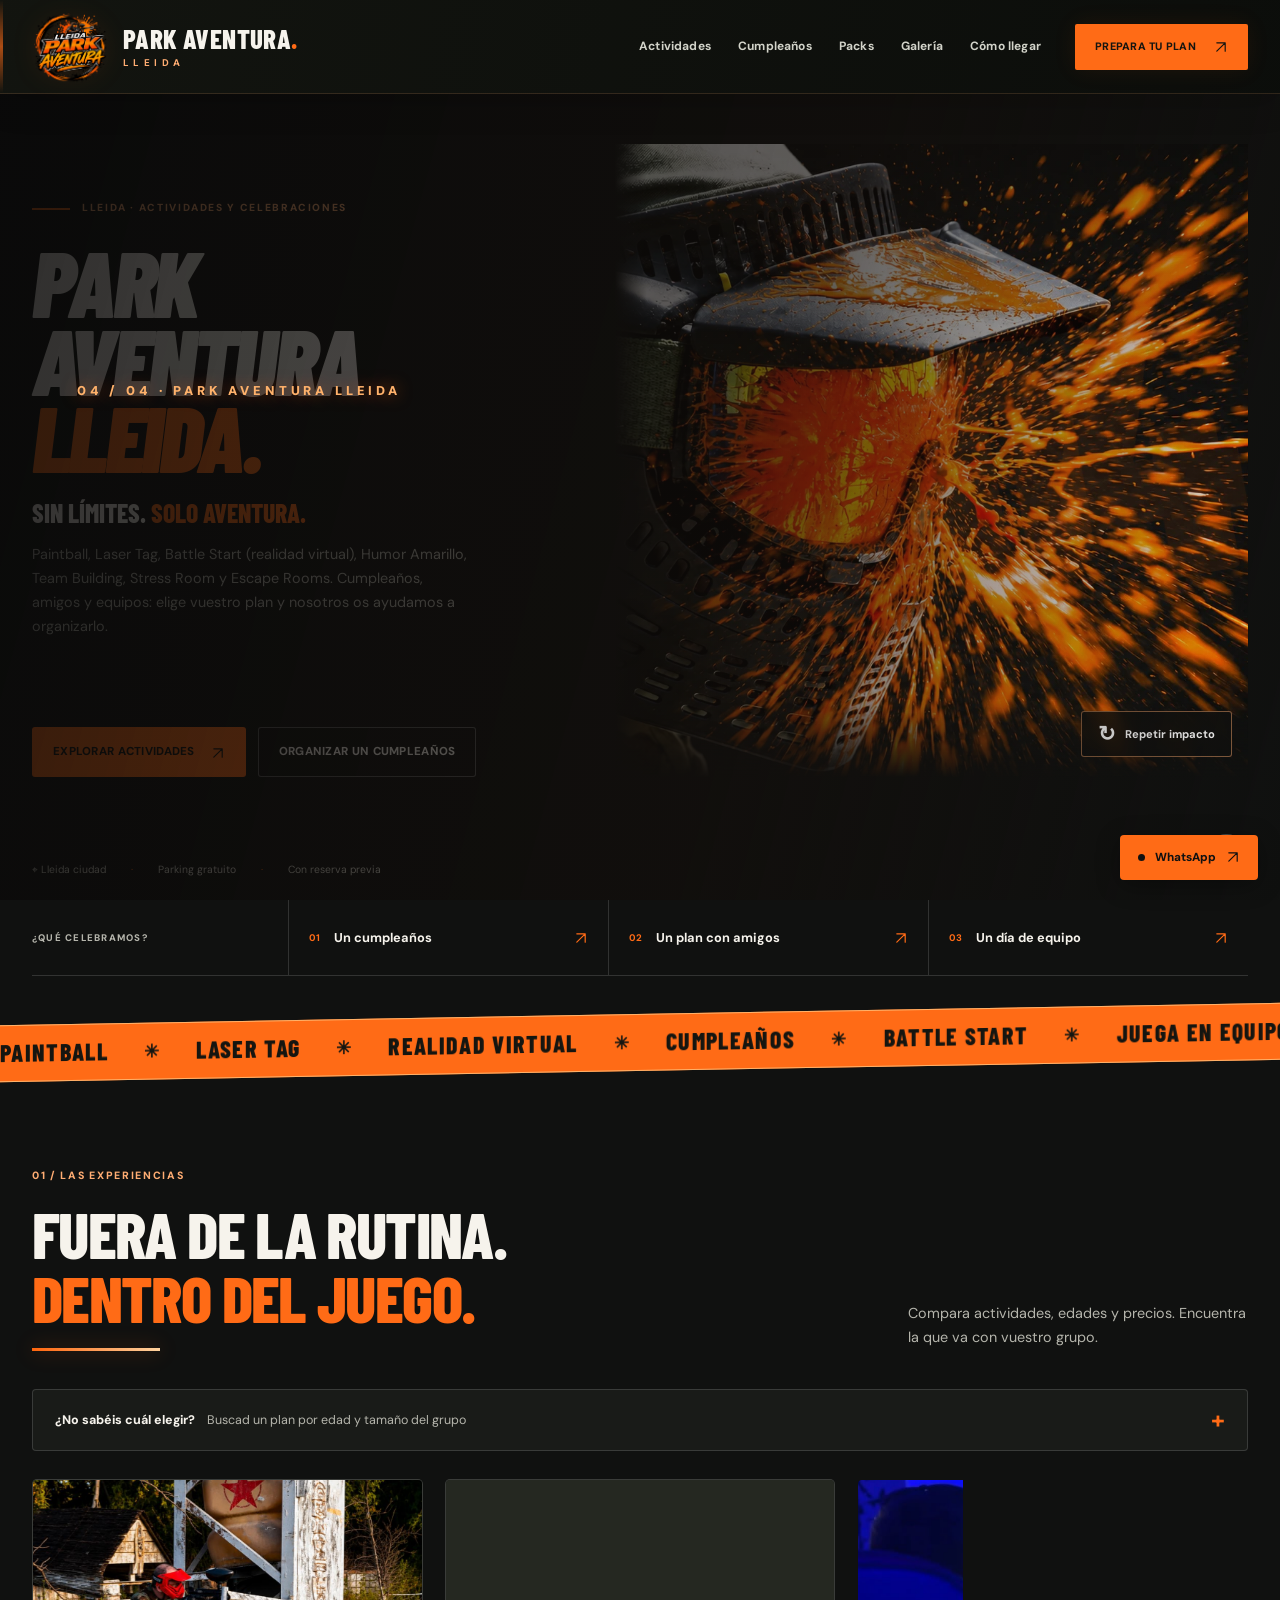
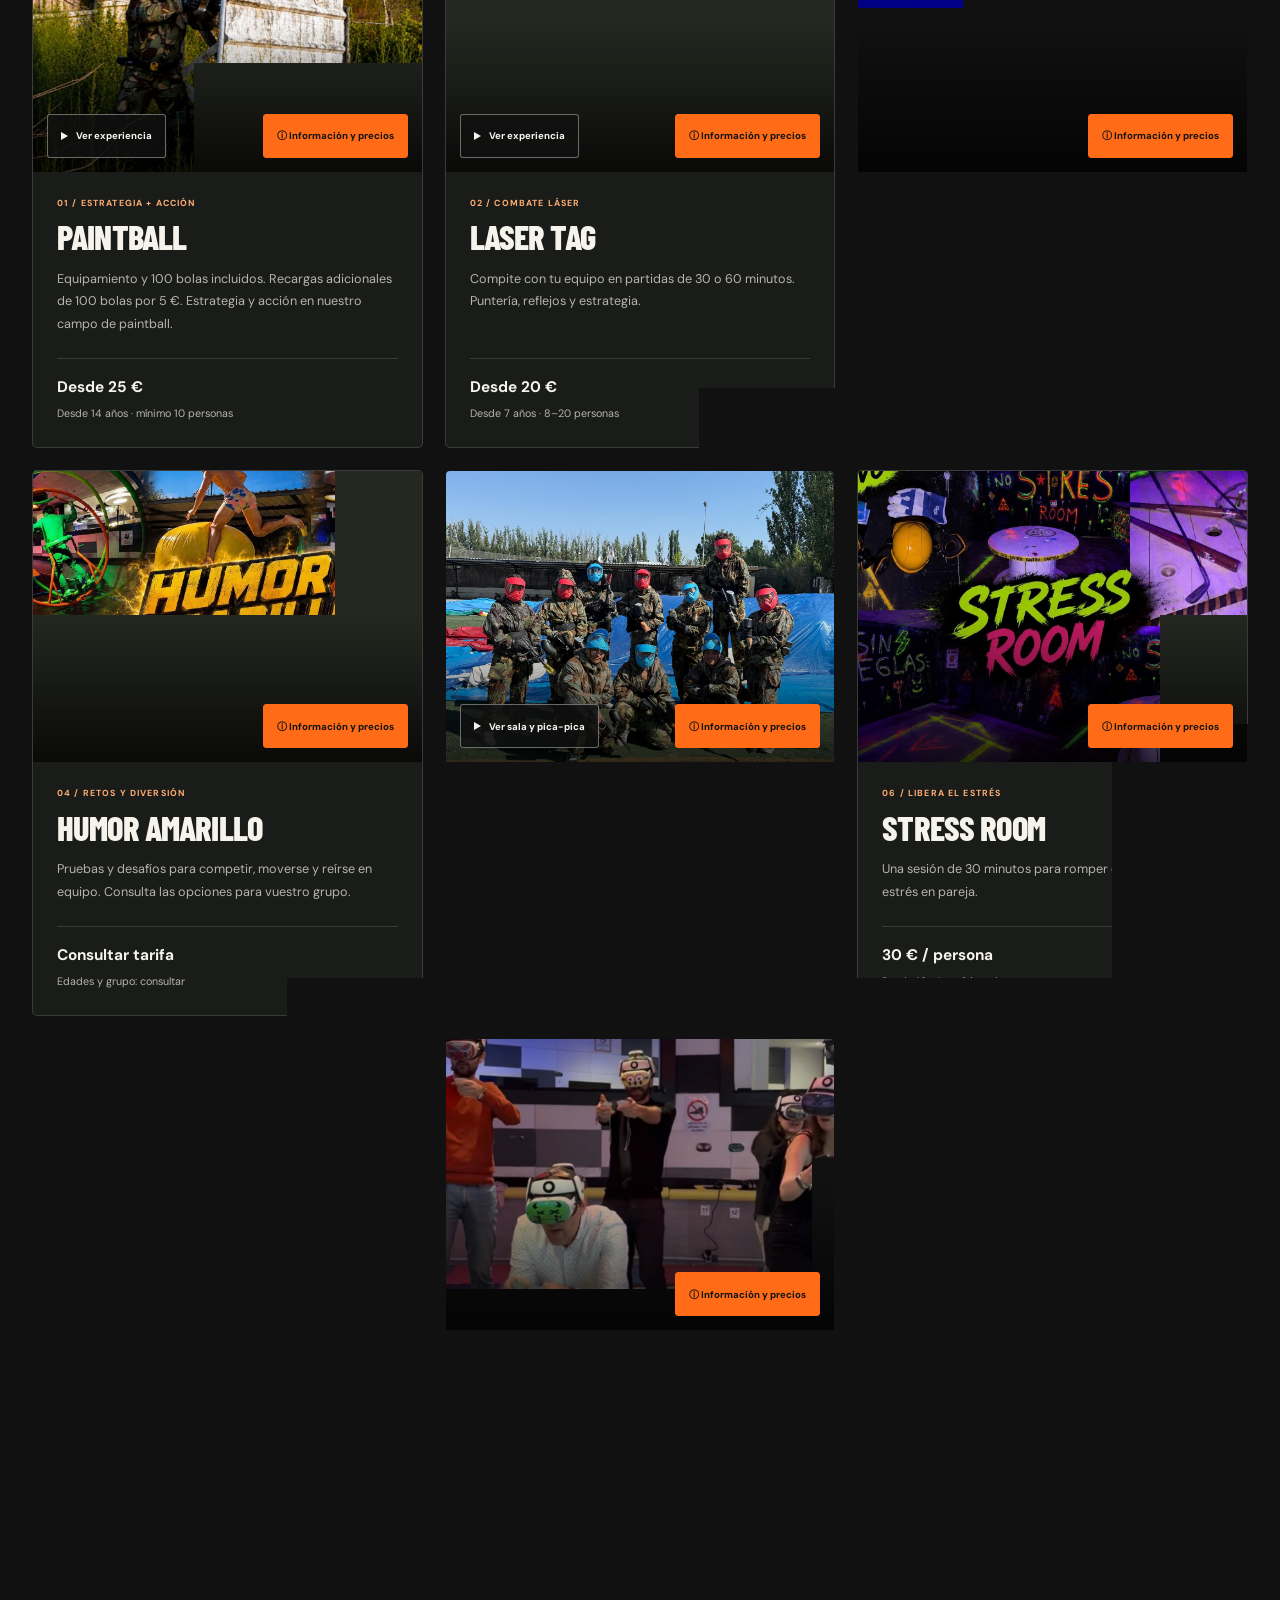
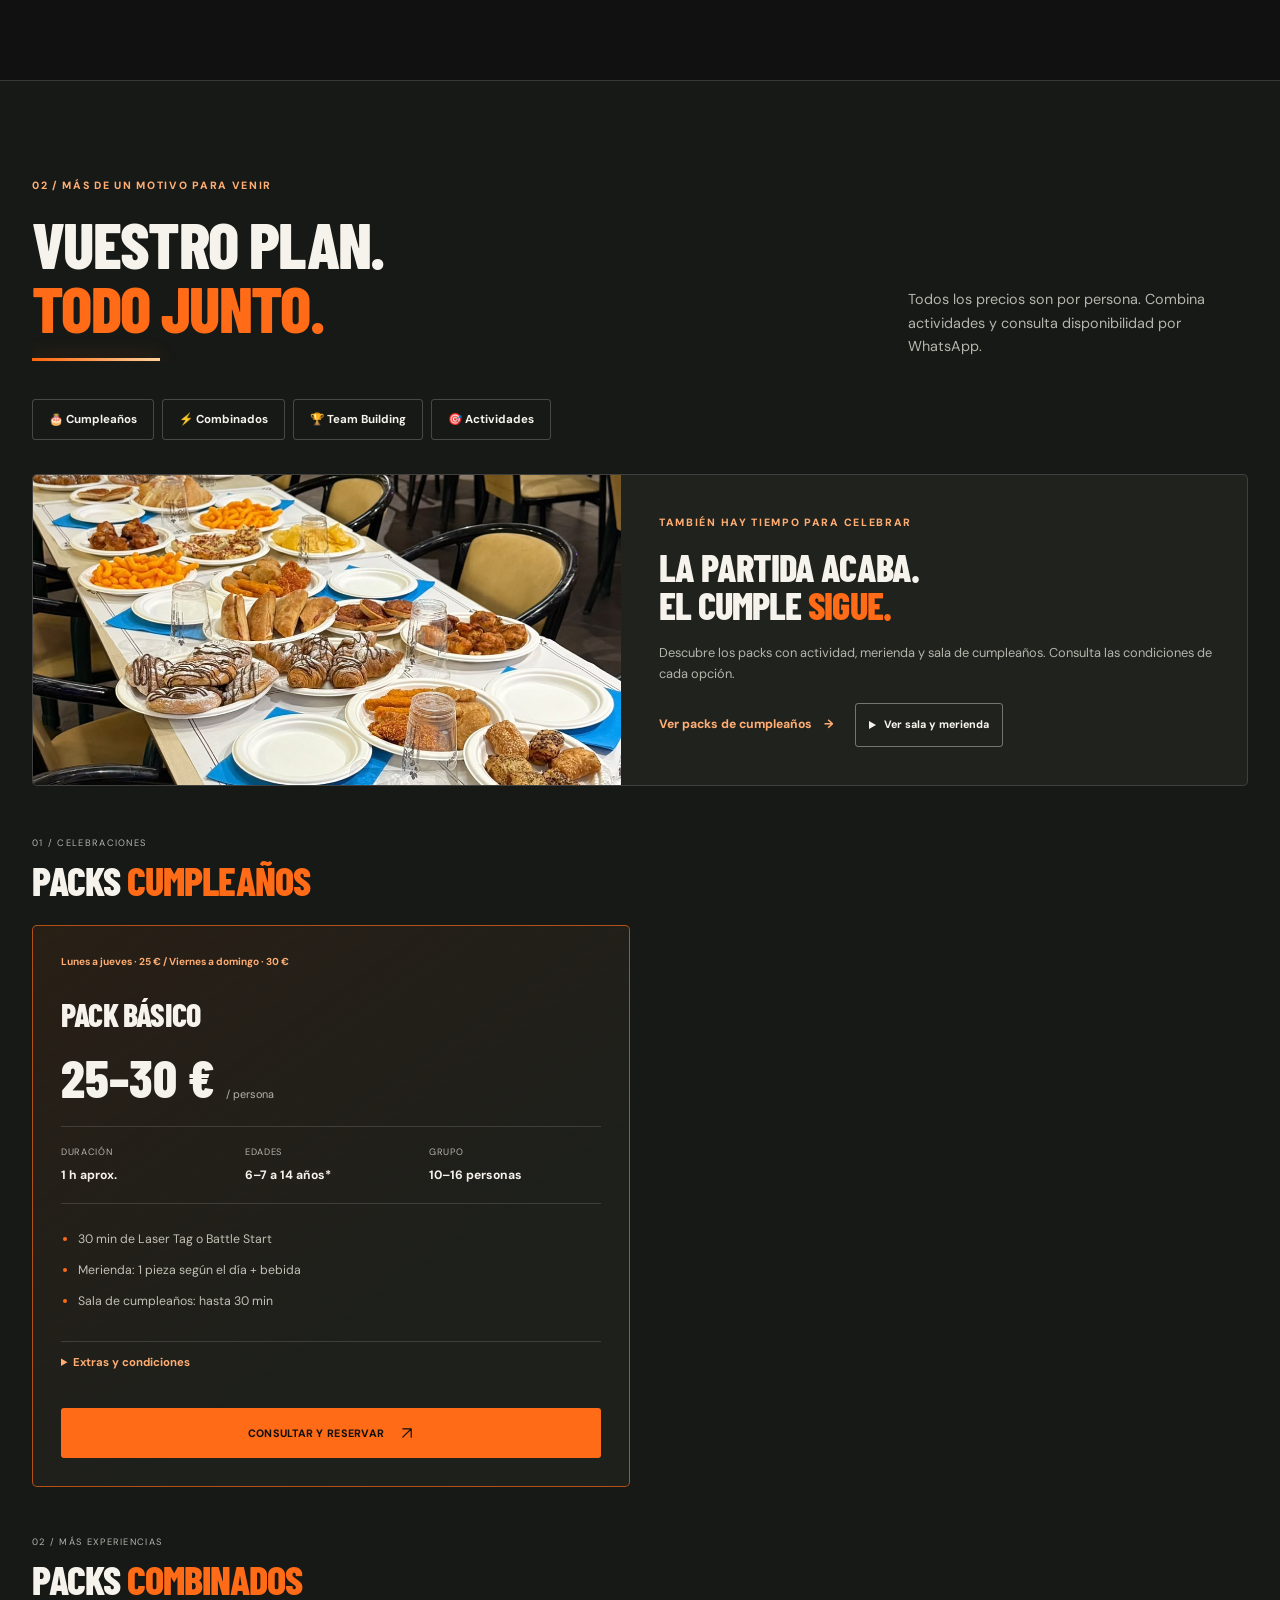
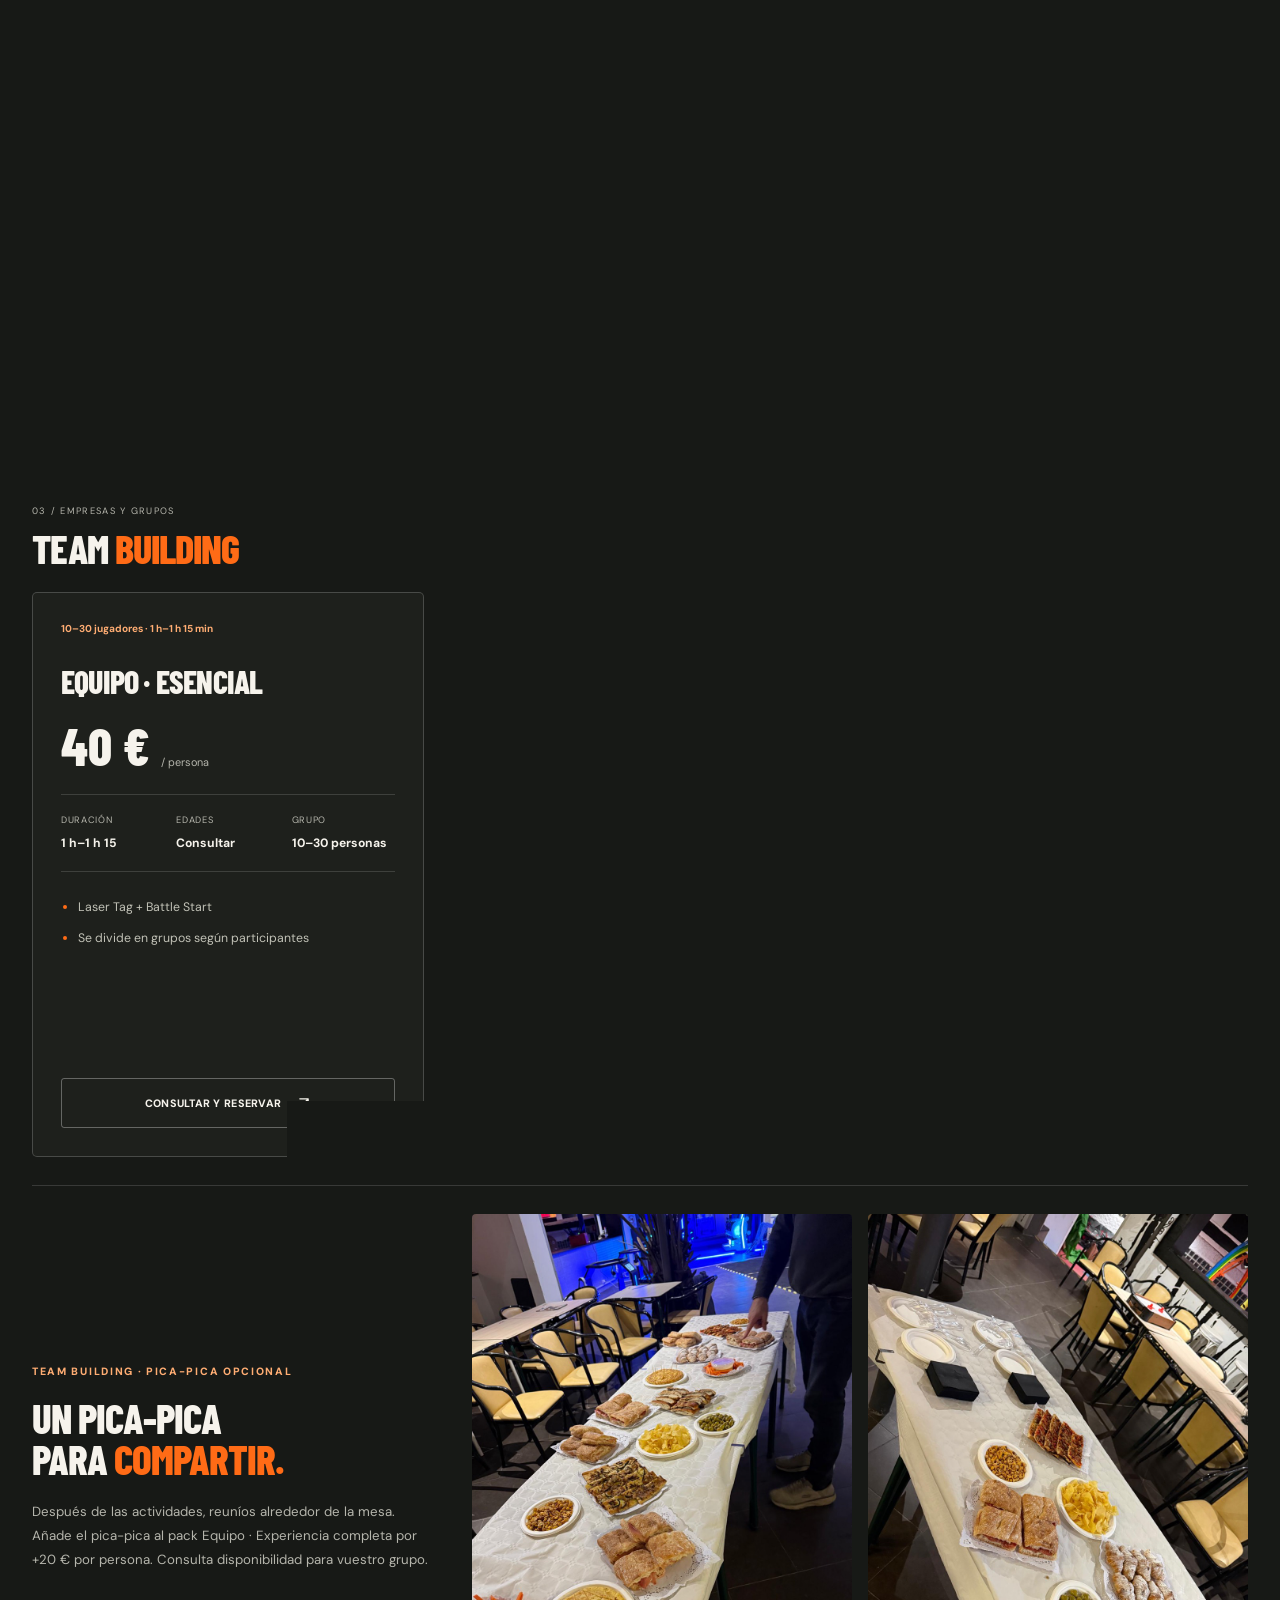
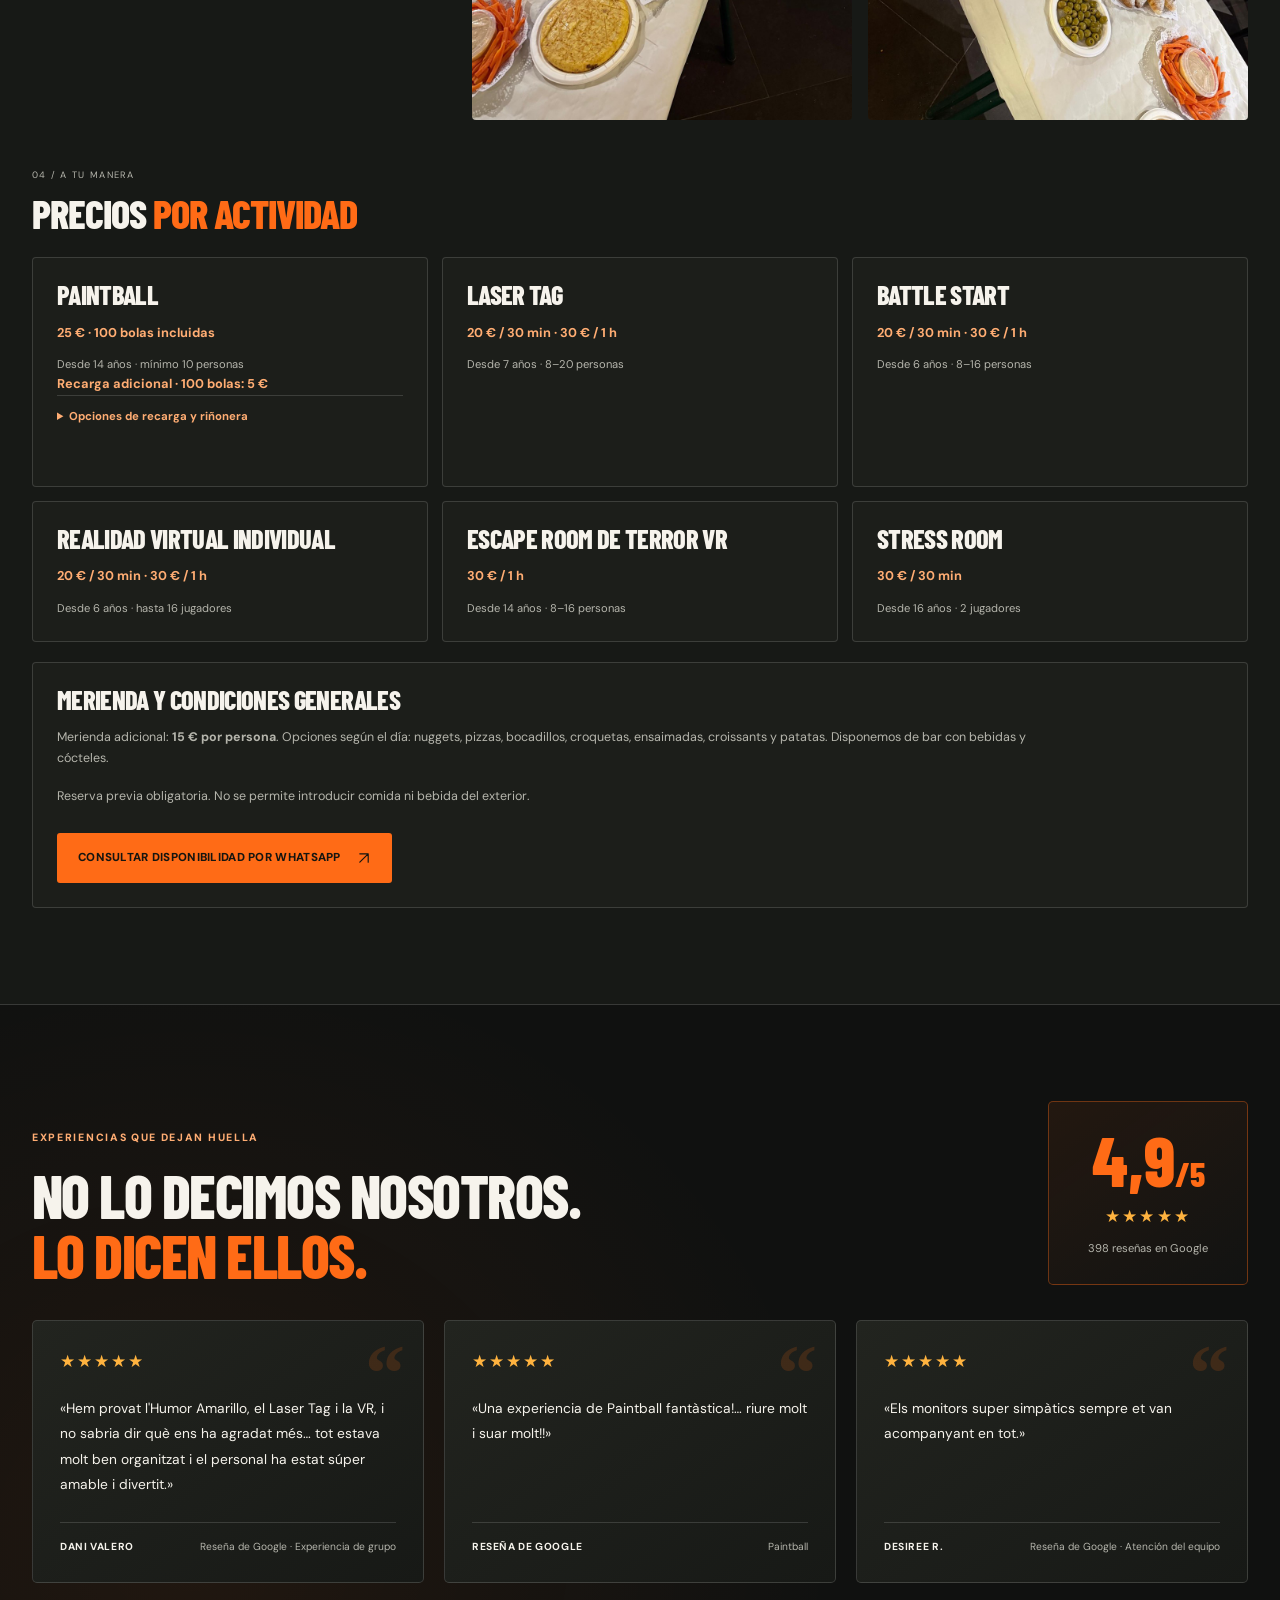
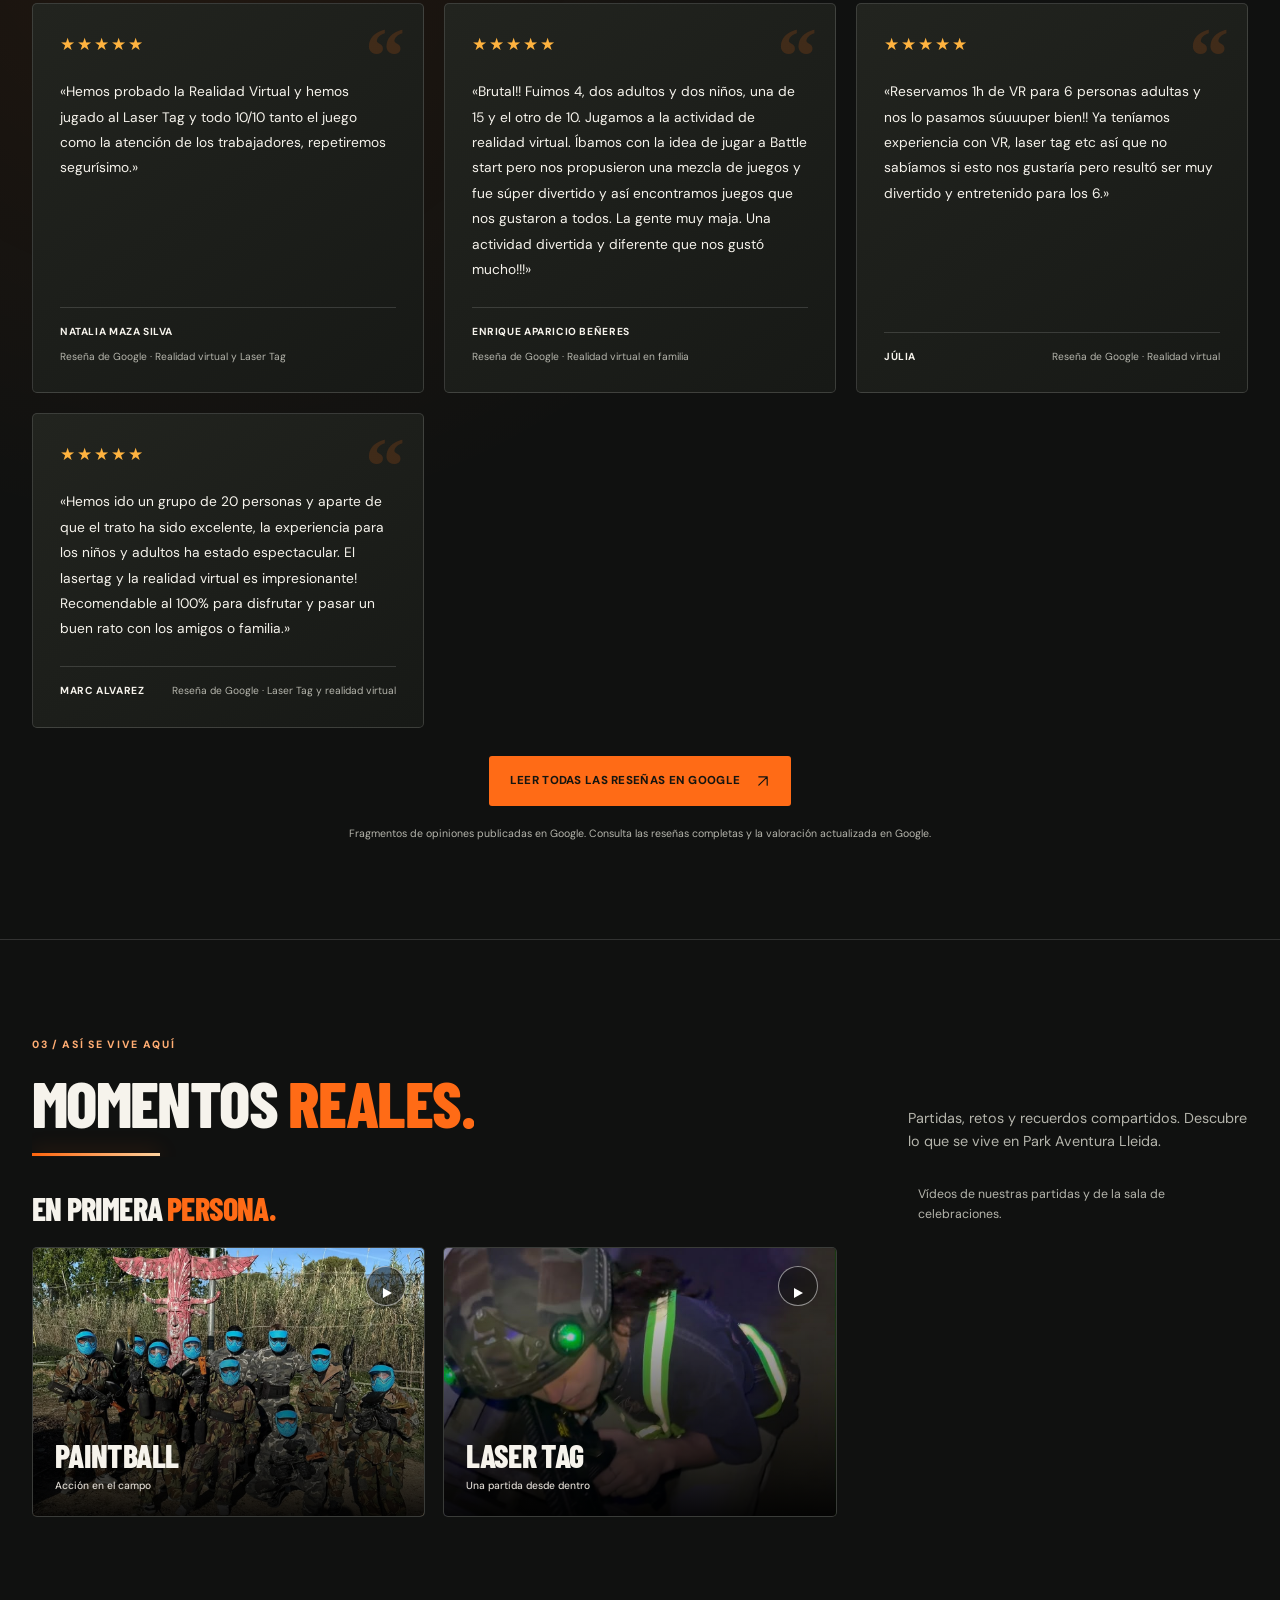
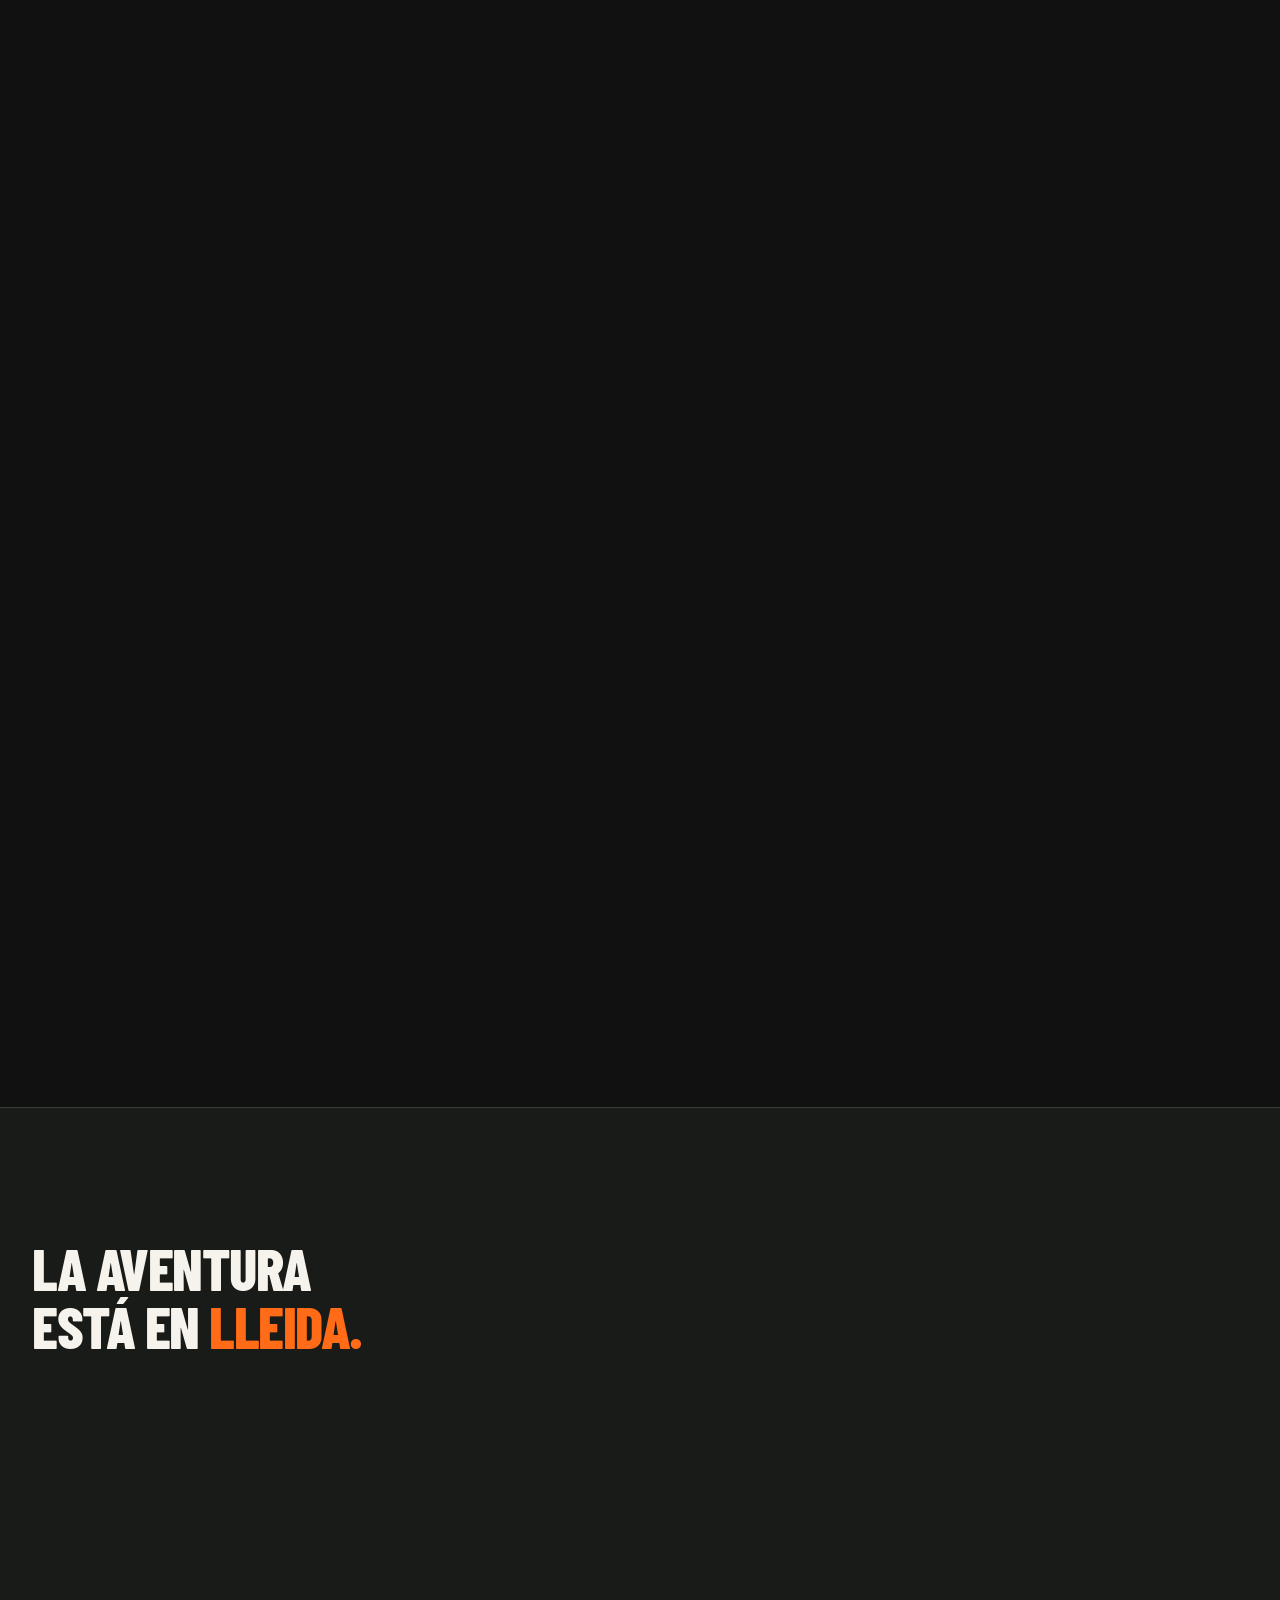
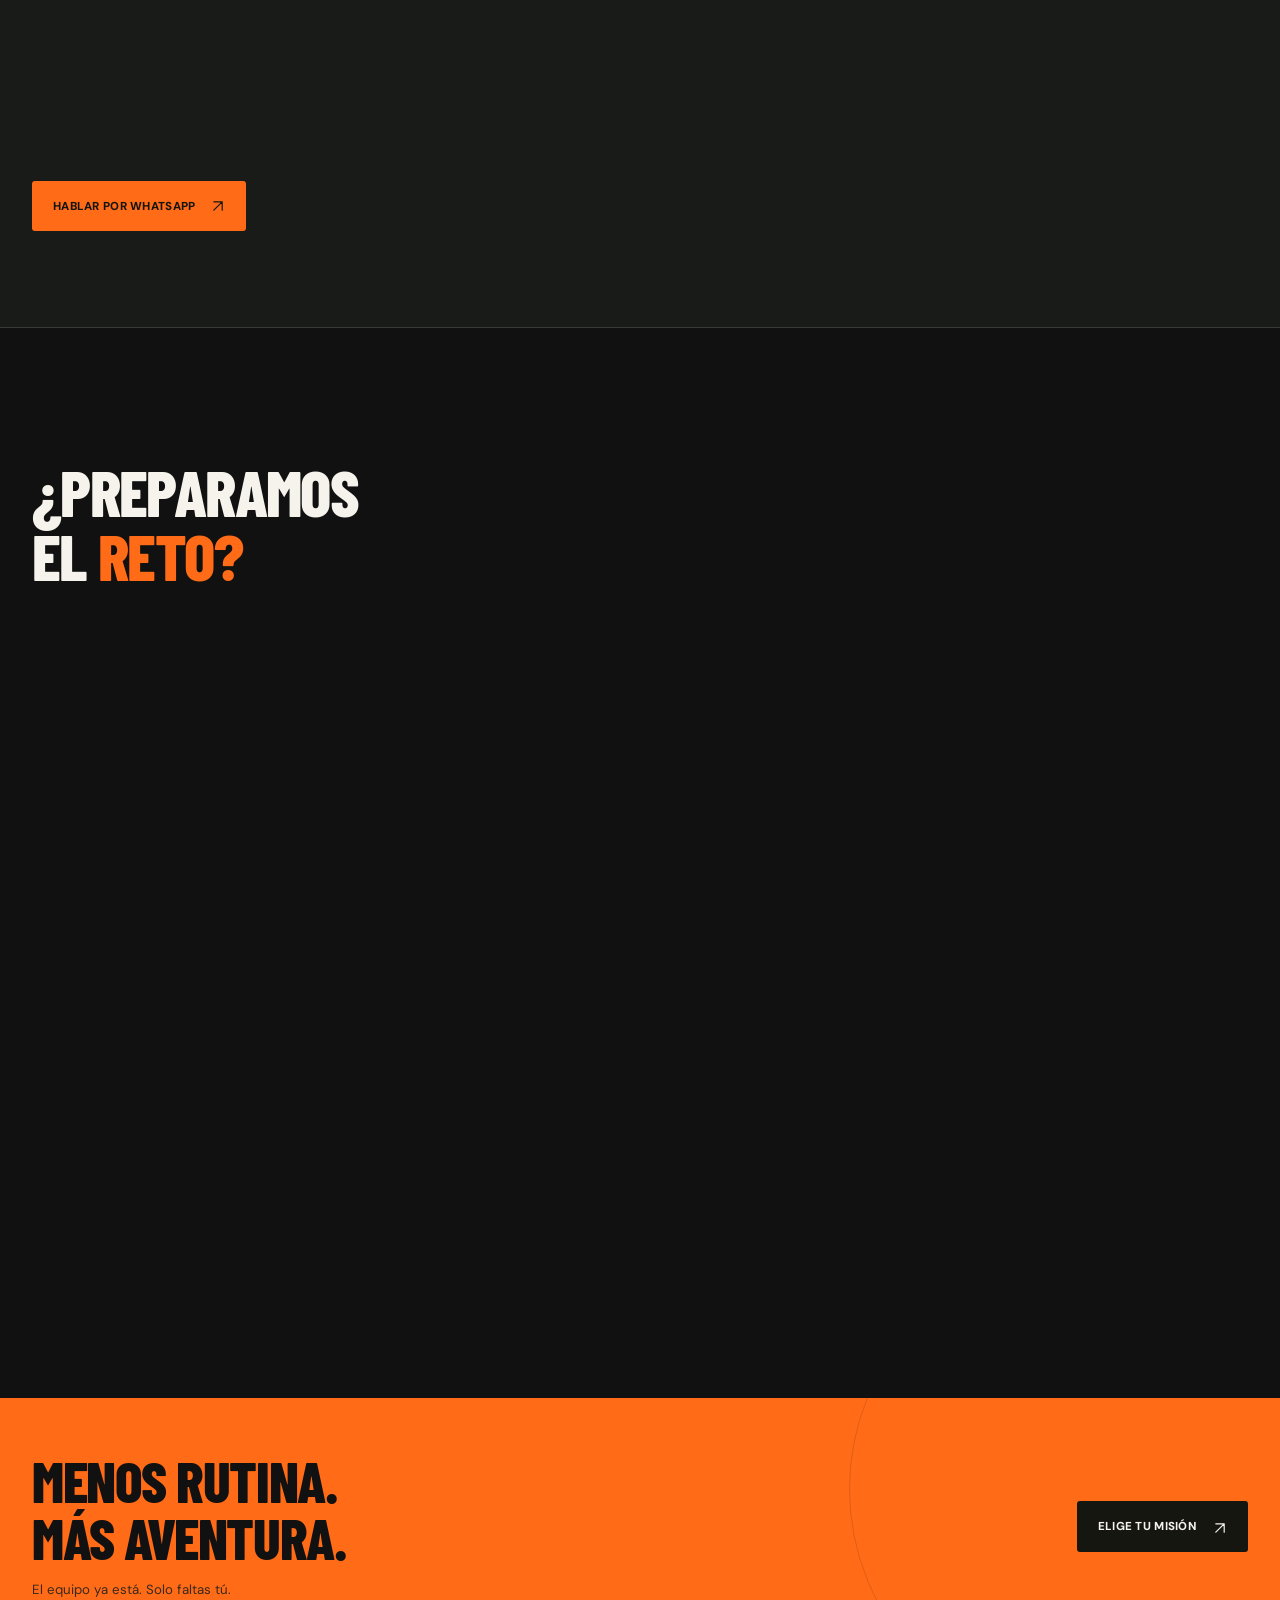
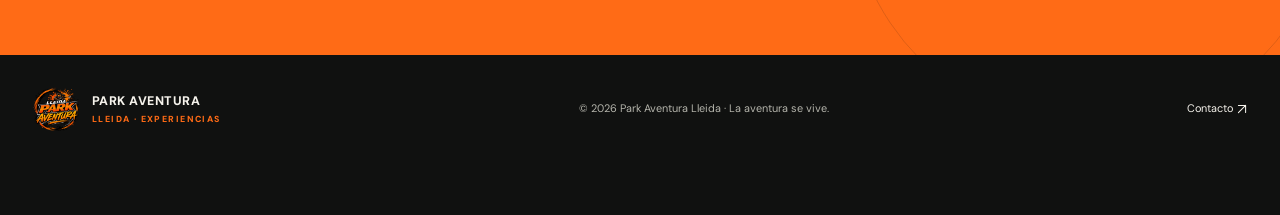
<file: index.html>
<!doctype html>
<html lang="es">
<head>
<meta charset="utf-8">
<meta name="viewport" content="width=device-width,initial-scale=1">
<meta name="theme-color" content="#101010">
<title>Park Aventura Lleida — Sin límites. Solo aventura.</title>
<meta name="description" content="Paintball, Laser Tag y realidad virtual en Lleida. Compara actividades y packs de cumpleaños desde 25 € por persona. Consulta edades, precios y reserva por WhatsApp.">
<meta property="og:title" content="Park Aventura Lleida — Sin límites. Solo aventura.">
<meta property="og:description" content="Acción, retos y experiencias para compartir en Lleida.">
<link rel="preconnect" href="https://fonts.googleapis.com">
<link rel="preconnect" href="https://fonts.gstatic.com" crossorigin>
<link href="https://fonts.googleapis.com/css2?family=Barlow+Condensed:wght@500;600;700;800;900&family=DM+Sans:wght@400;500;600;700;800&display=swap" rel="stylesheet">

<script src="/activity-catalog.js?v=4" defer></script>
<script src="/interactive.js?v=8" defer></script>
<script src="/booking-planner.js?v=7" defer></script>
<script src="/adventure-finder.js?v=7" defer></script>

<link rel="stylesheet" href="/adventure-finder.css?v=4">
<link rel="stylesheet" href="/booking-planner.css?v=4">
<link rel="stylesheet" href="/home.css?v=9">
<link rel="stylesheet" href="/scroll-effects.css?v=5">
<link rel="stylesheet" href="/experience-motion.css?v=5">
<link rel="stylesheet" href="/cinematic.css?v=5">
<script src="/scroll-effects.js?v=7" defer></script>
<script src="/experience-motion.js?v=5" defer></script>
<script src="/cinematic.js?v=5" defer></script>
<link rel="preload" as="image" href="/assets/paintball-impact.webp">
<link rel="stylesheet" href="/paintball-hero.css?v=2">
<script src="/paintball-hero.js?v=2" defer></script>
</head>
<body>
<a class="skip-link" href="#misiones">Saltar al contenido</a>
<div class="topline" id="scrollProgress" aria-hidden="true"></div><div class="cursor-glow" id="cursorGlow" aria-hidden="true"></div>
<header class="nav"><div class="wrap navin">
<a class="brand header-brand" href="#inicio" aria-label="Park Aventura Lleida, inicio"><img class="header-logo" src="/logo-park-aventura.png" width="76" height="76" alt="" fetchpriority="high"><span class="header-wordmark"><strong>PARK AVENTURA<span class="brand-period">.</span></strong><span class="header-location">LLEIDA</span></span></a>
<button class="menu" id="menu" aria-label="Abrir menú" aria-expanded="false">☰</button>
<nav class="links" id="links" aria-label="Navegación principal"><a href="#misiones">Actividades</a><a href="#packs-cumple">Cumpleaños</a><a href="#packs">Packs</a><a href="#galeria">Galería</a><a href="#ubicacion">Cómo llegar</a><a class="btn primary header-reserve" href="#reservar">Prepara tu plan <svg class="icon-arrow" viewBox="0 0 20 20" width="16" height="16" fill="none" aria-hidden="true" focusable="false"><path d="M4 16 16 4M4 4h12v12" stroke="currentColor" stroke-width="1.7" stroke-linecap="round" stroke-linejoin="round"/></svg></a></nav>
</div></header>
<main>

<section class="chapter impact-hero" id="inicio" data-chapter-page="0">
<div class="chapter-inner impact-layout">
<div class="impact-copy"><span class="chapter-label">LLEIDA · ACTIVIDADES Y CELEBRACIONES</span><h1>PARK <br>AVENTURA<br><span class="orange">LLEIDA.</span></h1><p class="hero-slogan">SIN LÍMITES. <span class="orange">SOLO AVENTURA.</span></p><p>Paintball, Laser Tag, Battle Start (realidad virtual), Humor Amarillo, Team Building, Stress Room y Escape Rooms. Cumpleaños, amigos y equipos: elige vuestro plan y nosotros os ayudamos a organizarlo.</p></div>
<div class="impact-scene" id="paintballScene">
<div class="impact-photo impact-after" role="img" aria-label="Impacto de paintball con salpicadura de pintura naranja"></div>
<video class="impact-video" id="paintballImpactVideo" muted playsinline preload="auto" disablepictureinpicture aria-hidden="true"><source src="/assets/paintball-impact.mp4" type="video/mp4"></video>
<button type="button" class="impact-replay" id="paintballReplay" aria-label="Reproducir impacto de paintball"><span aria-hidden="true">↻</span> <span class="impact-button-label">Repetir impacto</span></button>
</div><div class="chapter-actions"><a class="btn primary" href="#misiones">Explorar actividades <span class="arrow" aria-hidden="true"><svg class="icon-arrow" viewBox="0 0 20 20" width="16" height="16" fill="none" aria-hidden="true" focusable="false"><path d="M4 16 16 4M4 4h12v12" stroke="currentColor" stroke-width="1.7" stroke-linecap="round" stroke-linejoin="round"/></svg></span></a><a class="btn ghost" href="#packs-cumple">Organizar un cumpleaños</a></div>
</div>
<div class="hero-facts"><span>⌖ Lleida ciudad</span><span>Parking gratuito</span><span>Con reserva previa</span></div><a class="hero-scroll" href="#misiones" aria-label="Explorar las actividades">↓</a>
</section>
<nav class="plan-shortcuts wrap" aria-label="Encuentra tu tipo de plan">
<span class="shortcut-label">¿QUÉ CELEBRAMOS?</span>
<a href="#packs-cumple"><span>01</span> Un cumpleaños <b aria-hidden="true"><svg class="icon-arrow" viewBox="0 0 20 20" width="16" height="16" fill="none" aria-hidden="true" focusable="false"><path d="M4 16 16 4M4 4h12v12" stroke="currentColor" stroke-width="1.7" stroke-linecap="round" stroke-linejoin="round"/></svg></b></a>
<a href="#packs-combinados"><span>02</span> Un plan con amigos <b aria-hidden="true"><svg class="icon-arrow" viewBox="0 0 20 20" width="16" height="16" fill="none" aria-hidden="true" focusable="false"><path d="M4 16 16 4M4 4h12v12" stroke="currentColor" stroke-width="1.7" stroke-linecap="round" stroke-linejoin="round"/></svg></b></a>
<a href="#packs-empresas"><span>03</span> Un día de equipo <b aria-hidden="true"><svg class="icon-arrow" viewBox="0 0 20 20" width="16" height="16" fill="none" aria-hidden="true" focusable="false"><path d="M4 16 16 4M4 4h12v12" stroke="currentColor" stroke-width="1.7" stroke-linecap="round" stroke-linejoin="round"/></svg></b></a>
</nav>


<div class="adventure-ticker" aria-hidden="true"><div class="adventure-ticker-track"><div class="ticker-group"><span>PAINTBALL<i>✳</i></span><span>LASER TAG<i>✳</i></span><span>REALIDAD VIRTUAL<i>✳</i></span><span>CUMPLEAÑOS<i>✳</i></span><span>BATTLE START<i>✳</i></span><span>JUEGA EN EQUIPO<i>✳</i></span></div><div class="ticker-group"><span>PAINTBALL<i>✳</i></span><span>LASER TAG<i>✳</i></span><span>REALIDAD VIRTUAL<i>✳</i></span><span>CUMPLEAÑOS<i>✳</i></span><span>BATTLE START<i>✳</i></span><span>JUEGA EN EQUIPO<i>✳</i></span></div></div></div>

<section class="section" id="misiones" data-chapter-page="1"><div class="wrap mission-layout"><div class="section-heading"><div><span class="eyebrow">01 / Las experiencias</span><h2>FUERA DE LA RUTINA.<br><span class="orange">DENTRO DEL JUEGO.</span></h2></div><p>Compara actividades, edades y precios. Encuentra la que va con vuestro grupo.</p></div>
<details class="finder-disclosure"><summary><span>¿No sabéis cuál elegir?</span> Buscad un plan por edad y tamaño del grupo <b aria-hidden="true">+</b></summary><div id="planFinderHost"></div></details>
<div class="mission-list">
<article class="mission-card reveal" id="detalle-paintball"><div class="mission-info" data-num="01"><span class="mission-type">01 / Estrategia + acción</span><h3>Paintball</h3><p>Equipamiento y 100 bolas incluidos. Recargas adicionales de 100 bolas por 5 €. Estrategia y acción en nuestro campo de paintball.</p><div class="activity-facts"><strong>Desde 25 €</strong><span>Desde 14 años · mínimo 10 personas</span></div></div><div class="mission-photo"><img loading="lazy" decoding="async" src="/PHOTO-2026-11-07-14-44-31.jpg" style="object-position:42% 50%" alt="Jugador de Paintball entre los refugios del campo"><button class="video-trigger" type="button" data-video-title="Paintball" aria-label="Ver vídeo de Paintball"><span class="play-icon">▶</span><span>Ver experiencia</span></button><button class="info-trigger" type="button" data-activity-info="paintball">ⓘ Información y precios</button></div></article>
<article class="mission-card reveal d1" id="detalle-laser"><div class="mission-info" data-num="02"><span class="mission-type">02 / Combate láser</span><h3>Laser Tag</h3><p>Compite con tu equipo en partidas de 30 o 60 minutos. Puntería, reflejos y estrategia.</p><div class="activity-facts"><strong>Desde 20 €</strong><span>Desde 7 años · 8–20 personas</span></div></div><div class="mission-photo"><img loading="lazy" decoding="async" src="/PHOTO-2026-11-07-14-41-48.jpg" style="object-position:50% 40%" alt="Jugador de Laser Tag junto a un obstáculo"><button class="video-trigger" type="button" data-video-title="Laser Tag" aria-label="Ver vídeo de Laser Tag"><span class="play-icon">▶</span><span>Ver experiencia</span></button><button class="info-trigger" type="button" data-activity-info="laser">ⓘ Información y precios</button></div></article>
<article class="mission-card reveal d2" id="detalle-vr"><div class="mission-info" data-num="03"><span class="mission-type">03 / Otra realidad</span><h3>Realidad virtual</h3><p>Simuladores de conducción, vuelo, boxeo y otros mundos. Sesiones de 30 o 60 minutos.</p><div class="activity-facts"><strong>Desde 20 €</strong><span>Desde 6 años · hasta 16 jugadores</span></div></div><div class="mission-photo"><img loading="lazy" decoding="async" src="/PHOTO-2026-11-07-14-41-48%20%282%29.jpg" style="object-position:50% 38%" alt="Experiencia con el simulador de Fórmula 1"><button class="info-trigger" type="button" data-activity-info="vr">ⓘ Información y precios</button></div></article>
<article class="mission-card reveal" id="detalle-humor"><div class="mission-info" data-num="04"><span class="mission-type">04 / Retos y diversión</span><h3>Humor Amarillo</h3><p>Pruebas y desafíos para competir, moverse y reírse en equipo. Consulta las opciones para vuestro grupo.</p><div class="activity-facts"><strong>Consultar tarifa</strong><span>Edades y grupo: consultar</span></div></div><div class="mission-photo"><img loading="lazy" src="/68a72b4f-8c0d-4ac8-a0e1-678f77be4cb8.jpeg" alt="Pruebas y retos de Humor Amarillo"><button class="info-trigger" type="button" data-activity-info="humor">ⓘ Información y precios</button></div></article>
<article class="mission-card reveal d1" id="detalle-team"><div class="mission-info" data-num="05"><span class="mission-type">05 / Plan de equipo</span><h3>Team Building</h3><p>Combina láser y realidad virtual en una jornada de equipo. Packs de 1 a 3 horas.</p><div class="activity-facts"><strong>Desde 40 €</strong><span>10–45 personas · según pack</span></div></div><div class="mission-photo"><img loading="lazy" src="/PHOTO-2026-11-07-14-44-30%20%283%29.jpg" alt="Grupo de participantes preparado en el campo de paintball"><button class="video-trigger" type="button" data-video-title="Sala y merienda" data-video-pack="Team Building 03" aria-label="Ver vídeo de la sala y el pica-pica de Team Building"><span class="play-icon" aria-hidden="true">▶</span><span>Ver sala y pica-pica</span></button><button class="info-trigger" type="button" data-activity-info="team">ⓘ Información y precios</button></div></article>
<article class="mission-card reveal d2" id="detalle-stress"><div class="mission-info" data-num="06"><span class="mission-type">06 / Libera el estrés</span><h3>Stress Room</h3><p>Una sesión de 30 minutos para romper objetos y liberar estrés en pareja.</p><div class="activity-facts"><strong>30 € / persona</strong><span>Desde 16 años · 2 jugadores</span></div></div><div class="mission-photo"><img loading="lazy" src="/71c502fc-5d83-4906-82e7-ec57e4964306.jpeg" alt="Sala Stress Room de Park Aventura Lleida"><button class="info-trigger" type="button" data-activity-info="stress">ⓘ Información y precios</button></div></article>
<article class="mission-card reveal d3" id="detalle-battle"><div class="mission-info" data-num="07"><span class="mission-type">07 / Acción y estrategia</span><h3>Battle Start</h3><p>Realidad virtual multijugador: misiones, competición y coordinación con todo tu equipo.</p><div class="activity-facts"><strong>Desde 20 €</strong><span>Desde 6 años · 8–16 personas</span></div></div><div class="mission-photo"><img loading="lazy" decoding="async" src="/PHOTO-2026-11-07-14-41-48%20%281%29.jpg" style="object-position:50% 54%" alt="Partida de realidad virtual multijugador en Park Aventura Lleida"><button class="info-trigger" type="button" data-activity-info="battle">ⓘ Información y precios</button></div></article>
</div></div></section>
<section class="section packs-section" id="packs"><div class="wrap"><div class="section-heading reveal"><div><span class="eyebrow">02 / Más de un motivo para venir</span><h2>VUESTRO PLAN.<br><span class="orange">TODO JUNTO.</span></h2></div><p>Todos los precios son por persona. Combina actividades y consulta disponibilidad por WhatsApp.</p></div>
<div class="pack-navigation" aria-label="Categorías de packs"><a href="#packs-cumple">🎂 Cumpleaños</a><a href="#packs-combinados">⚡ Combinados</a><a href="#packs-empresas">🏆 Team Building</a><a href="#packs-actividades">🎯 Actividades</a></div><div class="celebration-photo"><img src="/PHOTO-2026-11-07-14-45-28.jpg" loading="lazy" decoding="async" alt="Sala con la mesa y la merienda preparadas para una celebración"><div><span class="eyebrow">También hay tiempo para celebrar</span><h3>LA PARTIDA ACABA.<br>EL CUMPLE <span class="orange">SIGUE.</span></h3><p>Descubre los packs con actividad, merienda y sala de cumpleaños. Consulta las condiciones de cada opción.</p><div class="celebration-actions"><a class="text-link" href="#packs-cumple">Ver packs de cumpleaños <span aria-hidden="true">→</span></a><button class="video-trigger celebration-video" type="button" data-video-title="Sala y merienda" aria-label="Ver vídeo de la sala y la merienda"><span class="play-icon" aria-hidden="true">▶</span><span>Ver sala y merienda</span></button></div></div></div><div class="pack-category" id="packs-cumple"><div class="category-kicker">01 / Celebraciones</div><h3 style="margin:0 0 24px">PACKS <span class="orange">CUMPLEAÑOS</span></h3><div class="packs">
<article class="pack featured reveal"><span class="pack-tag">Lunes a jueves · 25 € / Viernes a domingo · 30 €</span><h3>Pack Básico</h3><div class="pack-price">25–30 € <small>/ persona</small></div><dl class="pack-facts"><div><dt>Duración</dt><dd>1 h aprox.</dd></div><div><dt>Edades</dt><dd>6–7 a 14 años*</dd></div><div><dt>Grupo</dt><dd>10–16 personas</dd></div></dl><ul><li>30 min de Laser Tag o Battle Start</li><li>Merienda: 1 pieza según el día + bebida</li><li>Sala de cumpleaños: hasta 30 min</li></ul><details class="pack-extras"><summary>Extras y condiciones</summary><p>30 min adicionales de sala: +5 € por niño. *La edad mínima depende de la actividad: Battle Start desde 6 años y Laser Tag desde 7 años.</p></details><a class="btn choose" data-pack="Pack Básico" href="#reservar">Consultar y reservar <svg class="icon-arrow" viewBox="0 0 20 20" width="16" height="16" fill="none" aria-hidden="true" focusable="false"><path d="M4 16 16 4M4 4h12v12" stroke="currentColor" stroke-width="1.7" stroke-linecap="round" stroke-linejoin="round"/></svg></a></article>
<article class="pack reveal"><span class="pack-tag">Viernes a domingo</span><h3>Pack Completo</h3><div class="pack-price">45 € <small>/ persona</small></div><dl class="pack-facts"><div><dt>Duración</dt><dd>1 h 30–2 h</dd></div><div><dt>Edades</dt><dd>6–7 a 14 años*</dd></div><div><dt>Grupo</dt><dd>Desde 8 personas</dd></div></dl><ul><li>30 min Laser Tag + 30 min Battle Start</li><li>Merienda abundante: pizzas, nuggets, bollería, patatas, tortilla, tarta y bebida</li><li>Sala de cumpleaños: 30 min</li></ul><details class="pack-extras"><summary>Extras y condiciones</summary><p>Extras sujetos a disponibilidad: fútbol hinchable, toro mecánico, futbolín, billar, golf y karaoke. *La edad mínima depende de la actividad: Battle Start desde 6 años y Laser Tag desde 7 años; confirma la opción adecuada para tu grupo.</p></details><a class="btn ghost choose" data-pack="Pack Completo" href="#reservar">Consultar y reservar <svg class="icon-arrow" viewBox="0 0 20 20" width="16" height="16" fill="none" aria-hidden="true" focusable="false"><path d="M4 16 16 4M4 4h12v12" stroke="currentColor" stroke-width="1.7" stroke-linecap="round" stroke-linejoin="round"/></svg></a></article>
</div></div><div class="pack-category" id="packs-combinados"><div class="category-kicker">02 / Más experiencias</div><h3 style="margin:0 0 24px">PACKS <span class="orange">COMBINADOS</span></h3><div class="packs">
<article class="pack reveal"><span class="pack-tag">1 h–1 h 15 min</span><h3>Láser + Battle · Esencial</h3><div class="pack-price">40 € <small>/ persona</small></div><dl class="pack-facts"><div><dt>Duración</dt><dd>1 h–1 h 15</dd></div><div><dt>Edades</dt><dd>Consultar</dd></div><div><dt>Grupo</dt><dd>Consultar grupo</dd></div></dl><ul><li>Laser Tag + Battle Start</li></ul><a class="btn ghost choose" data-pack="Pack 1" href="#reservar">Consultar y reservar <svg class="icon-arrow" viewBox="0 0 20 20" width="16" height="16" fill="none" aria-hidden="true" focusable="false"><path d="M4 16 16 4M4 4h12v12" stroke="currentColor" stroke-width="1.7" stroke-linecap="round" stroke-linejoin="round"/></svg></a></article>
<article class="pack reveal"><span class="pack-tag">2 horas</span><h3>Láser + Battle · 2 horas</h3><div class="pack-price">50 € <small>/ persona</small></div><dl class="pack-facts"><div><dt>Duración</dt><dd>2 horas</dd></div><div><dt>Edades</dt><dd>Consultar</dd></div><div><dt>Grupo</dt><dd>Consultar grupo</dd></div></dl><ul><li>Laser Tag + Battle Start</li></ul><a class="btn ghost choose" data-pack="Pack 2" href="#reservar">Consultar y reservar <svg class="icon-arrow" viewBox="0 0 20 20" width="16" height="16" fill="none" aria-hidden="true" focusable="false"><path d="M4 16 16 4M4 4h12v12" stroke="currentColor" stroke-width="1.7" stroke-linecap="round" stroke-linejoin="round"/></svg></a></article>
<article class="pack reveal"><span class="pack-tag">1 h 30 min</span><h3>Battle + Escape VR</h3><div class="pack-price">45 € <small>/ persona</small></div><dl class="pack-facts"><div><dt>Duración</dt><dd>1 h 30</dd></div><div><dt>Edades</dt><dd>Consultar</dd></div><div><dt>Grupo</dt><dd>Consultar grupo</dd></div></dl><ul><li>Battle Start + Escape Room de terror virtual</li></ul><a class="btn ghost choose" data-pack="Pack 3" href="#reservar">Consultar y reservar <svg class="icon-arrow" viewBox="0 0 20 20" width="16" height="16" fill="none" aria-hidden="true" focusable="false"><path d="M4 16 16 4M4 4h12v12" stroke="currentColor" stroke-width="1.7" stroke-linecap="round" stroke-linejoin="round"/></svg></a></article>
</div></div><div class="pack-category" id="packs-empresas"><div class="category-kicker">03 / Empresas y grupos</div><h3 style="margin:0 0 24px">TEAM <span class="orange">BUILDING</span></h3><div class="packs">
<article class="pack reveal"><span class="pack-tag">10–30 jugadores · 1 h–1 h 15 min</span><h3>Equipo · Esencial</h3><div class="pack-price">40 € <small>/ persona</small></div><dl class="pack-facts"><div><dt>Duración</dt><dd>1 h–1 h 15</dd></div><div><dt>Edades</dt><dd>Consultar</dd></div><div><dt>Grupo</dt><dd>10–30 personas</dd></div></dl><ul><li>Laser Tag + Battle Start</li><li>Se divide en grupos según participantes</li></ul><a class="btn ghost choose" data-pack="Team Building 01" href="#reservar">Consultar y reservar <svg class="icon-arrow" viewBox="0 0 20 20" width="16" height="16" fill="none" aria-hidden="true" focusable="false"><path d="M4 16 16 4M4 4h12v12" stroke="currentColor" stroke-width="1.7" stroke-linecap="round" stroke-linejoin="round"/></svg></a></article>
<article class="pack reveal"><span class="pack-tag">10–45 jugadores · 2 horas</span><h3>Equipo · 2 horas</h3><div class="pack-price">50 € <small>/ persona</small></div><dl class="pack-facts"><div><dt>Duración</dt><dd>2 horas</dd></div><div><dt>Edades</dt><dd>Consultar</dd></div><div><dt>Grupo</dt><dd>10–45 personas</dd></div></dl><ul><li>Battle Start + Laser Tag + Realidad Virtual</li><li>Se divide en grupos según participantes</li></ul><a class="btn ghost choose" data-pack="Team Building 02" href="#reservar">Consultar y reservar <svg class="icon-arrow" viewBox="0 0 20 20" width="16" height="16" fill="none" aria-hidden="true" focusable="false"><path d="M4 16 16 4M4 4h12v12" stroke="currentColor" stroke-width="1.7" stroke-linecap="round" stroke-linejoin="round"/></svg></a></article>
<article class="pack reveal"><span class="pack-tag">10–45 jugadores · 2 h 30 min–3 h</span><h3>Equipo · Experiencia completa</h3><div class="pack-price">60 € <small>/ persona</small></div><dl class="pack-facts"><div><dt>Duración</dt><dd>2 h 30–3 h</dd></div><div><dt>Edades</dt><dd>Consultar</dd></div><div><dt>Grupo</dt><dd>10–45 personas</dd></div></dl><ul><li>Battle Start + Laser Tag + Realidad Virtual</li><li>Se divide en grupos según participantes</li></ul><details class="pack-extras"><summary>Extras y condiciones</summary><p>Pica-pica opcional: +20 € por persona. Consulta disponibilidad para vuestro grupo.</p></details><a class="btn ghost choose" data-pack="Team Building 03" href="#reservar">Consultar y reservar <svg class="icon-arrow" viewBox="0 0 20 20" width="16" height="16" fill="none" aria-hidden="true" focusable="false"><path d="M4 16 16 4M4 4h12v12" stroke="currentColor" stroke-width="1.7" stroke-linecap="round" stroke-linejoin="round"/></svg></a></article>
</div>
<div class="team-meal" aria-labelledby="team-meal-title">
  <div class="team-meal-copy"><span class="eyebrow">Team Building · Pica-pica opcional</span><h4 id="team-meal-title">UN PICA-PICA<br>PARA <span class="orange">COMPARTIR.</span></h4><p>Después de las actividades, reuníos alrededor de la mesa. Añade el pica-pica al pack Equipo · Experiencia completa por +20 € por persona. Consulta disponibilidad para vuestro grupo.</p></div>
  <div class="team-meal-photos">
    <button type="button" class="home-gallery-item team-meal-photo" aria-label="Ampliar fotografía: mesa de pica-pica para Team Building"><img src="/assets/team-building-pica-pica-1.jpg" width="960" height="1280" loading="lazy" decoding="async" alt="Mesa de pica-pica con bocadillos, tortilla, cocas y aperitivos para Team Building"></button>
    <button type="button" class="home-gallery-item team-meal-photo" aria-label="Ampliar fotografía: aperitivos y sala para grupos"><img src="/assets/team-building-pica-pica-2.jpg" width="960" height="1280" loading="lazy" decoding="async" alt="Pica-pica con bocadillos, bollería, aceitunas y patatas preparado en la sala para grupos"></button>
  </div>
</div>
</div><div class="pack-category" id="packs-actividades"><div class="category-kicker">04 / A tu manera</div><h3 style="margin:0 0 24px">PRECIOS <span class="orange">POR ACTIVIDAD</span></h3><div class="prices">
<article class="pricebox"><h3>Paintball</h3><div class="price-row"><b>25 € · 100 bolas incluidas</b></div><p class="price-note">Desde 14 años · mínimo 10 personas</p><div class="price-row"><b>Recarga adicional · 100 bolas: 5 €</b></div><details class="pack-extras"><summary>Opciones de recarga y riñonera</summary><p>200 bolas en total: <b>30 €</b><br>300 bolas en total: <b>35 €</b><br>400 bolas en total (riñonera completa): <b>40 €</b></p></details></article><article class="pricebox"><h3>Laser Tag</h3><div class="price-row"><b>20 € / 30 min · 30 € / 1 h</b></div><p class="price-note">Desde 7 años · 8–20 personas</p></article><article class="pricebox"><h3>Battle Start</h3><div class="price-row"><b>20 € / 30 min · 30 € / 1 h</b></div><p class="price-note">Desde 6 años · 8–16 personas</p></article><article class="pricebox"><h3>Realidad virtual individual</h3><div class="price-row"><b>20 € / 30 min · 30 € / 1 h</b></div><p class="price-note">Desde 6 años · hasta 16 jugadores</p></article><article class="pricebox"><h3>Escape Room de terror VR</h3><div class="price-row"><b>30 € / 1 h</b></div><p class="price-note">Desde 14 años · 8–16 personas</p></article><article class="pricebox"><h3>Stress Room</h3><div class="price-row"><b>30 € / 30 min</b></div><p class="price-note">Desde 16 años · 2 jugadores</p></article>
</div><div class="pricebox" style="margin-top:20px"><h3>MERIENDA Y CONDICIONES GENERALES</h3><p>Merienda adicional: <b>15 € por persona</b>. Opciones según el día: nuggets, pizzas, bocadillos, croquetas, ensaimadas, croissants y patatas. Disponemos de bar con bebidas y cócteles.</p><p>Reserva previa obligatoria. No se permite introducir comida ni bebida del exterior.</p><a class="btn primary" href="https://wa.me/34722146640">Consultar disponibilidad por WhatsApp <svg class="icon-arrow" viewBox="0 0 20 20" width="16" height="16" fill="none" aria-hidden="true" focusable="false"><path d="M4 16 16 4M4 4h12v12" stroke="currentColor" stroke-width="1.7" stroke-linecap="round" stroke-linejoin="round"/></svg></a></div>
</div></div></section>

<section class="section reviews-section" id="resenas" aria-labelledby="reviews-title">
  <div class="wrap">
    <div class="reviews-top reveal">
      <div><span class="eyebrow">Experiencias que dejan huella</span><h2 id="reviews-title">NO LO DECIMOS NOSOTROS.<br><span class="orange">LO DICEN ELLOS.</span></h2></div>
      <div class="reviews-score" aria-label="Valoración de Google de 4,9 sobre 5"><strong>4,9<span style="font-size:.48em">/5</span></strong><div class="reviews-stars" aria-label="5 estrellas">★★★★★</div><small>398 reseñas en Google</small></div>
    </div>
    <div class="reviews-grid">
      <article class="review-card reveal"><div class="review-stars" aria-label="5 estrellas">★★★★★</div><blockquote>«Hem provat l'Humor Amarillo, el Laser Tag i la VR, i no sabria dir què ens ha agradat més… tot estava molt ben organitzat i el personal ha estat súper amable i divertit.»</blockquote><div class="review-meta"><strong>Dani Valero</strong><span>Reseña de Google · Experiencia de grupo</span></div></article>
      <article class="review-card reveal d1"><div class="review-stars" aria-label="5 estrellas">★★★★★</div><blockquote>«Una experiencia de Paintball fantàstica!… riure molt i suar molt!!»</blockquote><div class="review-meta"><strong>Reseña de Google</strong><span>Paintball</span></div></article>
      <article class="review-card reveal d2"><div class="review-stars" aria-label="5 estrellas">★★★★★</div><blockquote>«Els monitors super simpàtics sempre et van acompanyant en tot.»</blockquote><div class="review-meta"><strong>Desiree R.</strong><span>Reseña de Google · Atención del equipo</span></div></article>
    <article class="review-card reveal"><div class="review-stars" aria-label="5 estrellas">★★★★★</div><blockquote>«Hemos probado la Realidad Virtual y hemos jugado al Laser Tag y todo 10/10 tanto el juego como la atención de los trabajadores, repetiremos segurísimo.»</blockquote><div class="review-meta"><strong>Natalia Maza Silva</strong><span>Reseña de Google · Realidad virtual y Laser Tag</span></div></article>
<article class="review-card reveal"><div class="review-stars" aria-label="5 estrellas">★★★★★</div><blockquote>«Brutal!! Fuimos 4, dos adultos y dos niños, una de 15 y el otro de 10. Jugamos a la actividad de realidad virtual. Íbamos con la idea de jugar a Battle start pero nos propusieron una mezcla de juegos y fue súper divertido y así encontramos juegos que nos gustaron a todos. La gente muy maja. Una actividad divertida y diferente que nos gustó mucho!!!»</blockquote><div class="review-meta"><strong>Enrique Aparicio Beñeres</strong><span>Reseña de Google · Realidad virtual en familia</span></div></article>
<article class="review-card reveal"><div class="review-stars" aria-label="5 estrellas">★★★★★</div><blockquote>«Reservamos 1h de VR para 6 personas adultas y nos lo pasamos súuuuper bien!! Ya teníamos experiencia con VR, laser tag etc así que no sabíamos si esto nos gustaría pero resultó ser muy divertido y entretenido para los 6.»</blockquote><div class="review-meta"><strong>Júlia</strong><span>Reseña de Google · Realidad virtual</span></div></article>
<article class="review-card reveal"><div class="review-stars" aria-label="5 estrellas">★★★★★</div><blockquote>«Hemos ido un grupo de 20 personas y aparte de que el trato ha sido excelente, la experiencia para los niños y adultos ha estado espectacular. El lasertag y la realidad virtual es impresionante! Recomendable al 100% para disfrutar y pasar un buen rato con los amigos o familia.»</blockquote><div class="review-meta"><strong>Marc Alvarez</strong><span>Reseña de Google · Laser Tag y realidad virtual</span></div></article>
</div>
    <div class="reviews-actions"><a class="btn primary" href="https://www.google.com/maps/search/?api=1&amp;query=Park%20Aventura%20Lleida%2C%20Av.%20Alcalde%20Rovira%20Roure%20214" target="_blank" rel="noopener noreferrer">Leer todas las reseñas en Google <svg class="icon-arrow" viewBox="0 0 20 20" width="16" height="16" fill="none" aria-hidden="true"><path d="M4 16 16 4M4 4h12v12" stroke="currentColor" stroke-width="1.7" stroke-linecap="round" stroke-linejoin="round"/></svg></a></div>
    <p class="reviews-note">Fragmentos de opiniones publicadas en Google. Consulta las reseñas completas y la valoración actualizada en Google.</p>
  </div>
</section>

<section class="section gallery-section" id="galeria" aria-labelledby="gallery-title">
  <div class="wrap">
    <div class="section-heading reveal">
      <div><span class="eyebrow">03 / Así se vive aquí</span><h2 id="gallery-title">MOMENTOS <span class="orange">REALES.</span></h2></div>
      <p>Partidas, retos y recuerdos compartidos. Descubre lo que se vive en Park Aventura Lleida.</p>
    </div>
    <div class="real-video-heading"><h3>EN PRIMERA <span class="orange">PERSONA.</span></h3><p>Vídeos de nuestras partidas y de la sala de celebraciones.</p></div><div class="real-videos"><button type="button" class="video-trigger real-video reveal" data-video-title="Paintball" aria-label="Ver vídeo: Paintball"><img src="/PHOTO-2026-11-07-14-41-50%20%282%29.jpg" loading="lazy" alt=""><span class="real-video-play" aria-hidden="true">▶</span><span class="real-video-caption"><strong>Paintball</strong><span>Acción en el campo</span></span></button><button type="button" class="video-trigger real-video reveal" data-video-title="Laser Tag" aria-label="Ver vídeo: Laser Tag"><img src="/PHOTO-2026-11-07-14-41-48.jpg" loading="lazy" alt=""><span class="real-video-play" aria-hidden="true">▶</span><span class="real-video-caption"><strong>Laser Tag</strong><span>Una partida desde dentro</span></span></button><button type="button" class="video-trigger real-video reveal" data-video-title="Sala y merienda" aria-label="Ver vídeo: Sala y merienda"><img src="/assets/sala-y-merienda-poster.webp" loading="lazy" alt=""><span class="real-video-play" aria-hidden="true">▶</span><span class="real-video-caption"><strong>Sala y merienda</strong><span>La sala y la mesa preparadas</span></span></button></div>
<div class="gallery-filters reveal" id="homeGalleryFilters" aria-label="Filtrar fotografías">
      <button class="active" type="button" data-gallery-category="all">Todas</button>
      <button type="button" data-gallery-category="paintball">Paintball</button>
      <button type="button" data-gallery-category="laser-tag">Laser Tag</button>
      <button type="button" data-gallery-category="realidad-virtual">Realidad virtual</button>
      <button type="button" data-gallery-category="humor-amarillo">Humor amarillo</button>
      <button type="button" data-gallery-category="team-building">Team Building</button><button type="button" data-gallery-category="battle-start">Battle Start</button><button type="button" data-gallery-category="stress-room">Stress Room</button><button type="button" data-gallery-category="cumpleanos">Cumpleaños</button>
    </div>
    <div class="home-gallery-grid reveal" id="homeGalleryGrid" aria-live="polite"><p class="gallery-empty">Cargando fotografías…</p><noscript><p>Para ver todas las fotos, <a class="text-link" href="/galeria.html">abre nuestra galería</a>.</p></noscript></div>
    <div class="gallery-actions reveal"><a class="btn ghost" href="/galeria.html">VER TODA LA GALERÍA <span class="arrow"><svg class="icon-arrow" viewBox="0 0 20 20" width="16" height="16" fill="none" aria-hidden="true" focusable="false"><path d="M4 16 16 4M4 4h12v12" stroke="currentColor" stroke-width="1.7" stroke-linecap="round" stroke-linejoin="round"/></svg></span></a></div>
  </div>
</section>
<section class="section location" id="ubicacion"><div class="wrap location-grid"><div class="location-copy reveal"><span class="eyebrow">Tu punto de partida</span><h2>LA AVENTURA<br>ESTÁ EN <span class="orange">LLEIDA.</span></h2><p>Estamos en la avenida Alcalde Rovira Roure. Reserva con antelación para que podamos preparar tu experiencia.</p><div class="contact">
<div class="contact-row"><span class="contact-icon">⌖</span><div><strong>Dirección · toca para abrir el mapa</strong><a class="address-link" href="https://maps.app.goo.gl/mMU25PCDs13XmDGw5" target="_blank" rel="noopener">Av. Alcalde Rovira Roure, 214, 25198 Lleida <svg class="icon-arrow" viewBox="0 0 20 20" width="16" height="16" fill="none" aria-hidden="true" focusable="false"><path d="M4 16 16 4M4 4h12v12" stroke="currentColor" stroke-width="1.7" stroke-linecap="round" stroke-linejoin="round"/></svg></a></div></div>
<div class="contact-row"><span class="contact-icon">P</span><div><strong>Parking gratuito</strong><span>Parking gratuito disponible para todos nuestros clientes, también para caravanas y autobuses.</span></div></div>
<div class="contact-row"><span class="contact-icon">◷</span><div><strong>Horario</strong><span>Todos los días, 10:00–22:00 · con reserva previa</span></div></div>
<div class="contact-row"><span class="contact-icon">☎</span><div><strong>Teléfono</strong><a href="tel:+34722146640">722 146 640</a></div></div>
<div class="contact-row"><span class="contact-icon">✉</span><div><strong>Email</strong><a href="mailto:parkaventuralleida@gmail.com">parkaventuralleida@gmail.com</a></div></div>
<a class="btn primary" href="https://wa.me/34722146640" target="_blank" rel="noopener">Hablar por WhatsApp <svg class="icon-arrow" viewBox="0 0 20 20" width="16" height="16" fill="none" aria-hidden="true" focusable="false"><path d="M4 16 16 4M4 4h12v12" stroke="currentColor" stroke-width="1.7" stroke-linecap="round" stroke-linejoin="round"/></svg></a></div></div><div class="map-wrap reveal d1"><iframe class="map" title="Mapa de Park Aventura Lleida" loading="lazy" referrerpolicy="no-referrer-when-downgrade" src="https://www.google.com/maps?q=Park%20Aventura%20Lleida&output=embed"></iframe><div class="map-actions"><a class="btn primary" href="https://maps.app.goo.gl/mMU25PCDs13XmDGw5" target="_blank" rel="noopener">Cómo llegar con Google Maps <svg class="icon-arrow" viewBox="0 0 20 20" width="16" height="16" fill="none" aria-hidden="true" focusable="false"><path d="M4 16 16 4M4 4h12v12" stroke="currentColor" stroke-width="1.7" stroke-linecap="round" stroke-linejoin="round"/></svg></a><a class="btn ghost" href="https://waze.com/ul?q=Park%20Aventura%20Lleida&navigate=yes" target="_blank" rel="noopener">Abrir en Waze <svg class="icon-arrow" viewBox="0 0 20 20" width="16" height="16" fill="none" aria-hidden="true" focusable="false"><path d="M4 16 16 4M4 4h12v12" stroke="currentColor" stroke-width="1.7" stroke-linecap="round" stroke-linejoin="round"/></svg></a></div></div></div></section>
<section class="section booking" id="reservar" data-chapter-page="2"><div class="wrap booking-grid"><div class="booking-copy reveal"><span class="eyebrow">04 / Hablemos de vuestro plan</span><h2>¿PREPARAMOS<br>EL <span class="orange">RETO?</span></h2><p>Elige una experiencia y cuéntanos cuántos venís. Si aún no tenéis fecha o grupo cerrado, lo concretamos por WhatsApp.</p><p style="font-size:.8rem">La solicitud no confirma automáticamente la reserva. Espera nuestra confirmación.</p><div class="hero-stat"><b>RÁPIDO · DIRECTO · SIN COMPLICACIONES</b><span>Consulta disponibilidad por WhatsApp</span></div></div>
<noscript><style>.booking-form,.finder-disclosure{display:none}</style><p>Consulta tu reserva directamente por <a class="text-link" href="https://wa.me/34722146640">WhatsApp</a> o llama al <a href="tel:+34722146640">722 146 640</a>.</p></noscript>
<form class="booking-form reveal d1" id="bookingForm"><div class="field"><label for="name">Tu nombre</label><input id="name" name="name" autocomplete="name" placeholder="¿Cómo te llamas?" required></div>
<div class="field"><label for="activity">Actividad o pack</label><select id="activity" name="activity" required><option value="">Selecciona una opción</option>
<optgroup label="Actividades"><option value="Paintball">Paintball</option><option value="Laser Tag">Laser Tag</option><option value="Realidad virtual">Realidad virtual</option><option value="Battle Start">Battle Start</option><option value="Escape Room VR">Escape Room de terror VR</option><option value="Humor Amarillo">Humor Amarillo</option><option value="Stress Room">Stress Room</option></optgroup><optgroup label="Cumpleaños"><option>Pack Básico</option><option>Pack Completo</option></optgroup><optgroup label="Packs combinados"><option value="Pack 1">Láser + Battle · Esencial</option><option value="Pack 2">Láser + Battle · 2 horas</option><option value="Pack 3">Battle + Escape VR</option></optgroup><optgroup label="Empresas y equipos"><option>Team Building</option><option value="Team Building 01">Equipo · Esencial</option><option value="Team Building 02">Equipo · 2 horas</option><option value="Team Building 03">Equipo · Experiencia completa</option></optgroup><option>Quiero asesoramiento</option></select></div>

<div class="field"><label for="date">Fecha preferida (opcional)</label><input id="date" name="date" type="date"></div><div class="field"><label for="time">Franja horaria</label><select id="time" name="time"><option value="">Flexible</option><option>Mañana (10:00–13:00)</option><option>Mediodía (13:00–16:00)</option><option>Tarde (16:00–19:00)</option><option>Noche (19:00–22:00)</option></select></div>
<div class="field full"><label for="details">Detalles adicionales (opcional)</label><textarea id="details" name="details" placeholder="Cumpleaños, edades, preferencias o dudas…"></textarea></div><button class="btn primary" type="submit">Enviar solicitud por WhatsApp <svg class="icon-arrow" viewBox="0 0 20 20" width="16" height="16" fill="none" aria-hidden="true" focusable="false"><path d="M4 16 16 4M4 4h12v12" stroke="currentColor" stroke-width="1.7" stroke-linecap="round" stroke-linejoin="round"/></svg></button><p class="fine">Se abrirá WhatsApp para que revises y envíes el mensaje. Esta web no almacena tus datos.</p></form></div></section>
<section class="section faq" style="padding-top:0"><div class="wrap faq-grid"><div class="reveal"><span class="eyebrow">Antes de venir</span><h2>TODO<br>CLARO.</h2></div><div class="reveal d1"><details><summary>¿Tengo que reservar antes de ir?</summary><p>Sí, el horario indicado es con reserva previa. Contacta por WhatsApp para confirmar disponibilidad y duración.</p></details><details><summary>¿Puedo organizar un cumpleaños o una actividad de empresa?</summary><p>Sí. Hay opciones para cumpleaños, amigos, familias y empresas. Cuéntanos el tamaño del grupo y qué experiencia buscáis.</p></details><details><summary>¿Hay parking?</summary><p>Sí. Disponemos de parking gratuito para nuestros clientes para que puedas venir y disfrutar de tu experiencia con comodidad. También disponemos de espacio para caravanas y autobuses.</p></details><details><summary>¿Los precios son definitivos?</summary><p>Los precios son orientativos según las tarifas publicadas. Confirma el precio final y las condiciones al consultar.</p></details></div></div></section>
<section class="final-cta"><div class="wrap final-cta-inner"><div><h2>MENOS RUTINA.<br>MÁS AVENTURA.</h2><p>El equipo ya está. Solo faltas tú.</p></div><a class="btn" href="#reservar">Elige tu misión <span class="arrow"><svg class="icon-arrow" viewBox="0 0 20 20" width="16" height="16" fill="none" aria-hidden="true" focusable="false"><path d="M4 16 16 4M4 4h12v12" stroke="currentColor" stroke-width="1.7" stroke-linecap="round" stroke-linejoin="round"/></svg></span></a></div></section>
</main>
<div class="activity-info-modal" id="activityInfoModal" aria-hidden="true" role="dialog" aria-modal="true" aria-labelledby="activityInfoTitle"><div class="activity-info-backdrop" data-close-info></div><div class="activity-info-panel"><button class="activity-info-close" type="button" data-close-info aria-label="Cerrar">×</button><span class="eyebrow">Park Aventura Lleida · Información</span><h2 id="activityInfoTitle">Actividad</h2><p id="activityInfoDescription"></p><div class="activity-info-prices" id="activityInfoPrices"></div><p class="activity-info-note" id="activityInfoNote"></p><a class="btn primary" href="#reservar">CONSULTAR Y RESERVAR <svg class="icon-arrow" viewBox="0 0 20 20" width="16" height="16" fill="none" aria-hidden="true" focusable="false"><path d="M4 16 16 4M4 4h12v12" stroke="currentColor" stroke-width="1.7" stroke-linecap="round" stroke-linejoin="round"/></svg></a></div></div><div class="video-modal" id="activityVideoModal" aria-hidden="true" role="dialog" aria-modal="true" aria-labelledby="videoModalTitle"><div class="video-modal-backdrop" data-close-video></div><div class="video-modal-panel"><button class="video-modal-close" type="button" aria-label="Cerrar" data-close-video>×</button><div class="video-placeholder" id="videoPlaceholder"><div class="video-placeholder-mark">▶</div><span class="eyebrow">Park Aventura Lleida</span><h3 id="videoModalTitle">Paintball</h3><p id="videoPlaceholderText">Muy pronto podrás ver aquí el vídeo de esta experiencia.</p><span class="video-coming" id="videoComingLabel">VÍDEO PRÓXIMAMENTE</span></div><div class="video-playback" id="videoPlayback" hidden><div class="video-playback-header"><span class="eyebrow">PARK AVENTURA LLEIDA · VER EXPERIENCIA</span><strong id="videoPlayingTitle">EXPERIENCIA</strong></div><video id="experienceVideo" playsinline controls preload="none" aria-label="Vídeo de la experiencia"></video></div><div class="video-modal-footer"><p>Descubre todos los detalles y prepara tu aventura.</p><a class="btn primary" href="#reservar" id="videoReserveLink">Consultar y reservar <svg class="icon-arrow" viewBox="0 0 20 20" width="16" height="16" fill="none" aria-hidden="true" focusable="false"><path d="M4 16 16 4M4 4h12v12" stroke="currentColor" stroke-width="1.7" stroke-linecap="round" stroke-linejoin="round"/></svg></a></div></div></div>

<div class="gallery-lightbox" id="homeGalleryLightbox" aria-hidden="true" role="dialog" aria-modal="true" aria-label="Fotografía ampliada">
  <figure><button class="gallery-lightbox-close" id="homeGalleryClose" type="button" aria-label="Cerrar fotografía">×</button><img id="homeGalleryLarge" alt=""></figure>
</div>

<footer class="footer"><div class="wrap footer-inner"><a class="brand" href="#inicio"><img src="/logo-park-aventura.png" alt="Logo Park Aventura Lleida"><span class="brandname">PARK AVENTURA<small>LLEIDA · EXPERIENCIAS</small></span></a><p>© <span id="year"></span> Park Aventura Lleida · La aventura se vive.</p><div class="footer-actions"><a href="mailto:parkaventuralleida@gmail.com">Contacto <svg class="icon-arrow" viewBox="0 0 20 20" width="16" height="16" fill="none" aria-hidden="true" focusable="false"><path d="M4 16 16 4M4 4h12v12" stroke="currentColor" stroke-width="1.7" stroke-linecap="round" stroke-linejoin="round"/></svg></a></div></div></footer>
<a class="wa" href="https://wa.me/34722146640?text=Hola%2C%20quiero%20informaci%C3%B3n%20para%20reservar%20en%20Park%20Aventura%20Lleida." target="_blank" rel="noopener"><span class="wa-dot"></span> WhatsApp <svg class="icon-arrow" viewBox="0 0 20 20" width="16" height="16" fill="none" aria-hidden="true" focusable="false"><path d="M4 16 16 4M4 4h12v12" stroke="currentColor" stroke-width="1.7" stroke-linecap="round" stroke-linejoin="round"/></svg></a>

<script type="module">
import { SUPABASE_URL, SUPABASE_PUBLISHABLE_KEY } from './supabase-config.js';
let galleryDb = null;
const galleryGrid = document.getElementById('homeGalleryGrid');
const galleryLightbox = document.getElementById('homeGalleryLightbox');
const galleryLarge = document.getElementById('homeGalleryLarge');
const galleryClose = document.getElementById('homeGalleryClose');
let homePhotos = [];
let activeGalleryCategory = 'all';
let lastGalleryTrigger=null;
function openHomePhoto(button, img) {
  lastGalleryTrigger=button;
  galleryLarge.src=img.src;
  galleryLarge.alt=img.alt;
  galleryLightbox.classList.add('open');
  galleryLightbox.setAttribute('aria-hidden','false');
  document.body.style.overflow='hidden';
  galleryClose.focus();
}
document.querySelectorAll('.team-meal-photo').forEach(button => {
  button.addEventListener('click', () => openHomePhoto(button, button.querySelector('img')));
});
function renderHomeGallery() {
  galleryGrid.replaceChildren();
  const visible = homePhotos.filter(photo => activeGalleryCategory === 'all' || photo.category === activeGalleryCategory).slice(0, 9);
  if (!visible.length) {
    const empty = document.createElement('p');
    empty.className = 'gallery-empty';
    empty.textContent = 'Todavía no hay fotografías publicadas en esta categoría. ¡Pronto habrá novedades!';
    galleryGrid.append(empty);
    return;
  }
  for (const photo of visible) {
    const button = document.createElement('button');
    button.type = 'button';
    button.className = 'home-gallery-item';
    button.setAttribute('aria-label', 'Ampliar fotografía: ' + (photo.title || photo.category));
    const img = document.createElement('img');
    img.loading = 'lazy';
    img.src = photo.url || galleryDb.storage.from('park-gallery').getPublicUrl(photo.storage_path).data.publicUrl;
    img.alt = photo.title || 'Fotografía de Park Aventura Lleida';
    button.append(img);
    button.addEventListener('click', () => {
      openHomePhoto(button, img);
    });
    galleryGrid.append(button);
  }
}
function closeHomeGallery() {
  galleryLightbox.classList.remove('open');
  galleryLightbox.setAttribute('aria-hidden', 'true');
  galleryLarge.removeAttribute('src');
  if(lastGalleryTrigger?.isConnected)lastGalleryTrigger.focus();
  document.body.style.overflow = '';
}
document.querySelectorAll('[data-gallery-category]').forEach(button => button.addEventListener('click', () => {
  activeGalleryCategory = button.dataset.galleryCategory;
  document.querySelectorAll('[data-gallery-category]').forEach(item => (item.classList.toggle('active', item === button),item.setAttribute('aria-pressed',String(item===button))));
  renderHomeGallery();
}));
galleryClose.addEventListener('click', closeHomeGallery);
galleryLightbox.addEventListener('click', event => { if (event.target === galleryLightbox) closeHomeGallery(); });
document.addEventListener('keydown', event => { if (event.key === 'Escape' && galleryLightbox.classList.contains('open')) closeHomeGallery(); });
const repoImage = name => '/' + encodeURIComponent(name);
const newRepositoryPhotos = [
  { title: 'Mesa de pica-pica para Team Building', category: 'team-building', url: '/assets/team-building-pica-pica-1.jpg' },
  { title: 'Aperitivos y sala para grupos', category: 'team-building', url: '/assets/team-building-pica-pica-2.jpg' },
  { title: 'Foto de grupo', category: 'paintball', url: repoImage('PHOTO-2026-11-07-14-41-50 (1).jpg') },
  { title: 'Partida de Laser Tag', category: 'laser-tag', url: repoImage('PHOTO-2026-11-07-14-41-48.jpg') },
  { title: 'Zona de celebración y comida', category: 'cumpleanos', url: repoImage('PHOTO-2026-11-07-14-45-28.jpg') },
  { title: 'Realidad virtual en grupo', category: 'realidad-virtual', url: repoImage('PHOTO-2026-11-07-14-41-48 (1).jpg') },
  { title: 'Equipo preparado para jugar', category: 'paintball', url: repoImage('PHOTO-2026-11-07-14-41-49 (1).jpg') },
  { title: 'Simulador de conducción', category: 'realidad-virtual', url: repoImage('PHOTO-2026-11-07-14-41-48 (2).jpg') },
  { title: 'Acción en el campo', category: 'paintball', url: repoImage('PHOTO-2026-11-07-14-41-50.jpg') },
  { title: 'Avance por el campo', category: 'paintball', url: repoImage('PHOTO-2026-11-07-14-44-30 (2).jpg') },
  { title: 'Experiencia inmersiva VR', category: 'realidad-virtual', url: repoImage('PHOTO-2026-11-07-14-41-48 (3).jpg') },
  { title: 'Jugador en el campo', category: 'paintball', url: repoImage('PHOTO-2026-11-07-14-41-49.jpg') },
  { title: 'Partida entre obstáculos', category: 'paintball', url: repoImage('PHOTO-2026-11-07-14-44-30.jpg') },
  { title: 'Estrategia en equipo', category: 'paintball', url: repoImage('PHOTO-2026-11-07-14-44-30 (1).jpg') },
  { title: 'Grupo de paintball', category: 'paintball', url: repoImage('PHOTO-2026-11-07-14-44-30 (3).jpg') },
  { title: 'Acción entre refugios', category: 'paintball', url: repoImage('PHOTO-2026-11-07-14-44-31.jpg') },
  { title: 'Recuerdo de la partida', category: 'paintball', url: repoImage('PHOTO-2026-11-07-14-44-31 (1).jpg') }
];
homePhotos = newRepositoryPhotos;
renderHomeGallery();
async function loadPublishedPhotos(){
 try {
  const {createClient}=await import('https://esm.sh/@supabase/supabase-js@2');
  galleryDb=createClient(SUPABASE_URL,SUPABASE_PUBLISHABLE_KEY);
  const {data,error}=await galleryDb.from('gallery_photos').select('id,title,category,storage_path').eq('is_published',true).order('sort_order').order('created_at',{ascending:false}).abortSignal(AbortSignal.timeout(8000));
  if(error||!data?.length)return;
  homePhotos=[...newRepositoryPhotos,...data];
  // Do not replace the user's focused photo while they are browsing.
  if(!galleryGrid.contains(document.activeElement))renderHomeGallery();
 } catch { /* Repository photos remain usable when the service is unavailable. */ }
}
loadPublishedPhotos();
</script>

<script>
const activityInfoData={
paintball:{title:'Paintball',description:'Combate en equipo con estrategia, adrenalina y diversión. Incluye marcadora, gas, máscara, peto y equipamiento necesario.',prices:[['Partida · 100 bolas incluidas','25 €'],['Cada recarga de 100 bolas','5 €'],['Riñonera completa · 100 + 300 bolas','40 €']],note:'A partir de 14 años · Mínimo 10 personas. Riñonera: 1 recarga 30 €, 2 recargas 35 €, 3 recargas 40 € (total con entrada).'},
laser:{title:'Laser Tag',description:'Estrategia y trabajo en equipo en una partida de acción.',prices:[['30 minutos','20 €'],['1 hora','30 €']],note:'A partir de 7 años · De 8 a 20 personas.'},
vr:{title:'Realidad virtual individual',description:'Juegos inmersivos: Fórmula 1, montaña rusa, vuelo, boxeo y mucho más.',prices:[['30 minutos','20 €'],['1 hora','30 €'],['Escape Room de terror VR · 1 hora','30 €']],note:'VR individual: desde 6 años, hasta 16 jugadores. Escape Room de terror: desde 14 años, grupos de 8 a 16 personas.'},
humor:{title:'Humor Amarillo',description:'Pruebas y desafíos divertidos en equipo.',prices:[['Tarifas','Consultar por WhatsApp']],note:'Consulta disponibilidad y condiciones para tu grupo.'},
team:{title:'Team Building',description:'Actividades para empresas y equipos con Laser Tag, Battle Start y realidad virtual.',prices:[['Pack 01 · 1 h–1 h 15 min','40 €'],['Pack 02 · 2 horas','50 €'],['Pack 03 · 2 h 30 min–3 h','60 €'],['Pica-pica opcional','+20 €']],note:'Precios por persona. Pack 01: 10–30 jugadores. Packs 02 y 03: 10–45 jugadores, divididos en grupos cuando sea necesario.'},
stress:{title:'Stress Room',description:'Rompe, destroza y libera estrés en una experiencia diferente.',prices:[['30 minutos','30 €']],note:'A partir de 16 años · 2 jugadores · Precio por persona.'},
battle:{title:'Battle Start',description:'Realidad virtual multijugador competitiva: tácticas, zombis, juegos familiares y más.',prices:[['30 minutos','20 €'],['1 hora','30 €']],note:'A partir de 6 años · De 8 a 16 personas.'}
};
const infoModal=document.getElementById('activityInfoModal');
const infoTitle=document.getElementById('activityInfoTitle');
const infoDescription=document.getElementById('activityInfoDescription');
const infoPrices=document.getElementById('activityInfoPrices');
const infoNote=document.getElementById('activityInfoNote');
let infoTrigger=null;
function closeActivityInfo(){infoModal.classList.remove('open');infoModal.setAttribute('aria-hidden','true');document.body.style.overflow='';if(infoTrigger)infoTrigger.focus();}
document.querySelectorAll('[data-activity-info]').forEach(button=>button.addEventListener('click',()=>{
 const data=activityInfoData[button.dataset.activityInfo];if(!data)return;infoTrigger=button;infoModal.dataset.activity=button.dataset.activityInfo;
 infoTitle.textContent=data.title;infoDescription.textContent=data.description;infoNote.textContent=data.note;infoPrices.replaceChildren();
 data.prices.forEach(([label,price])=>{const row=document.createElement('div');row.className='activity-info-price';const name=document.createElement('span');name.textContent=label;const amount=document.createElement('strong');amount.textContent=price;row.append(name,amount);infoPrices.append(row);});
 infoModal.classList.add('open');infoModal.setAttribute('aria-hidden','false');document.body.style.overflow='hidden';infoModal.querySelector('[data-close-info].activity-info-close').focus();
}));
infoModal.querySelector('a[href="#reservar"]').addEventListener('click',()=>{selectActivity({paintball:'Paintball',laser:'Laser Tag',vr:'Realidad virtual',humor:'Humor Amarillo',team:'Team Building',stress:'Stress Room',battle:'Battle Start'}[infoModal.dataset.activity]);closeActivityInfo();});
document.querySelectorAll('[data-close-info]').forEach(button=>button.addEventListener('click',closeActivityInfo));
document.addEventListener('keydown',event=>{if(event.key==='Escape'&&infoModal.classList.contains('open'))closeActivityInfo();});
</script>
<script>
const menu=document.getElementById('menu'),links=document.getElementById('links');
const chapterPages=[...document.querySelectorAll('[data-chapter-page]')];
const reduceMotion=window.matchMedia('(prefers-reduced-motion: reduce)').matches;
function goChapter(i){const target=chapterPages[Math.max(0,Math.min(i,chapterPages.length-1))];if(target)target.scrollIntoView({behavior:reduceMotion?'auto':'smooth',block:'start'});}
function selectActivity(value){const activity=document.getElementById('activity');if(!activity||!value)return;const option=[...activity.options].find(o=>o.value===value||o.textContent.trim()===value);if(option){activity.value=option.value;activity.dispatchEvent(new Event('change',{bubbles:true}));}}
document.querySelectorAll('[data-next-chapter]').forEach(b=>b.addEventListener('click',()=>goChapter(Number(b.dataset.nextChapter))));
document.querySelectorAll('.chapter-dot').forEach(b=>b.addEventListener('click',()=>goChapter(Number(b.dataset.chapter))));
document.querySelectorAll('[data-activity]').forEach(b=>b.addEventListener('click',()=>selectActivity(b.dataset.activity)));
document.querySelectorAll('[data-pack]').forEach(b=>b.addEventListener('click',()=>selectActivity(b.dataset.pack)));
const chapterObserver=new IntersectionObserver(entries=>{entries.forEach(entry=>{if(entry.isIntersecting){document.querySelectorAll('.chapter-dot').forEach(dot=>dot.classList.toggle('active',Number(dot.dataset.chapter)===Number(entry.target.dataset.chapterPage)));}})},{threshold:.25});
chapterPages.forEach(p=>chapterObserver.observe(p));
if(menu&&links){menu.addEventListener('click',()=>{const open=links.classList.toggle('open');menu.setAttribute('aria-expanded',String(open));menu.setAttribute('aria-label',open?'Cerrar menú':'Abrir menú');menu.textContent=open?'✕':'☰';});links.querySelectorAll('a').forEach(a=>a.addEventListener('click',()=>{links.classList.remove('open');menu.setAttribute('aria-expanded','false');menu.setAttribute('aria-label','Abrir menú');menu.textContent='☰';}));}
document.getElementById('year').textContent=new Date().getFullYear();
const date=document.getElementById('date'),now=new Date();date.min=new Date(now.getTime()-now.getTimezoneOffset()*60000).toISOString().slice(0,10);

// booking-planner.js owns validation, plan summary and WhatsApp submission.
const revealObserver=new IntersectionObserver(entries=>entries.forEach(entry=>{if(entry.isIntersecting){entry.target.classList.add('visible');revealObserver.unobserve(entry.target)}}),{threshold:.12});
document.querySelectorAll('.reveal').forEach(el=>revealObserver.observe(el));
const progress=document.getElementById('scrollProgress');const updateProgress=()=>{const max=document.documentElement.scrollHeight-window.innerHeight;progress.style.width=(max>0?window.scrollY/max*100:0)+'%'};window.addEventListener('scroll',updateProgress,{passive:true});updateProgress();
const canHover=window.matchMedia('(hover:hover) and (pointer:fine)').matches&&!window.matchMedia('(prefers-reduced-motion: reduce)').matches;
if(canHover){const glow=document.getElementById('cursorGlow');window.addEventListener('pointermove',e=>{glow.style.left=e.clientX+'px';glow.style.top=e.clientY+'px'},{passive:true});document.querySelectorAll('[data-tilt]').forEach(card=>{card.addEventListener('pointermove',e=>{const r=card.getBoundingClientRect(),x=(e.clientX-r.left)/r.width,y=(e.clientY-r.top)/r.height;card.style.transform='perspective(1000px) rotateX('+((.5-y)*3)+'deg) rotateY('+((x-.5)*4)+'deg) translateY(-3px)'});card.addEventListener('pointerleave',()=>{card.style.transform=''})})}

// Reproduce los vídeos reales subidos a GitHub en el botón «Ver experiencia».
// El vídeo de la sala y la merienda se muestra en Cumpleaños.
const experienceVideos={
  'Paintball':'/VIDEO-2026-11-07-14-41-50%20%281%29.mp4',
  'Laser Tag':'/VIDEO-2026-11-07-14-41-49%20%281%29.mp4',
  'Sala y merienda':'/assets/sala-y-merienda.mp4'
};
const experiencePosters={
  'Paintball':'/PHOTO-2026-11-07-14-41-50%20%282%29.jpg',
  'Laser Tag':'/PHOTO-2026-11-07-14-41-48.jpg',
  'Sala y merienda':'/assets/sala-y-merienda-poster.webp'
};
const activityVideoModal=document.getElementById('activityVideoModal');
const videoModalTitle=document.getElementById('videoModalTitle');
const videoReserveLink=document.getElementById('videoReserveLink');
const videoPlaceholder=document.getElementById('videoPlaceholder');
const videoPlaceholderText=document.getElementById('videoPlaceholderText');
const videoComingLabel=document.getElementById('videoComingLabel');
const videoPlayback=document.getElementById('videoPlayback');
const videoPlayingTitle=document.getElementById('videoPlayingTitle');
const experienceVideo=document.getElementById('experienceVideo');
let lastVideoTrigger=null;
function openActivityVideo(title, trigger){
  lastVideoTrigger=trigger || null;
  const src=experienceVideos[title];
  videoModalTitle.textContent=title;
  videoPlayingTitle.textContent=title;
  videoPlaceholder.hidden=Boolean(src);
  videoPlayback.hidden=!src;
  videoPlaceholderText.textContent='Muy pronto podrás ver aquí el vídeo de esta experiencia.';
  videoComingLabel.textContent='VÍDEO PRÓXIMAMENTE';
  activityVideoModal.classList.add('open');
  activityVideoModal.setAttribute('aria-hidden','false');
  activityVideoModal.setAttribute('aria-label','Vídeo de '+title);
  document.body.style.overflow='hidden';
  videoReserveLink.href='#reservar';
  if(src){
    experienceVideo.pause();
    experienceVideo.poster=experiencePosters[title]||'';
    experienceVideo.src=src;
    experienceVideo.load();
    const attempt=experienceVideo.play();
    if(attempt && typeof attempt.catch==='function') attempt.catch(()=>{/* El usuario puede pulsar play en los controles. */});
  }
  activityVideoModal.querySelector('.video-modal-close').focus();
}
function closeActivityVideo(){
  experienceVideo.pause();
  experienceVideo.removeAttribute('src');
  experienceVideo.removeAttribute('poster');
  experienceVideo.load();
  videoPlayback.hidden=true;
  activityVideoModal.classList.remove('open');
  activityVideoModal.setAttribute('aria-hidden','true');
  document.body.style.overflow='';
  if(lastVideoTrigger)lastVideoTrigger.focus();
}
experienceVideo.addEventListener('error',()=>{
  if(!activityVideoModal.classList.contains('open'))return;
  videoPlayback.hidden=true;
  videoPlaceholder.hidden=false;
  videoPlaceholderText.textContent='Este vídeo no se ha podido cargar. Puedes probar a abrirlo de nuevo.';
  videoComingLabel.textContent='VÍDEO NO DISPONIBLE';
});
document.querySelectorAll('.video-trigger').forEach(button=>button.addEventListener('click',()=>openActivityVideo(button.dataset.videoTitle,button)));
activityVideoModal.querySelectorAll('[data-close-video]').forEach(el=>el.addEventListener('click',closeActivityVideo));
document.addEventListener('keydown',event=>{if(event.key==='Escape'&&activityVideoModal.classList.contains('open'))closeActivityVideo();});
videoReserveLink.addEventListener('click',()=>{selectActivity(lastVideoTrigger?.dataset.videoPack||(videoPlayingTitle.textContent==='Sala y merienda'?'Pack Básico':videoPlayingTitle.textContent));closeActivityVideo();});
</script>
</body></html>
</file>
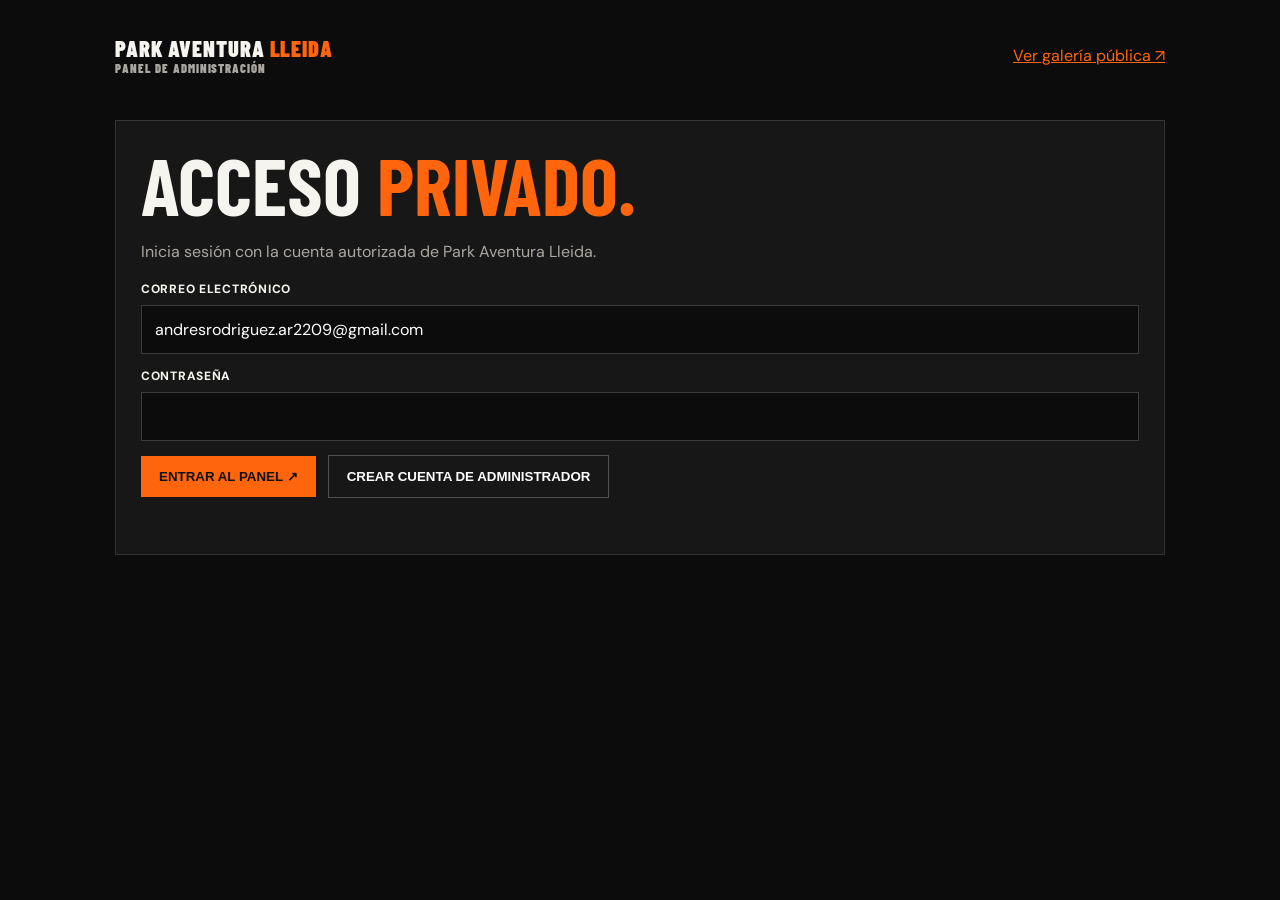
<file: admin.html>
<!doctype html>
<html lang="es"><head><meta charset="utf-8"><meta name="viewport" content="width=device-width,initial-scale=1"><meta name="robots" content="noindex,nofollow"><meta name="theme-color" content="#0c0c0c"><title>Administración · Park Aventura Lleida</title><link href="https://fonts.googleapis.com/css2?family=Barlow+Condensed:wght@600;700;800;900&family=DM+Sans:wght@400;500;700;800&display=swap" rel="stylesheet"><style>
:root{color-scheme:dark;--bg:#0c0c0c;--panel:#171717;--orange:#ff650d;--white:#f6f4ef;--muted:#aaa7a1}*{box-sizing:border-box}body{margin:0;background:var(--bg);color:var(--white);font-family:'DM Sans',sans-serif;min-height:100vh}.wrap{width:min(1050px,calc(100% - 32px));margin:auto;padding:35px 0 70px}.top{display:flex;align-items:center;justify-content:space-between;gap:15px;margin-bottom:45px}.brand{font:900 1.4rem 'Barlow Condensed';letter-spacing:.04em}.brand span{color:var(--orange)}a{color:var(--orange)}h1,h2{font-family:'Barlow Condensed';text-transform:uppercase;line-height:.95;margin:0 0 14px}h1{font-size:clamp(3rem,8vw,5rem)}h2{font-size:2.3rem}.muted{color:var(--muted);line-height:1.7}.panel{background:var(--panel);border:1px solid #ffffff20;padding:25px;margin:20px 0}.field{display:grid;gap:8px;margin:14px 0}.field label{font-size:.75rem;font-weight:800;text-transform:uppercase;letter-spacing:.06em}.field input,.field textarea,.field select{width:100%;padding:13px;background:#0c0c0c;border:1px solid #ffffff30;color:white;font:inherit}.field textarea{min-height:80px}.btn{border:0;background:var(--orange);color:#111;font-weight:900;padding:13px 18px;cursor:pointer;text-transform:uppercase}.btn.secondary{background:transparent;border:1px solid #ffffff40;color:white}.btn:disabled{opacity:.5;cursor:wait}.row{display:flex;gap:12px;align-items:center;flex-wrap:wrap}.hidden{display:none!important}.status{margin-top:12px;font-size:.85rem;color:#ffb16f;min-height:1.4em}.grid{display:grid;grid-template-columns:repeat(auto-fill,minmax(210px,1fr));gap:15px}.photo{background:#101010;border:1px solid #ffffff20;overflow:hidden}.photo img{width:100%;height:165px;object-fit:cover;display:block}.photo-body{padding:12px}.photo-body strong{display:block;margin-bottom:8px}.photo-body small{color:var(--muted)}.photo-body button{margin-top:12px}.hint{font-size:.78rem;color:var(--muted)}@media(max-width:600px){.panel{padding:17px}.top{align-items:flex-start}}
</style></head><body><main class="wrap"><header class="top"><div class="brand">PARK AVENTURA <span>LLEIDA</span><div class="hint">PANEL DE ADMINISTRACIÓN</div></div><a href="/galeria">Ver galería pública ↗</a></header>
<section id="loginPanel" class="panel"><h1>Acceso <span style="color:var(--orange)">privado.</span></h1><p class="muted">Inicia sesión con la cuenta autorizada de Park Aventura Lleida.</p><form id="loginForm"><div class="field"><label for="email">Correo electrónico</label><input id="email" type="email" autocomplete="username" value="andresrodriguez.ar2209@gmail.com" required></div><div class="field"><label for="password">Contraseña</label><input id="password" type="password" autocomplete="current-password" required></div><div class="row"><button class="btn" type="submit">Entrar al panel ↗</button><button id="createAccount" class="btn secondary" type="button">Crear cuenta de administrador</button></div></form><div id="loginStatus" class="status" role="status"></div></section>
<section id="adminPanel" class="hidden"><div class="row" style="justify-content:space-between"><div><h1>Gestiona la <span style="color:var(--orange)">galería.</span></h1><p class="muted">Sube imágenes, añade un título y decide si se muestran públicamente.</p></div><button id="logout" class="btn secondary">Cerrar sesión</button></div>
<div class="panel"><h2>Subir nuevas fotos</h2><form id="uploadForm"><div class="field"><label for="photos">Selecciona imágenes (JPG, PNG o WEBP · máximo 10 MB cada una)</label><input id="photos" type="file" accept="image/jpeg,image/png,image/webp" multiple required></div><div class="field"><label for="photoTitle">Título (opcional; se aplica a todas)</label><input id="photoTitle" maxlength="100" placeholder="Ej. Una tarde de paintball"></div><div class="field"><label for="category">Actividad</label><select id="category"><option value="general">General</option><option value="paintball">Paintball</option><option value="laser-tag">Laser Tag</option><option value="realidad-virtual">Realidad virtual</option><option value="humor-amarillo">Humor amarillo</option><option value="team-building">Team Building</option><option value="battle-start">Battle Start</option><option value="stress-room">Stress Room</option></select></div><label class="row hint"><input id="published" type="checkbox" checked> Publicar directamente en la galería</label><p class="hint">Formatos permitidos: JPG, PNG y WEBP. Las imágenes se guardan en el almacenamiento del proyecto Park Aventura.</p><button class="btn" type="submit">Subir fotos</button></form><div id="uploadStatus" class="status" role="status"></div></div>
<div class="panel"><div class="row" style="justify-content:space-between"><h2>Fotos guardadas</h2><button id="refresh" class="btn secondary">Actualizar</button></div><div id="photoGrid" class="grid"></div><div id="listStatus" class="status" role="status"></div></div></section>
</main><script type="module">
import { createClient } from 'https://esm.sh/@supabase/supabase-js@2';
import { SUPABASE_URL, SUPABASE_PUBLISHABLE_KEY } from './supabase-config.js';
const db=createClient(SUPABASE_URL,SUPABASE_PUBLISHABLE_KEY);
const $=id=>document.getElementById(id);
function status(id,msg){$(id).textContent=msg}
function publicUrl(path){return db.storage.from('park-gallery').getPublicUrl(path).data.publicUrl}
async function verifyAdmin(){const {data:{session}}=await db.auth.getSession();if(!session)return false;const {data,error}=await db.rpc('is_park_admin');return !error&&data===true}
async function showPanel(){const ok=await verifyAdmin();if(!ok){await db.auth.signOut();$('loginPanel').classList.remove('hidden');$('adminPanel').classList.add('hidden');return} $('loginPanel').classList.add('hidden');$('adminPanel').classList.remove('hidden');await loadPhotos()}
$('loginForm').addEventListener('submit',async e=>{e.preventDefault();status('loginStatus','Comprobando acceso…');const {error}=await db.auth.signInWithPassword({email:$('email').value.trim(),password:$('password').value});if(error){status('loginStatus','No se ha podido iniciar sesión. Comprueba los datos o los permisos de administrador.');return}await showPanel()});
$('createAccount').addEventListener('click',async()=>{const email=$('email').value.trim().toLowerCase(),password=$('password').value;if(email!=='andresrodriguez.ar2209@gmail.com'){status('loginStatus','Solo está autorizado el correo administrador indicado.');return}if(password.length<10){status('loginStatus','Crea una contraseña de al menos 10 caracteres.');return}status('loginStatus','Creando la cuenta…');const {data,error}=await db.auth.signUp({email,password});if(error){status('loginStatus',error.message);return}status('loginStatus',data.session?'Cuenta creada. Ya puedes entrar.':'Cuenta creada. Revisa tu correo para confirmar la dirección y después inicia sesión.');if(data.session)await showPanel()});
$('logout').addEventListener('click',async()=>{await db.auth.signOut();location.reload()});
async function loadPhotos(){status('listStatus','Cargando fotos…');const {data,error}=await db.from('gallery_photos').select('*').order('created_at',{ascending:false});if(error){status('listStatus','Error al cargar: '+error.message);return}const grid=$('photoGrid');grid.replaceChildren();for(const photo of data){const card=document.createElement('article');card.className='photo';const img=document.createElement('img');img.src=publicUrl(photo.storage_path);img.alt=photo.title||'Foto de Park Aventura';const body=document.createElement('div');body.className='photo-body';const title=document.createElement('strong');title.textContent=photo.title||'Sin título';const meta=document.createElement('small');meta.textContent=photo.category+' · '+(photo.is_published?'Publicada':'Oculta');const row=document.createElement('div');row.className='row';const toggle=document.createElement('button');toggle.className='btn secondary';toggle.textContent=photo.is_published?'Ocultar':'Publicar';toggle.addEventListener('click',async()=>{toggle.disabled=true;const {error}=await db.from('gallery_photos').update({is_published:!photo.is_published}).eq('id',photo.id);if(error)alert(error.message);await loadPhotos()});const del=document.createElement('button');del.className='btn secondary';del.textContent='Eliminar';del.addEventListener('click',async()=>{if(!confirm('¿Eliminar esta foto definitivamente?'))return;del.disabled=true;const a=await db.from('gallery_photos').delete().eq('id',photo.id);if(a.error){alert(a.error.message);del.disabled=false;return}const b=await db.storage.from('park-gallery').remove([photo.storage_path]);if(b.error)alert('La foto se quitó de la galería, pero no se pudo borrar el archivo: '+b.error.message);await loadPhotos()});row.append(toggle,del);body.append(title,meta,row);card.append(img,body);grid.append(card)}status('listStatus',data.length?data.length+' foto(s) en el panel.':'Todavía no hay fotos.')}
$('uploadForm').addEventListener('submit',async e=>{e.preventDefault();const files=[...$('photos').files];if(!files.length)return;const btn=e.submitter;btn.disabled=true;let done=0;for(const file of files){if(file.size>10*1024*1024){status('uploadStatus',file.name+' supera los 10 MB.');continue}const ext=file.name.split('.').pop().toLowerCase();const path=crypto.randomUUID()+'.'+ext;const up=await db.storage.from('park-gallery').upload(path,file,{cacheControl:'3600',upsert:false,contentType:file.type});if(up.error){status('uploadStatus','Error al subir '+file.name+': '+up.error.message);continue}const ins=await db.from('gallery_photos').insert({title:$('photoTitle').value.trim(),category:$('category').value,storage_path:path,is_published:$('published').checked});if(ins.error){await db.storage.from('park-gallery').remove([path]);status('uploadStatus','Archivo subido pero no se pudo guardar: '+ins.error.message);continue}done++}status('uploadStatus','Subida completada: '+done+' de '+files.length+' foto(s).');$('uploadForm').reset();$('published').checked=true;btn.disabled=false;await loadPhotos()});
$('refresh').addEventListener('click',loadPhotos);db.auth.onAuthStateChange((_event,session)=>{if(!session){$('adminPanel').classList.add('hidden');$('loginPanel').classList.remove('hidden')}});showPanel();
</script></body></html>
</file>
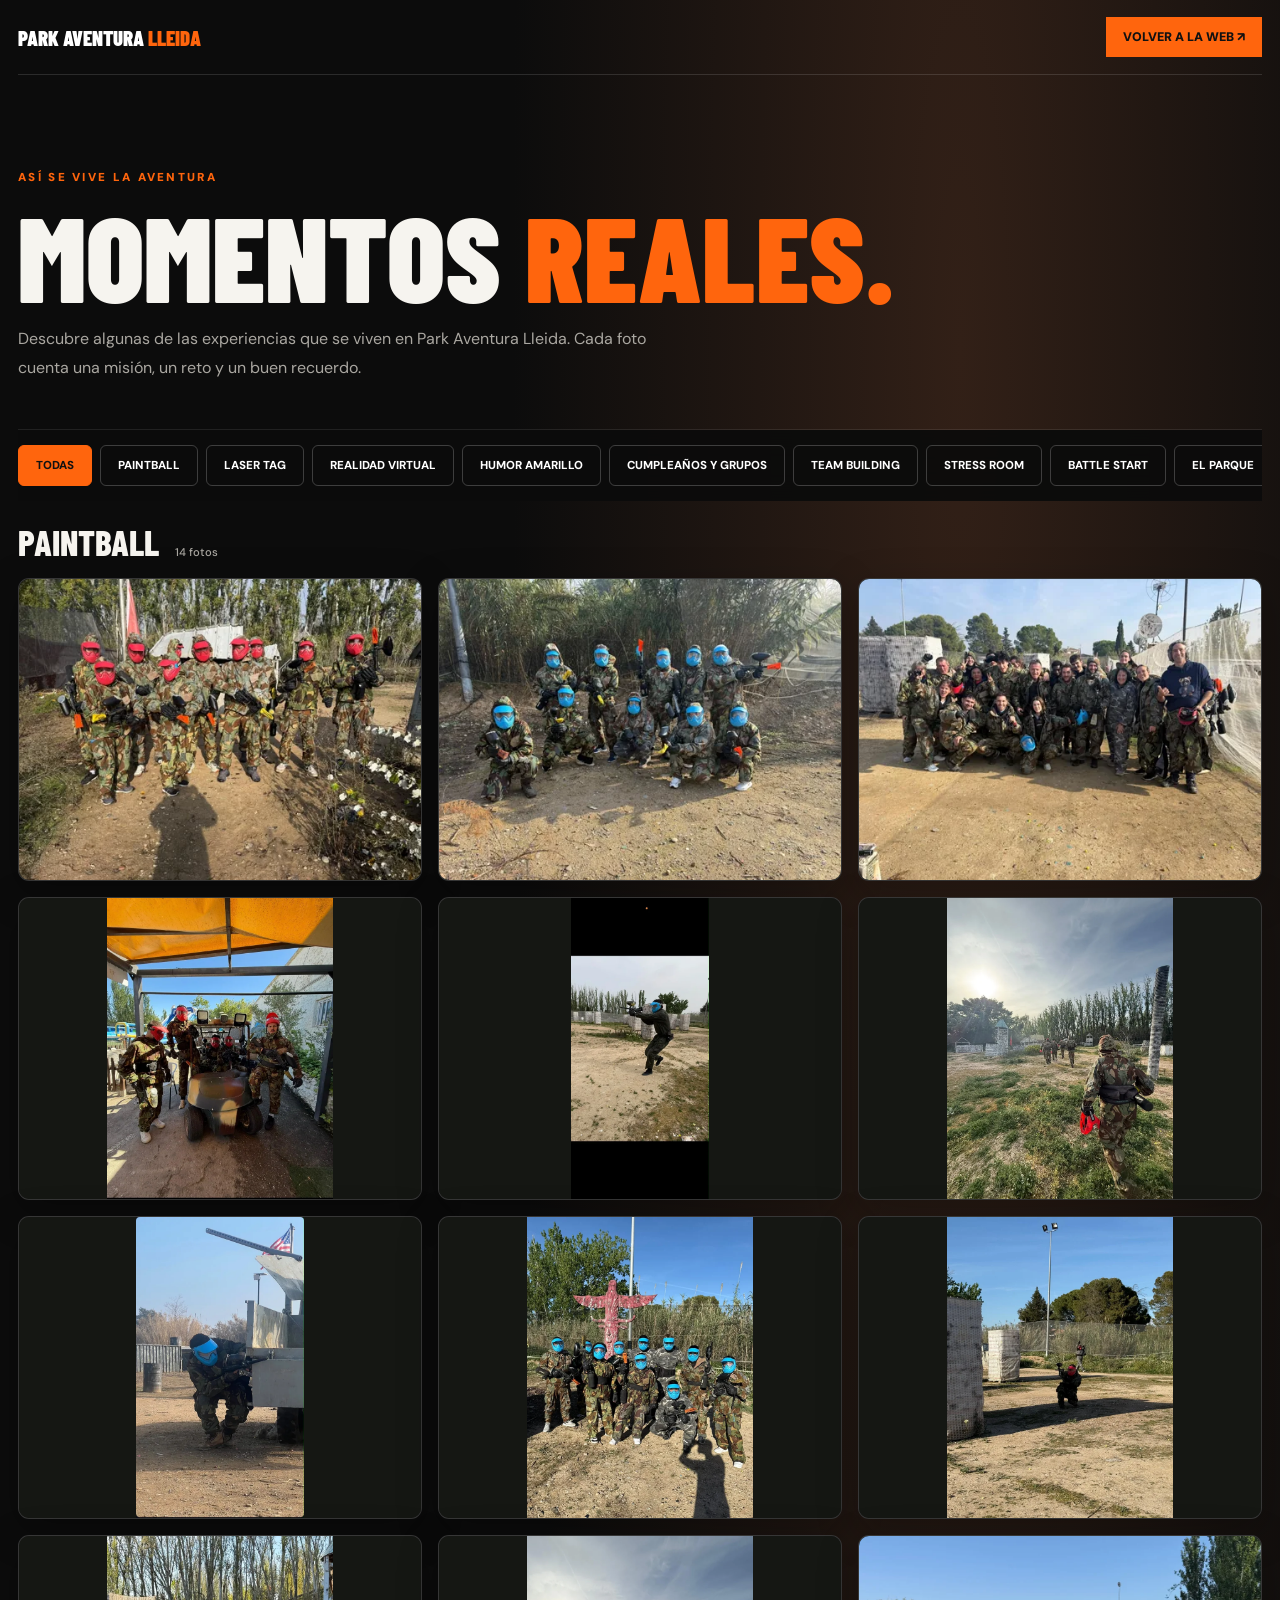
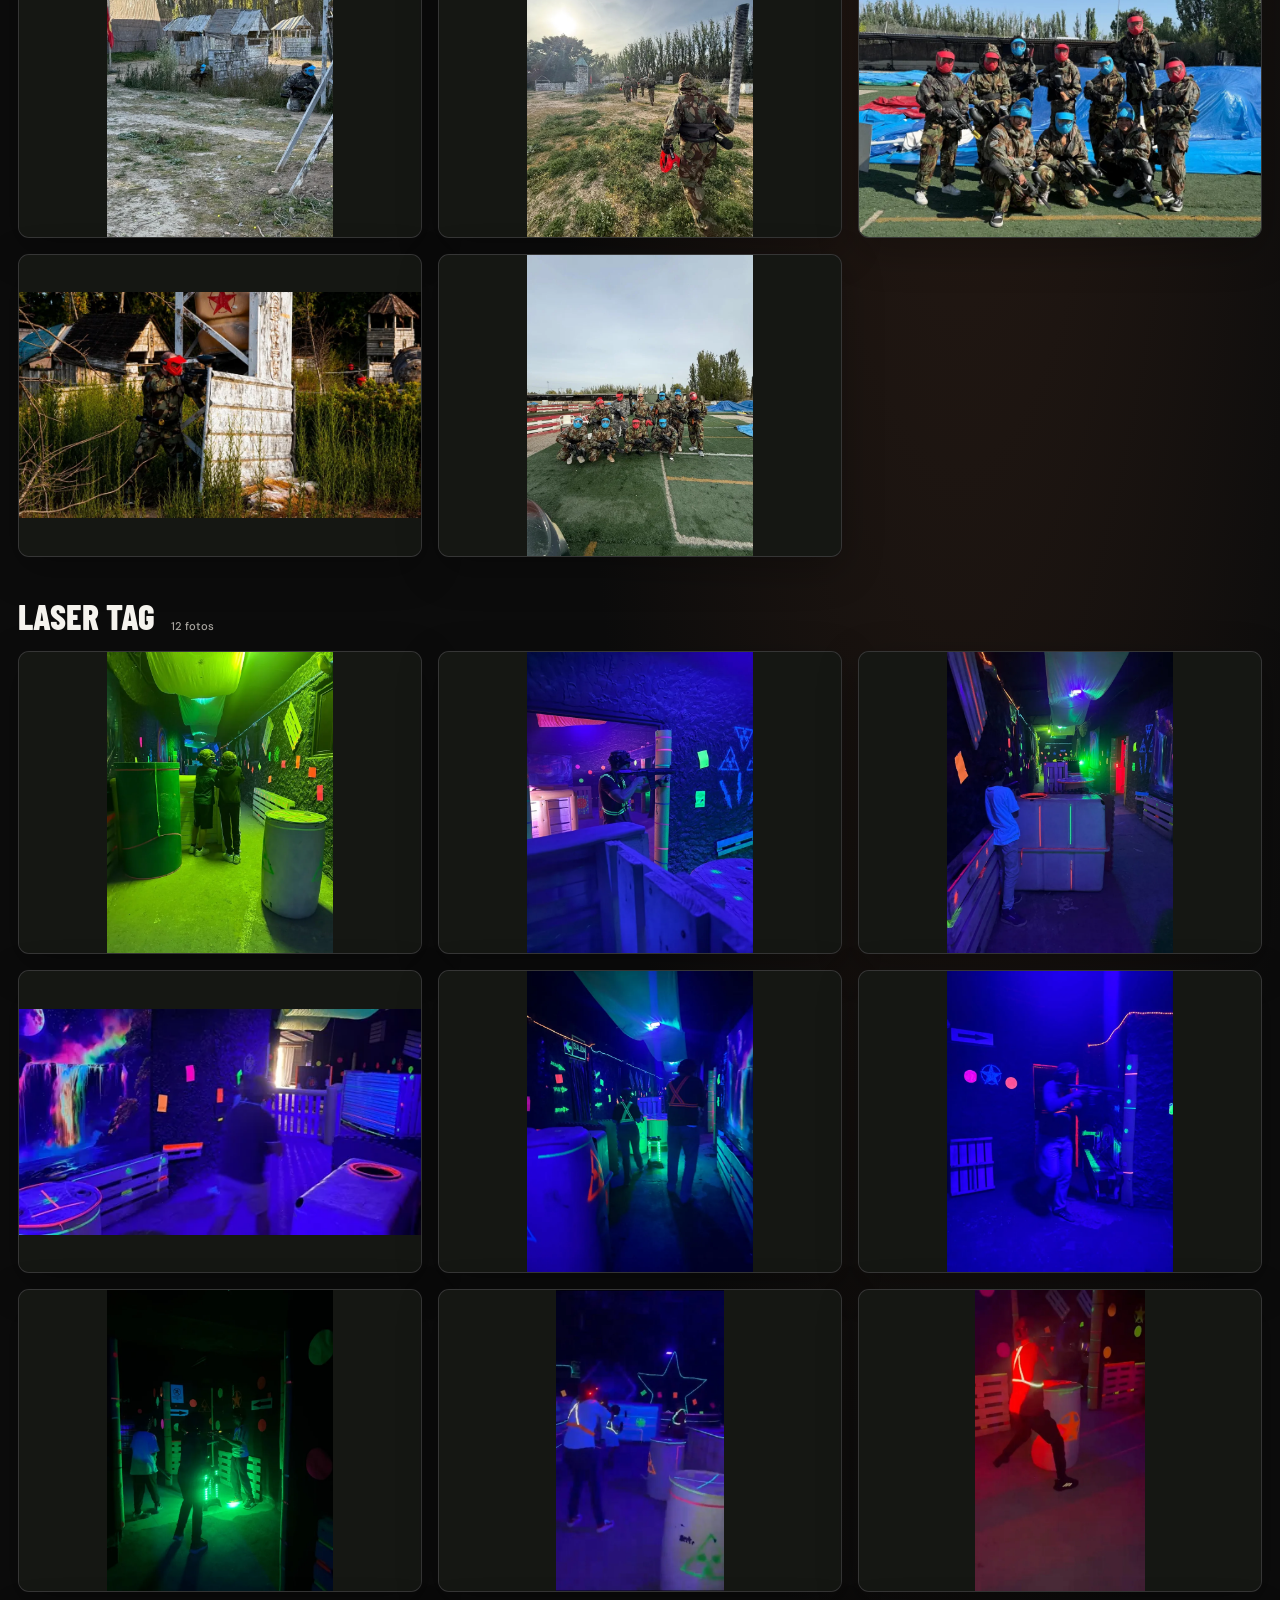
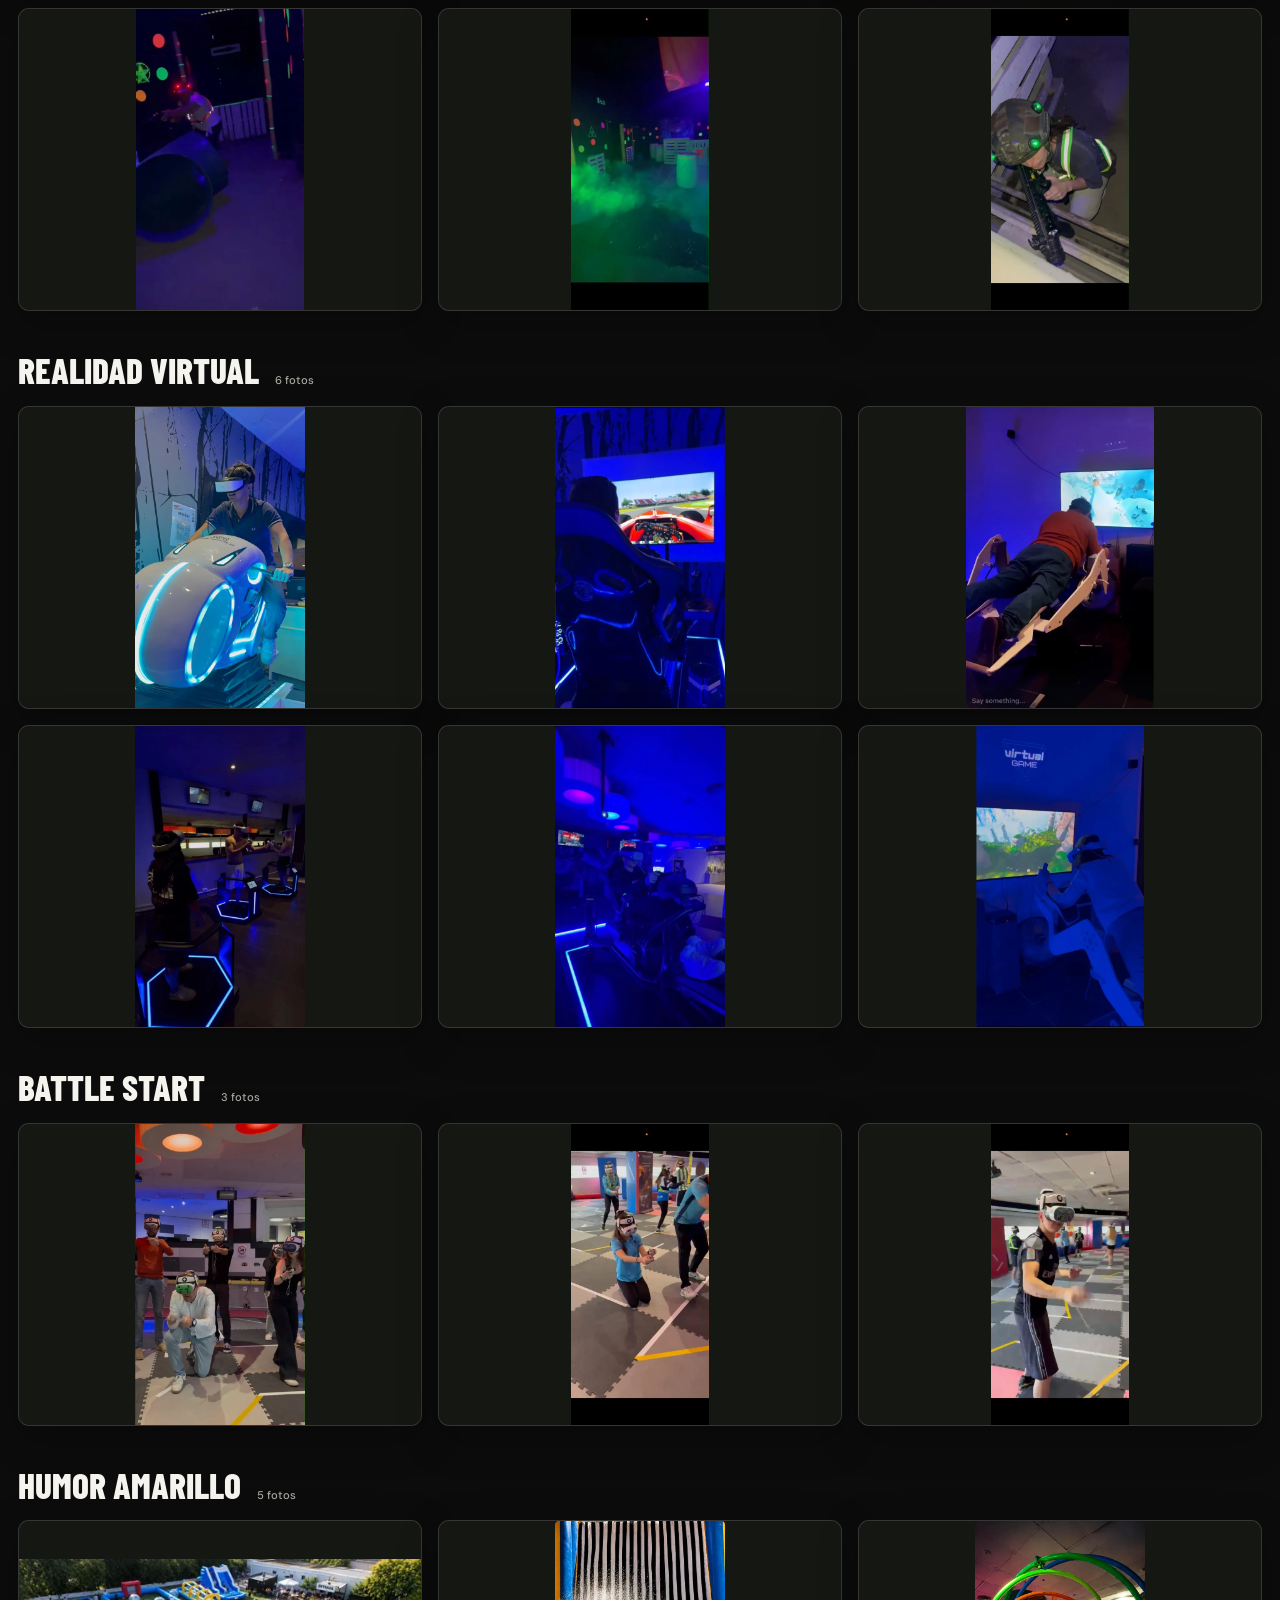
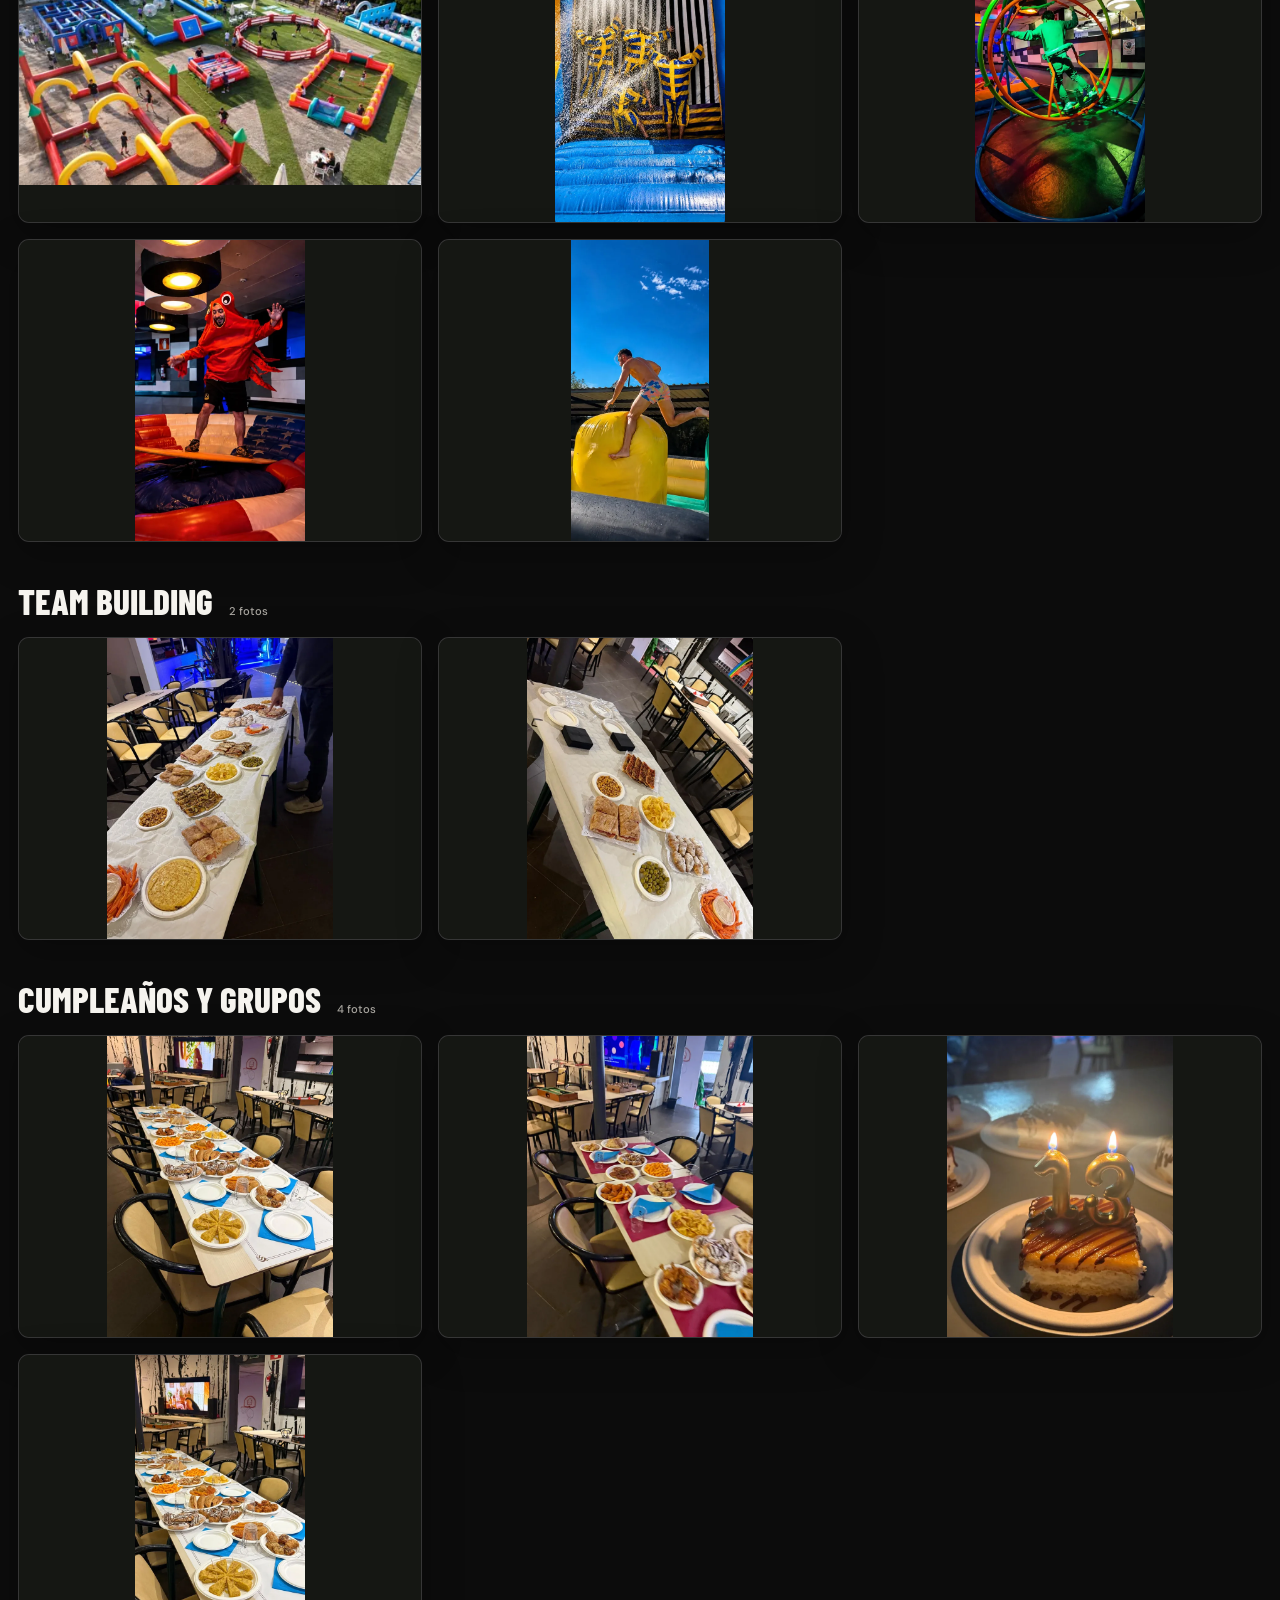
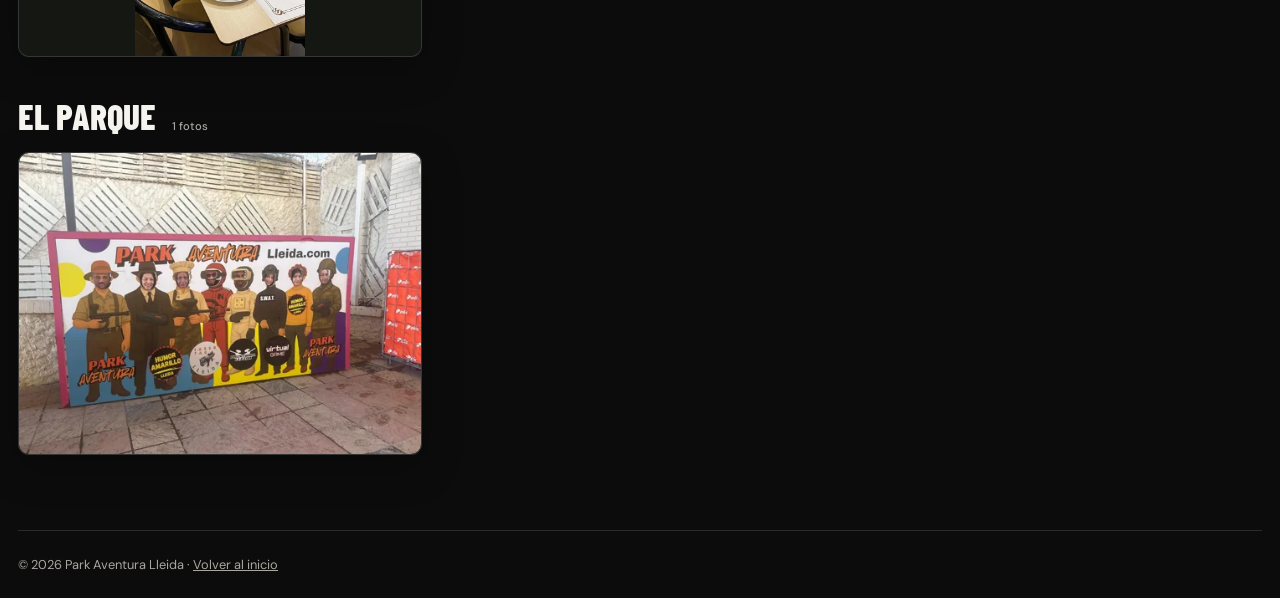
<file: galeria.html>
<!doctype html>
<html lang="es"><head><meta charset="utf-8"><meta name="viewport" content="width=device-width,initial-scale=1"><meta name="theme-color" content="#0c0c0c"><title>Galería · Park Aventura Lleida</title><meta name="description" content="Fotos de las experiencias de Park Aventura Lleida: paintball, Laser Tag, realidad virtual y mucho más."><link href="https://fonts.googleapis.com/css2?family=Barlow+Condensed:wght@600;700;800;900&family=DM+Sans:wght@400;500;700;800&display=swap" rel="stylesheet"><style>
:root{--bg:#0c0c0c;--orange:#ff650d;--white:#f6f4ef;--muted:#aaa7a1}*{box-sizing:border-box}body{margin:0;background:var(--bg);color:var(--white);font-family:'DM Sans',sans-serif}.wrap{width:min(1250px,calc(100% - 36px));margin:auto}.nav{height:75px;border-bottom:1px solid #ffffff20;display:flex;align-items:center;justify-content:space-between}.brand{font:900 1.3rem 'Barlow Condensed';text-decoration:none;color:white}.brand span{color:var(--orange)}a{color:inherit}.btn{display:inline-block;padding:12px 17px;background:var(--orange);color:#111;text-decoration:none;font-size:.78rem;font-weight:900;text-transform:uppercase}.intro{padding:75px 0 35px}.eyebrow{color:var(--orange);font-size:.72rem;font-weight:900;letter-spacing:.2em;text-transform:uppercase}h1{font:900 clamp(3.5rem,10vw,7.5rem)/.88 'Barlow Condensed';text-transform:uppercase;margin:17px 0}h1 span{color:var(--orange)}.intro p{max-width:580px;color:var(--muted);line-height:1.8}.filters{display:flex;gap:9px;flex-wrap:wrap;margin:30px 0}.filters button{background:transparent;border:1px solid #ffffff35;color:white;padding:10px 14px;cursor:pointer;font:800 .72rem 'DM Sans';text-transform:uppercase}.filters button.active,.filters button:hover{background:var(--orange);border-color:var(--orange);color:#111}.grid{display:grid;grid-template-columns:repeat(4,minmax(0,1fr));grid-auto-flow:row;grid-auto-rows:auto;align-items:stretch;gap:14px;padding-bottom:75px}.item{position:relative;display:block;overflow:hidden;background:#191919;width:100%;min-width:0;min-height:0;aspect-ratio:4/3;border:1px solid #ffffff20;border-radius:5px;box-shadow:0 12px 35px #0006;cursor:zoom-in;isolation:isolate;margin:0}.item img{width:100%;height:100%;min-height:0;aspect-ratio:4/3;object-fit:cover;display:block;transition:transform .8s cubic-bezier(.2,.75,.2,1),filter .5s}.item:after{content:"";position:absolute;inset:0;background:linear-gradient(180deg,#0002,transparent 45%,#0005);opacity:.45;pointer-events:none;transition:opacity .35s}.item:hover img{transform:scale(1.075);filter:saturate(1.15)}.item:hover:after{opacity:.8}.item figcaption{display:none}.empty{color:var(--muted);padding:35px 0}.foot{border-top:1px solid #ffffff20;padding:25px 0;color:var(--muted);font-size:.8rem}@media(max-width:1000px){.grid{grid-template-columns:repeat(3,minmax(0,1fr));gap:12px}}@media(max-width:650px){.grid{grid-template-columns:repeat(2,minmax(0,1fr));gap:9px}}
.lightbox{position:fixed;inset:0;z-index:100;display:none;align-items:center;justify-content:center;padding:22px;background:#000e;backdrop-filter:blur(12px)}.lightbox.open{display:flex}.lightbox img{display:block;max-width:min(1100px,100%);max-height:86vh;object-fit:contain;border:1px solid #ffffff35;box-shadow:0 25px 90px #000}.lightbox-close{position:absolute;top:18px;right:18px;width:44px;height:44px;border:1px solid #ffffff60;background:var(--orange);color:#111;font-size:1.8rem;cursor:pointer}.lightbox[aria-hidden="true"]{pointer-events:none}</style><style id="gallery-premium-2026">
html{scroll-behavior:smooth}body{overflow-x:hidden;background:radial-gradient(ellipse at 75% 5%,#322017 0,transparent 33%),#0c0c0c}
.nav{gap:20px}.intro{padding:clamp(52px,7vw,100px) 0 30px;border-bottom:1px solid #ffffff16}.intro p{max-width:660px}
.filters{position:sticky;top:0;z-index:12;display:flex;gap:8px;flex-wrap:nowrap;overflow-x:auto;scrollbar-width:thin;padding:15px 0;margin:0 0 22px;background:#0c0c0cf5;backdrop-filter:blur(14px)}
.filters button{white-space:nowrap;flex:none;border-radius:6px;padding:12px 17px;transition:background .2s}
.grid{grid-template-columns:repeat(3,minmax(0,1fr));gap:16px;align-items:start}
.item{aspect-ratio:4/3;border-radius:11px;box-shadow:0 12px 40px #0004;transition:border-color .2s,transform .2s}
.item:hover{transform:translateY(-3px);border-color:#ff650d77}
.item img{aspect-ratio:4/3;object-fit:cover;object-position:center}
.item:focus-visible{outline:3px solid #ff650d;outline-offset:3px}
.lightbox{padding:65px 70px 85px;background:#080808f5}
.lightbox img{width:auto;height:auto;max-width:100%;max-height:calc(100dvh - 145px);object-fit:contain;border:0;box-shadow:none;border-radius:4px}
.lightbox-close{z-index:3;border-radius:8px;top:18px;right:22px}
.gallery-step{position:absolute;top:50%;transform:translateY(-50%);width:45px;height:55px;background:#222d;border:1px solid #ffffff55;border-radius:8px;color:#fff;font-size:2rem;cursor:pointer}
.gallery-step:hover{background:#ff650d;color:#111}
.gallery-prev{left:14px}.gallery-next{right:14px}
.gallery-counter{position:absolute;bottom:24px;left:50%;transform:translateX(-50%);font-size:.8rem;color:#ddd;font-weight:800;letter-spacing:.1em}
@media(max-width:850px){.grid{grid-template-columns:repeat(2,minmax(0,1fr));gap:12px}}
@media(max-width:520px){.wrap{width:calc(100% - 28px)}.nav{height:70px}.nav .btn{font-size:.65rem;padding:10px}.intro{padding-top:48px}.grid{grid-template-columns:repeat(2,minmax(0,1fr));gap:9px}.item{aspect-ratio:4/5;border-radius:7px}.item img{aspect-ratio:4/5}.lightbox{padding:75px 10px 90px}.lightbox img{max-height:calc(100dvh - 175px)}.gallery-step{top:auto;bottom:18px;transform:none;width:44px;height:44px}.gallery-prev{left:15px}.gallery-next{right:15px}.gallery-counter{bottom:31px}}
@media(prefers-reduced-motion:reduce){.item,.item img{transition:none}}
</style><link rel="stylesheet" href="/experience-media.css?v=1"></head><body><div class="wrap"><nav class="nav"><a class="brand" href="/">PARK AVENTURA <span>LLEIDA</span></a><a class="btn" href="/">Volver a la web ↗</a></nav><header class="intro"><span class="eyebrow">Así se vive la aventura</span><h1>Momentos <span>reales.</span></h1><p>Descubre algunas de las experiencias que se viven en Park Aventura Lleida. Cada foto cuenta una misión, un reto y un buen recuerdo.</p></header><div id="filters" class="filters"><button class="active" data-category="all">Todas</button><button data-category="paintball">Paintball</button><button data-category="laser-tag">Laser Tag</button><button data-category="realidad-virtual">Realidad virtual</button><button data-category="humor-amarillo">Humor amarillo</button><button data-category="cumpleanos">Cumpleaños y grupos</button><button data-category="team-building">Team Building</button><button data-category="stress-room">Stress Room</button><button data-category="battle-start">Battle Start</button><button data-category="instalaciones">El parque</button></div><main id="gallery" class="grid"><p class="empty">Cargando galería…</p></main><div class="lightbox media-lightbox" id="lightbox" aria-hidden="true" role="dialog" aria-modal="true" aria-label="Fotografía ampliada"><button class="lightbox-close" id="lightboxClose" type="button" aria-label="Cerrar fotografía">×</button><button class="gallery-step media-step media-prev" id="galleryPrev" aria-label="Foto anterior" type="button">‹</button><img id="lightboxImage" alt=""><button class="gallery-step media-step media-next" id="galleryNext" aria-label="Foto siguiente" type="button">›</button><span class="gallery-counter media-counter" id="galleryCounter" aria-live="polite"></span></div><footer class="foot">© <span id="year"></span> Park Aventura Lleida · <a href="/">Volver al inicio</a></footer></div>
<script type="module" src="/gallery-page.js?v=1"></script></body></html>
</file>
<file: adventure-finder.css>
/* The existing eligibility engine, presented in the new light design system. */
.adventure-finder{position:relative;padding:28px;background:var(--surface);margin-bottom:24px}
.finder-header{display:flex;justify-content:space-between;gap:24px;margin-bottom:25px}.plan-finder-label{font-size:10px;letter-spacing:.1em;color:var(--accent)}.finder-title{font-size:36px;line-height:1;margin:12px 0}.finder-intro{max-width:650px;font-size:13px;margin:0}.finder-reset{border:1px solid var(--line);min-height:44px;padding:8px 12px;background:transparent;color:var(--ink);font-size:11px;white-space:nowrap;align-self:start}
.finder-fields{display:grid;grid-template-columns:1fr 1fr;gap:18px;margin-bottom:20px}.finder-field{display:flex;flex-direction:column;gap:8px;min-width:0}.finder-field label{font-size:12px;font-weight:600}.finder-field input{width:100%;min-width:0;min-height:50px;background:var(--bg);border:1px solid var(--line);color:var(--ink);padding:12px 14px;font-size:14px}.finder-field-note{font-size:10px;color:var(--muted)}.finder-choices{display:flex;flex-wrap:wrap;gap:8px}.finder-choices button{flex:1;min-height:44px;padding:10px 15px;border:1px solid var(--line);background:transparent;color:var(--ink);font-size:11px}.finder-choices button[aria-pressed=true]{background:var(--ink);color:var(--bg)}.finder-status{border-top:1px solid var(--line);padding-top:18px;margin:20px 0 0;font-size:12px}.finder-input-error{padding:12px 14px;border-left:2px solid var(--accent);font-size:12px;margin:18px 0}.finder-results{margin-top:18px}.finder-option-list{display:grid;grid-template-columns:1fr 1fr;gap:14px}.finder-option{padding:23px;background:var(--bg);border-top:2px solid var(--line);min-width:0;display:flex;flex-direction:column}.finder-option[data-finder-status=compatible]{border-color:var(--accent)}.finder-option-badge{font-size:9px;letter-spacing:.08em;color:var(--muted);font-weight:600}.finder-option[data-finder-status=compatible] .finder-option-badge{color:var(--accent)}.finder-option-heading{display:flex;justify-content:space-between;align-items:start;gap:14px;margin-top:14px}.finder-option h4{font:700 30px/1 var(--font-display);margin:0;color:var(--ink);text-transform:uppercase}.finder-price{color:var(--accent);font-size:12px;white-space:nowrap}.finder-session,.finder-conditions,.finder-confirm-note{font-size:12px;line-height:1.7;color:var(--muted);margin:12px 0 0}.finder-confirm-note{font-size:11px}.finder-option-actions{display:flex;gap:18px;justify-content:space-between;align-items:center;flex-wrap:wrap;margin-top:auto;padding-top:20px}.finder-details{font-size:10px;font-weight:600;display:inline-flex;align-items:center;min-height:44px;text-decoration:underline;text-underline-offset:5px}.finder-prepare{min-height:44px;padding:12px 15px;border:1px solid var(--accent);background:var(--accent);color:white;font-size:11px;font-weight:600}.finder-consultation-label{font-size:10px;letter-spacing:.08em;color:var(--muted);margin:24px 0 12px}.finder-empty{padding:20px;border:1px dashed var(--line);font-size:13px}.finder-assistance{display:flex;align-items:center;justify-content:space-between;gap:18px;margin-top:24px;padding-top:18px;border-top:1px solid var(--line)}.finder-assistance p{font-size:12px;margin:0}.finder-assistance-link{display:inline-flex;align-items:center;min-height:44px;font-size:11px;font-weight:600;color:var(--accent)}
@media(max-width:900px){.finder-option-heading,.finder-option-actions{flex-direction:column;gap:9px}.finder-prepare{width:100%}}
@media(max-width:639px){.finder-header{display:block}.finder-reset{margin-top:16px}.finder-title{font-size:30px}.finder-fields,.finder-option-list{grid-template-columns:1fr}.finder-choices{display:grid;grid-template-columns:1fr 1fr}.finder-choices button{font-size:10px;padding-inline:8px}.finder-field input{font-size:16px}.finder-assistance{flex-direction:column;align-items:start;gap:7px}.finder-option-heading{flex-direction:row}.finder-option{padding:19px}.finder-option h4{font-size:28px}.finder-price{font-size:11px}}
</file>
<file: booking-planner.css>
/* Live booking plan, styled to fit the existing orange-and-black interface. */
.booking-form .booking-session-field[hidden]{display:none!important}
.booking-field-help{display:block;margin-top:7px;color:#aaa7a1;font-size:.68rem;line-height:1.55}
.booking-summary{min-width:0;padding:23px;border:1px solid #ff650d55;background:linear-gradient(125deg,#ff650d10,#0e0e0e 70%);border-radius:5px;isolation:isolate}
.booking-summary h3{font-size:1.7rem!important;line-height:1!important;margin:0 0 8px!important;color:#f6f4ef}
.booking-summary .booking-summary-intro{font-size:.73rem;color:#aaa7a1;margin:0 0 17px;line-height:1.7}
.booking-summary-rows{margin:0;display:grid;gap:0}
.booking-summary-rows>div{display:grid;grid-template-columns:.8fr 1.2fr;gap:14px;padding:9px 0;border-bottom:1px solid #ffffff12;font-size:.73rem;line-height:1.55}
.booking-summary-rows dt{color:#aaa7a1;font-weight:500}
.booking-summary-rows dd{margin:0;text-align:right;color:#f6f4ef;overflow-wrap:anywhere}
.booking-summary-total{display:flex;justify-content:space-between;align-items:center;gap:18px;padding:19px 0 16px;border-bottom:1px solid #ff650d30}
.booking-summary-total>span{font-size:.75rem;color:#ddd8cf}
.booking-summary-total>strong{font-family:'Barlow Condensed',sans-serif;font-size:2.1rem;font-weight:800;line-height:1;color:#ff9c36;text-align:right}
.booking-summary .booking-summary-conditions{margin:14px 0 0;font-size:.7rem;line-height:1.75;color:#bdb8af}
.booking-summary .booking-summary-status{margin:11px 0 0;font-size:.72rem;line-height:1.65;color:#e4ddd2}
.booking-summary-status.has-issue{color:#ffb878!important}
.booking-summary.has-issue{border-color:#ff9c3690}
.booking-advice{display:inline-flex;align-items:center;margin:11px 0 0;padding:8px 0;min-height:40px;border:0;background:transparent;color:#ffb36d;font:700 .7rem 'DM Sans',sans-serif;text-align:left;cursor:pointer;text-decoration:underline;text-underline-offset:4px}
.booking-advice[hidden]{display:none!important}
.booking-summary .booking-summary-note{margin:14px 0 0;font-size:.65rem;line-height:1.65;color:#aaa7a1}
.booking-party-field input:invalid:not(:placeholder-shown){border-color:#ff9c36}
@media(max-width:650px){.booking-summary{padding:19px 15px}.booking-summary h3{font-size:1.55rem!important}.booking-summary-rows>div{grid-template-columns:.85fr 1.15fr;font-size:.7rem;gap:9px}.booking-summary-total>strong{font-size:1.9rem}}
</file>
<file: home.css>
/* Park Aventura: one catalogue, clear prices and a direct path to booking. */
:root{--bg:#101110;--panel:#1a1c19;--orange:#ff6b16;--amber:#ffad73;--white:#f6f3ec;--muted:#b5b5ac;--line:#ffffff24;--max:1240px;--ease:cubic-bezier(.2,.75,.2,1);color-scheme:dark}
*{box-sizing:border-box}html{scroll-behavior:smooth;scroll-padding-top:100px}body{margin:0;background:var(--bg);color:var(--white);font:400 15px/1.65 'DM Sans',sans-serif}a{color:inherit;text-decoration:none}button,input,select,textarea{font:inherit}button,a,input,select,textarea{-webkit-tap-highlight-color:transparent}button{cursor:pointer}img,video,iframe{max-width:100%}img{display:block}button:disabled{cursor:default}[hidden]{display:none!important}::selection{background:var(--orange);color:#101110}:where(a,button,input,select,textarea,summary):focus-visible{outline:3px solid var(--amber);outline-offset:5px}p{color:var(--muted);margin:0 0 18px}h1,h2,h3{font-family:'Barlow Condensed',sans-serif;text-transform:uppercase;font-weight:800;line-height:.98;letter-spacing:-.025em;margin:0}h2{font-size:clamp(2.8rem,5.1vw,4.8rem)}h3{font-size:2.3rem}.orange{color:var(--orange)}.wrap{width:min(var(--max),calc(100% - 64px));margin-inline:auto}.section{padding:96px 0}.eyebrow{display:block;color:var(--amber);text-transform:uppercase;font-size:.66rem;font-weight:800;letter-spacing:.16em;margin-bottom:18px}.section-heading{display:flex;align-items:end;justify-content:space-between;gap:40px;margin-bottom:38px}.section-heading>p{max-width:340px;font-size:.9rem;margin-bottom:2px}.btn{display:inline-flex;align-items:center;justify-content:center;gap:16px;min-height:50px;padding:13px 20px;border:1px solid transparent;border-radius:3px;font-size:.72rem;line-height:1.5;letter-spacing:.025em;font-weight:800;text-transform:uppercase;text-align:center;transition:background .2s,border-color .2s,transform .2s}.btn:hover{transform:translateY(-2px)}.primary{background:var(--orange);color:#151510}.primary:hover{background:#ff893e}.ghost{background:transparent;border-color:#ffffff50;color:var(--white)}.ghost:hover{background:#ffffff0c;border-color:var(--amber)}.arrow{font:inherit;font-size:1.3em}.text-link{display:inline-flex;align-items:center;gap:12px;min-height:44px;font-size:.76rem;font-weight:800;color:var(--amber)}.skip-link{position:fixed;top:-100px;left:20px;z-index:300;padding:12px 20px;background:var(--orange);color:#111}.skip-link:focus{top:12px}.topline{height:2px;position:fixed;top:0;left:0;background:var(--orange);z-index:200}.cursor-glow{display:none}
/* Navigation and the park's original cinematic cover. */
.nav{position:sticky;top:0;z-index:40;height:82px;background:#101110f2;border-bottom:1px solid var(--line);backdrop-filter:blur(14px)}.navin{height:100%;display:flex;align-items:center;justify-content:space-between;gap:25px}.brand{display:flex;align-items:center;gap:12px;font-weight:800;line-height:1.2}.brand img{width:48px;height:48px;object-fit:contain}.brandname{font-size:.78rem;letter-spacing:.04em}.brand small{display:block;color:var(--orange);font-size:.55rem;letter-spacing:.16em;margin-top:5px}.links{display:flex;align-items:center;gap:26px;font-weight:700;font-size:.72rem}.links>a:not(.btn):hover{color:var(--amber)}.links .btn{min-height:44px}.menu{display:none;min-width:44px;min-height:44px;border:1px solid var(--line);background:transparent;color:white;border-radius:3px;font-size:1.2rem}
#inicio{position:relative;isolation:isolate;min-height:min(800px,calc(100svh - 82px));display:flex;align-items:center;padding:74px 0 110px;background:#090a09;overflow:hidden}.chapter-bg{position:absolute;inset:0;z-index:-2;background-size:cover;background-position:center 48%}#inicio:after{content:'';position:absolute;inset:0;z-index:-1;background:linear-gradient(90deg,#080908ed 0%,#080908ad 37%,#08090812 80%),linear-gradient(0deg,#080908e8,transparent 30%)}.chapter-inner{width:min(var(--max),calc(100% - 64px));margin-inline:auto}.chapter-label{display:flex;align-items:center;gap:12px;font-size:.64rem;font-weight:800;letter-spacing:.16em;color:var(--amber)}.chapter-label:before{content:'';width:38px;height:2px;background:var(--orange)}#inicio h1{font-size:clamp(5rem,8.7vw,8.2rem);font-weight:900;font-style:italic;line-height:.83;letter-spacing:-.04em;margin:30px 0 24px;max-width:720px}.hero-slogan{font:800 clamp(1.4rem,2.4vw,2rem)/1.2 'Barlow Condensed',sans-serif;color:var(--white);margin-bottom:15px}.chapter-inner>p:not(.hero-slogan){max-width:445px;font-size:.9rem;color:#d0cfc7;line-height:1.8}.chapter-actions{display:flex;gap:12px;margin-top:25px;flex-wrap:wrap}.chapter-actions .ghost{background:#10111066}.hero-facts{position:absolute;bottom:28px;left:max(32px,calc((100% - var(--max))/2));display:flex;align-items:center;gap:25px;font-size:.65rem;color:#d6d4ca}.hero-facts span+span:before{content:'·';color:var(--orange);padding-right:25px}.hero-scroll{position:absolute;right:max(32px,calc((100% - var(--max))/2));bottom:23px;display:grid;place-items:center;width:43px;height:43px;border:1px solid #ffffff45;border-radius:50%;font-size:1.2rem}
/* Useful shortcuts instead of a second introduction. */
.plan-shortcuts{display:grid;grid-template-columns:.8fr repeat(3,1fr);border-bottom:1px solid var(--line);align-items:center;padding:0}.shortcut-label{font-size:.6rem;font-weight:800;letter-spacing:.13em;color:var(--muted)}.plan-shortcuts a{display:flex;align-items:center;gap:14px;padding:27px 20px;border-left:1px solid var(--line);font-size:.8rem;font-weight:700}.plan-shortcuts a span{color:var(--orange);font-size:.6rem}.plan-shortcuts a b{margin-left:auto;color:var(--orange);font-size:1.2rem}.plan-shortcuts a:hover{background:#ffffff06}
/* A single grid, with photos and decision-making details together. */
.finder-disclosure{margin-bottom:28px;border:1px solid var(--line);border-radius:4px;background:#191b18}.finder-disclosure>summary{display:flex;align-items:center;gap:12px;padding:18px 22px;cursor:pointer;font-size:.78rem;color:var(--muted);list-style:none}.finder-disclosure>summary::-webkit-details-marker{display:none}.finder-disclosure>summary span{color:var(--white);font-weight:800}.finder-disclosure>summary b{margin-left:auto;color:var(--orange);font-size:1.5rem;line-height:1}.finder-disclosure[open]>summary b{transform:rotate(45deg)}.adventure-finder{margin:0;background:transparent;border-radius:0;padding-top:6px}.plan-finder-label{font-size:.6rem;color:var(--amber);letter-spacing:.1em}.finder-choices button{background:transparent;border:1px solid #ffffff35;border-radius:3px;padding:9px 15px;color:var(--white);font-size:.72rem;font-weight:700}.finder-choices button[aria-pressed=true]{background:var(--orange);color:#151510;border-color:var(--orange)}.mission-list{display:grid;grid-template-columns:repeat(3,minmax(0,1fr));gap:22px}.mission-card{display:flex;flex-direction:column;background:var(--panel);border:1px solid var(--line);border-radius:5px;overflow:hidden;scroll-margin-top:105px;transition:border-color .2s}.mission-card:hover,.mission-card.plan-match{border-color:#ff6b1670}.mission-photo{order:-1;position:relative;aspect-ratio:4/3;overflow:hidden;background:#252821}.mission-photo img{width:100%;height:100%;object-fit:cover;transition:transform .5s var(--ease)}.mission-card:hover .mission-photo img{transform:scale(1.035)}.mission-photo:after{content:'';position:absolute;inset:50% 0 0;background:linear-gradient(transparent,#000b);pointer-events:none}.mission-info{padding:24px;display:flex;flex-direction:column;flex:1}.mission-type{font-size:.55rem;letter-spacing:.13em;text-transform:uppercase;color:var(--amber);font-weight:700}.mission-info h3{margin:10px 0 13px;font-size:2.15rem;line-height:1}.mission-info>p{font-size:.79rem;line-height:1.8;margin-bottom:22px}.activity-facts{margin-top:auto;padding-top:16px;border-top:1px solid var(--line);display:flex;flex-direction:column;gap:5px}.activity-facts strong{color:var(--white);font-size:.96rem}.activity-facts span{font-size:.67rem;color:var(--muted)}.video-trigger,.info-trigger{border:1px solid #ffffff60;background:#111c;color:var(--white);padding:10px 13px;border-radius:3px;min-height:44px;display:inline-flex;align-items:center;justify-content:center;gap:8px;font-size:.6rem;font-weight:800;line-height:1.4}.mission-photo .video-trigger,.mission-photo .info-trigger{position:absolute;z-index:2;bottom:14px}.mission-photo .video-trigger{left:14px}.mission-photo .info-trigger{right:14px;background:var(--orange);border-color:var(--orange);color:#151510}.info-trigger:hover{background:#ff914c}.play-icon{font-size:.65rem}.mission-card:last-child{grid-column:2}
/* Packs retain the published conditions and make the comparison easy. */
.packs-section{background:#171916;border-block:1px solid var(--line)}.pack-navigation{display:flex;gap:8px;flex-wrap:wrap;margin-bottom:30px}.pack-navigation a{padding:10px 16px;border:1px solid #ffffff35;border-radius:3px;font-size:.72rem;font-weight:700}.pack-navigation a:hover{border-color:var(--orange);color:var(--amber)}.celebration-photo{display:grid;grid-template-columns:1fr 1fr;align-items:center;gap:38px;margin:34px 0 50px;background:#20221e;border:1px solid var(--line);border-radius:5px;overflow:hidden}.celebration-photo>img{width:100%;height:100%;max-height:310px;object-fit:cover}.celebration-photo>div{padding:28px 30px 28px 0}.celebration-photo h3{font-size:clamp(2.1rem,3vw,3rem);margin-bottom:18px}.celebration-photo p{font-size:.8rem}.celebration-actions{display:flex;align-items:center;gap:22px;flex-wrap:wrap}.celebration-video{background:transparent;font-size:.67rem}.pack-category{scroll-margin-top:105px;margin-top:48px}.category-kicker{font-size:.58rem;letter-spacing:.14em;text-transform:uppercase;color:var(--muted);margin-bottom:10px}.pack-category>h3{font-size:2.5rem}.packs{display:grid;grid-template-columns:repeat(3,minmax(0,1fr));gap:20px}#packs-cumple .packs{grid-template-columns:repeat(2,minmax(0,1fr))}.pack{min-width:0;padding:28px;border:1px solid #ffffff30;background:#1e201c;display:flex;flex-direction:column;border-radius:5px}.pack.featured{border-color:#ff6b16a8;background:linear-gradient(145deg,#ff6b1614,#1e201c 65%)}.pack-tag{color:var(--amber);font-size:.63rem;line-height:1.6;font-weight:700;min-height:24px}.pack h3{margin:20px 0;font-size:2rem;line-height:1.05}.pack-price{font:800 3.3rem/1 'Barlow Condensed',sans-serif;color:var(--white)}.pack-price small{font:400 .68rem 'DM Sans',sans-serif;color:var(--muted)}.pack ul{padding-left:17px;margin:24px 0 28px;flex:1;color:#c1c1b6;font-size:.77rem;line-height:1.8}.pack li+li{margin-top:9px}.pack li::marker{color:var(--orange)}.pack .btn{width:100%;margin-top:auto;font-size:.67rem}.pack.featured .btn{background:var(--orange);color:#111}.prices{display:grid;grid-template-columns:repeat(3,minmax(0,1fr));gap:14px}.pricebox{padding:24px;border:1px solid var(--line);border-radius:4px;background:#1c1e1a}.pricebox h3{font-size:1.65rem;margin-bottom:14px}.price-row{font-size:.8rem;color:var(--amber)}.price-note{font-size:.7rem;margin:12px 0 0}.pricebox>p:not(.price-note){font-size:.78rem;max-width:1000px}.pricebox>.btn{margin-top:8px}
/* A source link avoids stale scores or anonymous testimonials. */
.google-reviews{padding:48px 0;border-bottom:1px solid var(--line)}.reviews-inner{display:flex;align-items:center;justify-content:space-between;gap:35px}.reviews-inner h2{font-size:clamp(2.1rem,3.4vw,3.2rem)}.reviews-inner .eyebrow{margin-bottom:12px}.reviews-inner p{margin:14px 0 0;font-size:.8rem}.reviews-inner .btn{flex:none}
.gallery-section .section-heading{margin-bottom:28px}.gallery-filters{display:flex;gap:8px;flex-wrap:wrap;margin-bottom:24px}.gallery-filters button{min-height:40px;padding:8px 12px;color:var(--muted);font-size:.65rem;border:1px solid var(--line);border-radius:3px;background:transparent}.gallery-filters button.active,.gallery-filters button:hover{background:var(--orange);border-color:var(--orange);color:#111}.home-gallery-grid{display:grid;grid-template-columns:repeat(3,minmax(0,1fr));gap:14px}.home-gallery-item{padding:0;position:relative;aspect-ratio:4/3;border:0;border-radius:4px;overflow:hidden;cursor:zoom-in;background:var(--panel)}.home-gallery-item img{width:100%;height:100%;object-fit:cover;transition:transform .4s}.home-gallery-item:hover img{transform:scale(1.04)}.gallery-actions{margin-top:26px;text-align:center}.gallery-empty{grid-column:1/-1;padding:20px 0;font-size:.85rem}
.location{background:#191b18;border-block:1px solid var(--line)}.location-grid{display:grid;grid-template-columns:1fr 1.1fr;gap:60px;align-items:center}.location h2{font-size:clamp(2.8rem,4.6vw,4.3rem);margin-bottom:22px}.location-copy>p{font-size:.82rem;max-width:420px}.contact{display:grid;gap:18px;margin-top:28px}.contact-row{display:flex;gap:14px;align-items:center}.contact-icon{width:38px;height:38px;display:grid;place-items:center;border:1px solid var(--line);flex:none;color:var(--amber);font-size:1.1rem}.contact-row strong{display:block;font-size:.69rem}.contact-row a,.contact-row span:not(.contact-icon){font-size:.76rem;color:var(--muted);overflow-wrap:anywhere}.contact-row a:hover{color:var(--amber)}.address-link{text-decoration:underline;text-underline-offset:4px}.contact>.btn{justify-self:start;margin-top:4px}.map{width:100%;height:430px;border:1px solid var(--line);border-radius:4px;filter:saturate(.6)}.map-actions{display:flex;gap:10px;margin-top:12px}.map-actions .btn{flex:1;font-size:.62rem;padding:10px}
.booking-grid{display:grid;grid-template-columns:.85fr 1.15fr;gap:70px;align-items:start}.booking-copy{position:sticky;top:120px}.booking-copy h2{margin-bottom:24px}.booking-copy>p{max-width:360px;font-size:.85rem}.hero-stat{margin-top:28px;padding-left:15px;border-left:2px solid var(--orange)}.hero-stat b{display:block;font-size:.66rem}.hero-stat span{font-size:.68rem;color:var(--muted)}.booking-form{display:grid;grid-template-columns:repeat(2,minmax(0,1fr));gap:20px 16px;padding:30px;border:1px solid var(--line);border-radius:5px;background:var(--panel)}.field{display:flex;flex-direction:column;gap:7px;min-width:0}.field label{font-size:.7rem;font-weight:700}.field input,.field select,.field textarea{width:100%;min-width:0;min-height:48px;border:1px solid #ffffff38;border-radius:3px;background:#101110;color:var(--white);padding:12px;font-size:.8rem}.field textarea{min-height:100px;resize:vertical}.field input:focus,.field select:focus,.field textarea:focus{border-color:var(--orange)}.field.full,.booking-form>button,.fine{grid-column:1/-1}.fine{font-size:.66rem;margin:0;color:var(--muted)}.booking-summary{margin-top:6px}.booking-summary-rows{font-size:.74rem}
.faq-grid{display:grid;grid-template-columns:.85fr 1.15fr;gap:70px}.faq details{padding:20px 0;border-bottom:1px solid var(--line)}.faq summary{display:flex;align-items:center;justify-content:space-between;gap:20px;list-style:none;cursor:pointer;font-size:.83rem;font-weight:700}.faq summary::-webkit-details-marker{display:none}.faq summary:after{content:'+';color:var(--orange);font-size:1.4rem}.faq details[open] summary:after{content:'−'}.faq details p{font-size:.8rem;margin:15px 0 0}.final-cta{background:var(--orange);padding:54px 0;color:#111}.final-cta-inner{display:flex;align-items:center;justify-content:space-between;gap:35px}.final-cta h2{font-size:clamp(2.8rem,4.5vw,4.5rem)}.final-cta p{color:#39291e;margin:14px 0 0;font-size:.83rem}.final-cta .btn{background:#151610;color:var(--white);flex:none}.footer{padding:30px 0 82px}.footer-inner{display:flex;align-items:center;justify-content:space-between;gap:25px;flex-wrap:wrap}.footer p,.footer-actions{font-size:.68rem;margin:0}.footer-actions a:hover{color:var(--amber)}.wa{position:fixed;right:22px;bottom:20px;z-index:35;display:flex;align-items:center;gap:10px;background:var(--orange);color:#111;padding:13px 18px;border-radius:4px;box-shadow:0 5px 25px #0005;font-size:.73rem;font-weight:800;transition:opacity .2s,transform .2s}.wa-dot{width:7px;height:7px;background:#111;border-radius:50%}.planning-in-view .wa{opacity:0;pointer-events:none;transform:translateY(12px)}
/* Dialogs are outside main: the rest of the page can be inert. */
.activity-info-modal,.video-modal,.gallery-lightbox{position:fixed;inset:0;z-index:150;display:none;align-items:center;justify-content:center;padding:24px}.activity-info-modal.open,.video-modal.open,.gallery-lightbox.open{display:flex}.activity-info-backdrop,.video-modal-backdrop{position:absolute;inset:0;background:#000d;backdrop-filter:blur(8px)}.activity-info-panel,.video-modal-panel{position:relative;width:min(620px,100%);max-height:88svh;overflow:auto;background:var(--panel);border:1px solid #ffffff40;border-radius:6px;padding:36px}.activity-info-panel .eyebrow{padding-right:35px}.activity-info-panel h2{font-size:clamp(2.6rem,7vw,4rem);margin-bottom:20px}.activity-info-panel>p{font-size:.85rem}.activity-info-close,.video-modal-close,.gallery-lightbox-close{position:absolute;top:12px;right:12px;width:42px;height:42px;border:1px solid var(--line);border-radius:3px;background:var(--orange);color:#111;font-size:1.6rem;line-height:1;z-index:5}.activity-info-prices{margin:24px 0;border-top:1px solid var(--line)}.activity-info-price{display:flex;justify-content:space-between;gap:20px;padding:14px 0;border-bottom:1px solid var(--line);font-size:.8rem}.activity-info-price strong{color:var(--amber);white-space:nowrap}.activity-info-note{font-size:.73rem!important}.video-modal-panel{width:min(880px,100%);padding:0}.video-playback-header{padding:24px 65px 18px 24px}.video-playback-header .eyebrow{font-size:.55rem;margin-bottom:6px}.video-playback-header strong{font:800 1.8rem/1 'Barlow Condensed',sans-serif;text-transform:uppercase}.video-playback video{display:block;width:100%;max-height:55svh;background:#000}.video-modal-footer{padding:20px 24px;display:flex;align-items:center;justify-content:space-between;gap:18px}.video-modal-footer p{font-size:.74rem;margin:0}.video-modal-footer .btn{font-size:.62rem;flex:none}.video-placeholder{padding:55px 30px;text-align:center}.video-placeholder-mark{font-size:2rem;color:var(--orange);margin-bottom:20px}.video-placeholder h3{margin-bottom:20px}.video-placeholder p{font-size:.8rem}.video-coming{font-size:.65rem;color:var(--amber)}.gallery-lightbox{background:#000e;backdrop-filter:blur(8px)}.gallery-lightbox figure{position:relative;margin:0;max-width:min(1100px,100%)}.gallery-lightbox img{max-width:100%;max-height:80svh;object-fit:contain}.gallery-lightbox-close{top:-50px;right:0}
/* Subtle hover motion only; content remains visible without JavaScript. */
.tap-wave{display:none}
@media(min-width:1700px){#inicio{min-height:840px}}
@media(max-width:1100px){.links{gap:17px}.mission-list{grid-template-columns:repeat(2,minmax(0,1fr))}.mission-card:last-child{grid-column:auto}.plan-shortcuts{grid-template-columns:repeat(3,1fr)}.shortcut-label{display:none}.plan-shortcuts a:first-of-type{border-left:0}.booking-grid,.faq-grid{gap:35px}.pack{padding:22px}.packs{gap:14px}.pack h3{font-size:1.8rem}.location-grid{gap:35px}.mission-photo{aspect-ratio:16/11}}
@media(max-width:800px){.wrap,.chapter-inner{width:calc(100% - 40px)}.nav{height:72px}.brand img{width:43px;height:43px}.menu{display:block}.links{display:none;position:absolute;top:72px;left:0;right:0;background:#151713;border-bottom:1px solid var(--line);padding:18px 20px;flex-direction:column;align-items:stretch;gap:0;max-height:calc(100svh - 72px);overflow:auto}.links.open{display:flex}.links>a{padding:13px 15px;min-height:48px}.links>.btn{margin-top:8px}html{scroll-padding-top:90px}.section{padding:68px 0}.section-heading{gap:24px;align-items:start;flex-direction:column}.section-heading>p{max-width:500px}.plan-shortcuts a{font-size:.7rem;padding:22px 12px;gap:9px}.plan-shortcuts a b{font-size:1rem}.plan-shortcuts a span{display:none}.hero-facts{left:20px;font-size:.6rem;gap:15px}.hero-facts span+span:before{padding-right:15px}.hero-scroll{right:20px}#inicio{min-height:760px;padding:65px 0 110px}.chapter-bg{background-position:62% center}#inicio:after{background:linear-gradient(90deg,#080908dc,#08090870 60%,#08090840),linear-gradient(0deg,#080908ed,transparent 55%)}#inicio h1{font-size:clamp(5rem,12vw,7rem)}.chapter-label{font-size:.57rem;letter-spacing:.11em}.chapter-inner>p:not(.hero-slogan){max-width:380px}.packs{grid-template-columns:1fr}.pack{padding:28px}.pack h3{font-size:2rem;margin:14px 0}.pack ul{margin:20px 0 24px}#packs-combinados .packs,#packs-empresas .packs{grid-template-columns:repeat(3,minmax(0,1fr))}#packs-combinados .pack,#packs-empresas .pack{padding:20px}.pack-tag{font-size:.6rem}.pack-price{font-size:2.8rem}.pack-price small{display:block;margin-top:6px}.pack li{font-size:.72rem}.celebration-photo{gap:24px}.celebration-photo>div{padding:24px 20px 24px 0}.celebration-photo>img{max-height:none;min-height:320px}.celebration-actions{gap:10px}.prices{grid-template-columns:repeat(2,minmax(0,1fr))}.location-grid,.booking-grid,.faq-grid{grid-template-columns:1fr;gap:30px}.booking-copy{position:static}.booking-copy>p{max-width:580px}.hero-stat{display:none}.map{height:360px}.reviews-inner{align-items:start;flex-direction:column;gap:22px}.reviews-inner h2{font-size:2.6rem}.booking-form{padding:26px}.home-gallery-grid{grid-template-columns:repeat(2,minmax(0,1fr))}.final-cta-inner{align-items:start;flex-direction:column;gap:25px}.footer{padding-bottom:90px}.footer-inner{gap:20px}.footer .brand{width:100%}}
@media(max-width:580px){body{font-size:14px}.section{padding:58px 0}h2{font-size:clamp(2.65rem,10vw,3.6rem)}.section-heading{margin-bottom:28px}.eyebrow{font-size:.58rem}.brandname{font-size:.7rem}.brand small{font-size:.5rem}.brand img{width:42px;height:42px}.chapter-inner,.wrap{width:calc(100% - 36px)}#inicio{min-height:calc(100svh - 72px);padding:55px 0 100px}#inicio h1{font-size:clamp(4.2rem,18.3vw,6.3rem);margin:27px 0 22px;line-height:.86}.chapter-label{max-width:290px;font-size:.53rem;letter-spacing:.1em;line-height:1.7}.chapter-label:before{width:22px;flex:none}.hero-slogan{font-size:1.35rem}.chapter-inner>p:not(.hero-slogan){font-size:.83rem;max-width:325px}.chapter-actions{display:grid;grid-template-columns:1fr;max-width:330px;gap:10px}.chapter-actions .btn{min-height:48px;font-size:.67rem}.hero-facts{left:18px;right:18px;bottom:24px;gap:12px;font-size:.55rem;flex-wrap:wrap}.hero-facts span+span:before{padding-right:12px}.hero-scroll{display:none}.plan-shortcuts{grid-template-columns:1fr;width:100%;padding:0 18px}.plan-shortcuts a{padding:17px 0;border-left:0;border-bottom:1px solid var(--line);font-size:.78rem}.plan-shortcuts a:last-child{border-bottom:0}.plan-shortcuts a span{display:block;min-width:25px;font-size:.58rem}.plan-shortcuts a b{font-size:1.1rem}.mission-list{grid-template-columns:1fr;gap:20px}.mission-photo{aspect-ratio:16/11}.mission-info{padding:23px}.mission-info h3{font-size:2.35rem}.mission-info>p{font-size:.81rem}.mission-type{font-size:.57rem}.activity-facts strong{font-size:1rem}.activity-facts span{font-size:.71rem}.mission-photo .video-trigger,.mission-photo .info-trigger{font-size:.6rem;padding:10px}.finder-disclosure>summary{padding:17px;align-items:start;flex-wrap:wrap;gap:5px;font-size:.7rem;padding-right:40px;position:relative}.finder-disclosure>summary span{width:100%}.finder-disclosure>summary b{position:absolute;right:17px;top:23px}.adventure-finder .finder-option-heading{flex-direction:column}.adventure-finder .finder-price{white-space:normal}.adventure-finder .finder-reset{font-size:.7rem}.celebration-photo{grid-template-columns:1fr;gap:0;margin:28px 0 36px}.celebration-photo>img{min-height:0;height:auto;aspect-ratio:16/10}.celebration-photo>div{padding:24px}.celebration-photo h3{font-size:2.25rem}.celebration-actions{gap:10px 20px}#packs-cumple .packs,#packs-combinados .packs,#packs-empresas .packs{grid-template-columns:1fr}.pack,#packs-combinados .pack,#packs-empresas .pack{padding:25px}.pack h3{font-size:2.15rem}.pack-price{font-size:3.4rem}.pack-price small{display:inline}.pack li{font-size:.8rem}.pack-tag{font-size:.65rem}.pack-category{margin-top:36px}.pack-category>h3{font-size:2.2rem}.prices{grid-template-columns:1fr}.pricebox{padding:22px}.price-row{font-size:.83rem}.price-note{font-size:.73rem}.pack-navigation{display:grid;grid-template-columns:1fr 1fr;gap:8px}.pack-navigation a{font-size:.66rem;text-align:center;padding:11px 8px}.google-reviews{padding:36px 0}.reviews-inner h2{font-size:2.25rem}.gallery-filters{gap:7px}.gallery-filters button{font-size:.6rem;padding:8px 10px}.home-gallery-grid{gap:8px}.home-gallery-item{aspect-ratio:1}.gallery-actions .btn{width:100%}.map{height:300px}.map-actions{flex-direction:column}.map-actions .btn{font-size:.68rem}.location h2{font-size:2.9rem}.booking-copy h2{font-size:3rem}.booking-form{padding:20px;grid-template-columns:1fr;gap:17px}.booking-summary{padding:18px 14px}.booking-summary h3{font-size:1.65rem!important}.booking-summary-rows>div{gap:12px}.faq-grid{gap:15px}.faq-grid h2{font-size:2.8rem}.faq summary{font-size:.8rem}.final-cta h2{font-size:3.1rem}.final-cta .btn{width:100%}.footer-inner{align-items:start}.footer p{font-size:.64rem}.wa{right:12px;bottom:12px;padding:12px 15px;font-size:.69rem}.activity-info-modal,.video-modal{padding:16px}.activity-info-panel{padding:28px 22px}.activity-info-panel .eyebrow{font-size:.54rem}.activity-info-price{font-size:.75rem}.activity-info-price strong{white-space:normal;text-align:right}.video-modal-footer{flex-direction:column;align-items:stretch;padding:18px}.video-modal-footer .btn{width:100%}.gallery-lightbox{padding:16px}.gallery-lightbox-close{top:-48px}}
@media(prefers-reduced-motion:reduce){html{scroll-behavior:auto}*,*:before,*:after{animation:none!important;transition:none!important}}
.icon-arrow{display:inline-block;vertical-align:middle;flex:none;width:14px;height:14px}.play-icon{font-size:0}.play-icon:after{content:'';display:block;border-left:7px solid currentColor;border-top:4px solid transparent;border-bottom:4px solid transparent}.plan-shortcuts a b{display:flex}.footer-actions .icon-arrow{width:12px;height:12px}

@media(max-width:580px){.hero-facts{bottom:70px}}

/* Original visitor reviews, restored alongside the cinematic motion layer. */
.reviews-section{background:radial-gradient(ellipse at 15% 35%,#ff650d12,transparent 42%),#101110;border-bottom:1px solid var(--line);overflow:hidden}
.reviews-top{display:grid;grid-template-columns:minmax(0,1fr) auto;align-items:end;gap:35px;margin-bottom:35px}
.reviews-top h2{font-size:clamp(2.7rem,4.7vw,4.4rem);line-height:1;max-width:850px}
.reviews-score{min-width:200px;padding:24px;border:1px solid #ff6b1660;background:linear-gradient(145deg,#ff6b1615,#ffffff03);border-radius:5px;text-align:center}
.reviews-score strong{display:block;font:800 4.4rem/.95 'Barlow Condensed',sans-serif;color:var(--orange)}
.reviews-stars,.review-stars{color:#ffb33f;letter-spacing:.12em;font-size:1.05rem}
.reviews-stars{margin:10px 0 5px}.reviews-score small{color:var(--muted);font-size:.7rem}
.reviews-grid{display:grid;grid-template-columns:repeat(3,minmax(0,1fr));gap:20px}
.review-card{position:relative;min-width:0;min-height:260px;padding:27px;border:1px solid var(--line);background:linear-gradient(145deg,#22241f,#171916);border-radius:5px;display:flex;flex-direction:column;transition:border-color .3s,transform .3s}
.review-card:hover{border-color:#ff6b1680}.review-card:before{content:'“';position:absolute;right:18px;top:20px;font:800 5rem/.8 Georgia,serif;color:#ff6b1628;pointer-events:none}
.review-stars{margin-bottom:20px}.review-card blockquote{position:relative;margin:0 0 24px;font-size:.86rem;line-height:1.85;flex:1;color:var(--white)}
.review-meta{display:flex;justify-content:space-between;align-items:center;flex-wrap:wrap;gap:8px;border-top:1px solid var(--line);padding-top:16px}
.review-meta strong{font-size:.64rem;text-transform:uppercase;letter-spacing:.06em}.review-meta span{font-size:.64rem;color:var(--muted)}
.reviews-actions{display:flex;justify-content:center;margin-top:28px}.reviews-note{max-width:730px;margin:18px auto 0;font-size:.66rem;line-height:1.8;text-align:center;color:var(--muted)}
@media(max-width:800px){.reviews-top{grid-template-columns:1fr;align-items:start;gap:24px}.reviews-score{justify-self:start}.reviews-grid{gap:14px}.review-card{padding:22px}.review-card blockquote{font-size:.8rem}}
@media(max-width:580px){.reviews-grid{grid-template-columns:1fr}.reviews-top h2{font-size:clamp(2.5rem,10vw,3.2rem)}.review-card{min-height:0;padding:25px}.review-card blockquote{font-size:.88rem}.reviews-actions .btn{width:100%}}
/* Compare the same facts across every pack. */
.pack-facts{display:grid;grid-template-columns:repeat(3,minmax(0,1fr));gap:12px;margin:22px 0 0;padding:18px 0;border-block:1px solid var(--line)}
.pack-facts>div{min-width:0}.pack-facts dt{font-size:.58rem;text-transform:uppercase;letter-spacing:.07em;color:var(--muted);margin-bottom:6px}.pack-facts dd{font-size:.76rem;font-weight:700;line-height:1.55;margin:0;color:var(--white)}
.pack-extras{margin:0 0 22px;border-top:1px solid var(--line);padding-top:12px}.pack-extras summary{cursor:pointer;font-size:.71rem;font-weight:700;color:var(--amber);min-height:32px}.pack-extras p{font-size:.73rem;line-height:1.8;margin:12px 0 0}
.booking-extras{padding:16px 0;border-block:1px solid var(--line);margin:2px 0}.booking-extras>summary{cursor:pointer;color:var(--amber);font-size:.74rem;font-weight:700;min-height:28px}.booking-extras-fields{display:grid;grid-template-columns:repeat(2,minmax(0,1fr));gap:18px 16px;padding-top:18px}
.booking-extras-fields .field.full{grid-column:1/-1}.booking-extras-fields .field{display:flex;flex-direction:column}
.real-video-heading{display:flex;align-items:end;justify-content:space-between;gap:24px;margin:0 0 22px}.real-video-heading h3{font-size:2rem}.real-video-heading p{font-size:.77rem;max-width:330px;margin:0}
.real-videos{display:grid;grid-template-columns:repeat(3,minmax(0,1fr));gap:18px;margin:0 0 34px}
.real-video{display:block;position:relative;isolation:isolate;width:100%;padding:0;aspect-ratio:16/11;text-align:left;border:1px solid var(--line);border-radius:5px;overflow:hidden;background:#1a1c19}
.real-video img{width:100%;height:100%;object-fit:cover;transition:transform .6s var(--ease)}.real-video:after{content:'';position:absolute;inset:20% 0 0;background:linear-gradient(transparent,#000e);z-index:0;pointer-events:none}
.real-video:hover img{transform:scale(1.06)}.real-video-play{position:absolute;top:18px;right:18px;z-index:1;width:40px;height:40px;display:grid;place-items:center;border:1px solid #ffffff80;border-radius:50%;background:#1118;color:#fff;font-size:.75rem}
.real-video-caption{position:absolute;z-index:1;bottom:22px;left:22px;right:18px;display:flex;flex-direction:column;gap:7px}.real-video-caption strong{font:800 2rem/1 'Barlow Condensed',sans-serif;text-transform:uppercase;letter-spacing:-.02em}.real-video-caption>span{font-size:.64rem;line-height:1.6;font-weight:500;color:#ddd8d1}
@media(max-width:1100px){.pack-facts{gap:8px}.pack-facts dd{font-size:.69rem}.pack-facts dt{font-size:.52rem}}
@media(max-width:800px){.real-videos{gap:12px}.real-video{aspect-ratio:4/5}.real-video-caption{bottom:18px;left:16px}.real-video-caption strong{font-size:1.7rem}#packs-combinados .pack-facts,#packs-empresas .pack-facts{grid-template-columns:1fr;gap:10px}#packs-combinados .pack-facts>div,#packs-empresas .pack-facts>div{display:flex;align-items:start;justify-content:space-between;gap:8px}#packs-combinados .pack-facts dd,#packs-empresas .pack-facts dd{text-align:right}}
@media(max-width:580px){.pack-facts{gap:12px}.pack-facts dd{font-size:.76rem}.pack-facts dt{font-size:.56rem}#packs-combinados .pack-facts,#packs-empresas .pack-facts{grid-template-columns:repeat(3,minmax(0,1fr));gap:10px}#packs-combinados .pack-facts>div,#packs-empresas .pack-facts>div{display:block}#packs-combinados .pack-facts dd,#packs-empresas .pack-facts dd{text-align:left}.booking-extras-fields{grid-template-columns:1fr}.real-video-heading{flex-direction:column;align-items:start;gap:12px}.real-videos{grid-template-columns:1fr;gap:14px}.real-video{aspect-ratio:16/9}.real-video-caption strong{font-size:2rem}.real-video-caption{left:22px;bottom:22px}.real-video-play{width:44px;height:44px}}

.real-video-play{font-size:0}.real-video-play:after{content:'';display:block;margin-left:2px;border-left:9px solid currentColor;border-top:5px solid transparent;border-bottom:5px solid transparent}
/* A clear brand lockup and a quieter, more deliberate navigation bar. */
.nav{height:94px;background:linear-gradient(100deg,#131510f5,#0c0e0bf5);border-bottom:1px solid #ffad7326;box-shadow:0 7px 35px #0003}
.nav:before{content:'';position:absolute;left:0;top:0;bottom:0;width:3px;background:linear-gradient(transparent,var(--orange),transparent);opacity:.65;pointer-events:none}
.navin{gap:30px}.header-brand{gap:15px;flex:none;min-width:0}.brand .header-logo{display:block;width:76px;height:76px;object-fit:contain;background:transparent;filter:drop-shadow(0 0 13px #ff6b1619);transition:transform .4s var(--ease),filter .4s}
.header-brand:hover .header-logo{transform:rotate(-5deg) scale(1.035);filter:drop-shadow(0 0 18px #ff6b1645)}
.header-wordmark{display:flex;flex-direction:column;gap:7px;line-height:1}
.header-wordmark strong{font:800 1.68rem/.93 'Barlow Condensed',sans-serif;letter-spacing:.015em;color:var(--white);white-space:nowrap}
.brand-period{color:var(--orange)}.header-location{font:700 .61rem/1 'DM Sans',sans-serif;letter-spacing:.45em;color:var(--amber)}
.nav .links{gap:27px;font-size:.75rem;letter-spacing:.015em}.nav .links>a:not(.btn){position:relative;padding-block:12px;white-space:nowrap;color:#d2d3c9;transition:color .2s}
.nav .links>a:not(.btn):after{content:'';position:absolute;bottom:3px;left:0;width:100%;height:2px;background:var(--orange);transform:scaleX(0);transform-origin:left;transition:transform .3s var(--ease)}
.nav .links>a:not(.btn):hover,.nav .links>a:not(.btn):focus-visible{color:#fff}.nav .links>a:not(.btn):hover:after,.nav .links>a:not(.btn):focus-visible:after{transform:scaleX(1)}
.nav .header-reserve{min-height:46px;margin-left:7px;padding:13px 19px;border-radius:2px;font-size:.67rem;gap:18px;box-shadow:0 0 24px #ff6b1614}
.nav .menu{width:46px;height:46px;border-color:#ffad7340;background:#ff6b160a;color:var(--amber);border-radius:4px}
@media(min-width:801px) and (max-width:1100px){.navin{gap:18px}.nav .links{gap:17px;font-size:.68rem}.header-brand{gap:10px}.brand .header-logo{width:64px;height:64px}.header-wordmark strong{font-size:1.4rem}.header-location{font-size:.54rem}.nav .header-reserve{padding-inline:14px;font-size:.61rem;gap:12px;margin-left:0}}
@media(max-width:900px) and (min-width:801px){.nav .links{gap:13px}.header-wordmark strong{font-size:1.24rem}.brand .header-logo{width:58px;height:58px}.header-location{font-size:.5rem;letter-spacing:.4em}.nav .header-reserve{font-size:.58rem;padding-inline:12px;gap:8px}.navin{gap:12px}}
@media(max-width:800px){.nav{height:80px}.navin{gap:18px}.brand .header-logo{width:64px;height:64px}.header-brand{gap:11px}.header-wordmark strong{font-size:1.55rem}.header-location{font-size:.55rem;letter-spacing:.4em}.nav .links{top:80px;gap:0;padding:14px 20px 22px;max-height:calc(100svh - 80px);background:linear-gradient(145deg,#1b1e17,#10120f);border-bottom:1px solid #ffad7340;box-shadow:0 18px 35px #0006}.nav .links>a:not(.btn){padding:16px 7px;border-bottom:1px solid #ffffff10;font-size:.88rem}.nav .links>a:not(.btn):after{display:none}.nav .header-reserve{margin:18px 0 0;min-height:50px;font-size:.72rem;justify-content:space-between;padding-inline:17px}.links.open{animation:header-menu-in .25s var(--ease) both}#inicio{min-height:calc(100svh - 80px)}}
@media(max-width:380px){.navin{width:calc(100% - 28px);gap:10px}.brand .header-logo{width:58px;height:58px}.header-brand{gap:8px}.header-wordmark strong{font-size:1.35rem}.header-location{font-size:.5rem}.nav .menu{width:42px;min-width:42px;height:44px}.header-wordmark{gap:6px}}
@keyframes header-menu-in{from{opacity:0;transform:translateY(-8px)}to{opacity:1;transform:none}}

/* The group's optional pica-pica, shown with the client's own photographs. */
.team-meal{display:grid;grid-template-columns:minmax(0,.85fr) minmax(0,1.65fr);align-items:center;gap:40px;margin-top:28px;padding-top:28px;border-top:1px solid var(--line)}
.team-meal-copy h4{margin:0 0 20px;font:800 clamp(2rem,3.2vw,3rem)/1 'Barlow Condensed',sans-serif;letter-spacing:-.025em}
.team-meal-copy p{margin:0;font-size:.83rem;line-height:1.8}
.team-meal-photos{display:grid;grid-template-columns:repeat(2,minmax(0,1fr));gap:16px;min-width:0}
.team-meal-photo.home-gallery-item{aspect-ratio:3/4;min-width:0;width:100%;cursor:zoom-in}
.team-meal-photo img{width:100%;height:100%;object-fit:contain}
@media(max-width:800px){.team-meal{grid-template-columns:1fr;gap:24px}.team-meal-copy{max-width:580px}}
@media(max-width:580px){.team-meal{margin-top:24px;padding-top:24px}.team-meal-photos{gap:10px}.team-meal-copy p{font-size:.8rem}}
</file>
<file: scroll-effects.css>
/* Park Aventura Lleida · cinematic bidirectional scroll motion
   Additive visual effects only: no content, prices, navigation or gallery layout changes. */

@media (prefers-reduced-motion: no-preference) {
  /* Staged, reversible reveals. The existing .visible class remains the source of truth. */
  body.scroll-fx .reveal {
    opacity: 0;
    transform: translate3d(0, 58px, 0) scale(.977);
    filter: blur(7px);
    transition: opacity .85s cubic-bezier(.16,1,.3,1),
                transform 1.04s cubic-bezier(.16,1,.3,1),
                filter .8s ease;
  }
  body.scroll-fx .reveal.visible {
    opacity: 1;
    transform: translate3d(0,0,0) scale(1);
    filter: blur(0);
  }
  body.scroll-fx .reveal.d1 { transition-delay: 95ms; }
  body.scroll-fx .reveal.d2 { transition-delay: 185ms; }
  body.scroll-fx .reveal.d3 { transition-delay: 275ms; }
  body.scroll-fx .mission-card.reveal:not(.visible) {
    transform: translate3d(55px,65px,0) scale(.955);
  }
  body.scroll-fx .mission-card.reveal:nth-child(even):not(.visible) {
    transform: translate3d(-55px,65px,0) scale(.955);
  }
  /* Preserve all original hover and featured-pack treatments. */
  body.scroll-fx .mission-card.reveal.visible:hover { transform: translateX(-6px); }
  body.scroll-fx .pack.reveal.visible:hover { transform: translateY(-9px); }
  body.scroll-fx .pack.featured.reveal.visible { transform: translateY(-12px); }
  body.scroll-fx .pack.featured.reveal.visible:hover { transform: translateY(-20px); }
  body.scroll-fx .review-card.reveal.visible:hover,
  body.scroll-fx .group-card.reveal.visible:hover { transform: translateY(-7px); }

  /* The first three chapters enter like editorial slides, in both directions. */
  body.scroll-fx .chapter .chapter-inner > .chapter-label,
  body.scroll-fx .chapter .chapter-inner > h1,
  body.scroll-fx .chapter .chapter-inner > h2,
  body.scroll-fx .chapter .chapter-inner > p,
  body.scroll-fx .chapter .chapter-inner > .chapter-actions {
    opacity: 0;
    transform: translate3d(0,54px,0);
    filter: blur(6px);
    transition: opacity .78s ease, transform 1s cubic-bezier(.16,1,.3,1), filter .85s ease;
  }
  body.scroll-fx .chapter.fx-active .chapter-inner > .chapter-label,
  body.scroll-fx .chapter.fx-active .chapter-inner > h1,
  body.scroll-fx .chapter.fx-active .chapter-inner > h2,
  body.scroll-fx .chapter.fx-active .chapter-inner > p,
  body.scroll-fx .chapter.fx-active .chapter-inner > .chapter-actions {
    opacity: 1;
    transform: none;
    filter: none;
  }
  body.scroll-fx .chapter .chapter-inner > .chapter-label { transition-delay: 25ms; }
  body.scroll-fx .chapter .chapter-inner > h1,
  body.scroll-fx .chapter .chapter-inner > h2 { transition-delay: 120ms; }
  body.scroll-fx .chapter .chapter-inner > p { transition-delay: 210ms; }
  body.scroll-fx .chapter .chapter-inner > p.hero-slogan { transition-delay: 190ms; }
  body.scroll-fx .chapter .chapter-inner > .chapter-actions { transition-delay: 340ms; }

  /* Photos and cards build a more dramatic sequence instead of appearing together. */
  body.scroll-fx .motion-item {
    opacity: 0;
    transform: translate3d(0,63px,0) scale(.955);
    filter: blur(5px);
    transition: opacity .8s cubic-bezier(.16,1,.3,1),
                transform .98s cubic-bezier(.16,1,.3,1),
                filter .85s ease;
    transition-delay: var(--fx-delay, 0ms);
  }
  body.scroll-fx .motion-item.in-view {
    opacity: 1;
    transform: translate3d(0,0,0) scale(1);
    filter: none;
  }
  body.scroll-fx .quick-card.motion-item:not(.in-view) {
    clip-path: inset(0 0 13% 0 round 2px);
  }
  body.scroll-fx .quick-card.motion-item {
    transition-property: opacity,transform,filter,clip-path,border-color;
    transition-duration: .8s,.98s,.85s,1.02s,.3s;
    clip-path: inset(0 0 0 0 round 2px);
  }
  body.scroll-fx .quick-card.motion-item.in-view:hover { transform: translateY(-6px) scale(1.015); }
  body.scroll-fx #galeria .home-gallery-item.motion-item.in-view:hover { transform: translateY(-4px) scale(1.015); }
  body.scroll-fx .faq details.motion-item { transform: translate3d(0,28px,0); }
  body.scroll-fx .faq details.motion-item.in-view { transform: none; }

  /* Real scroll-parallax instead of autoplay-only movement. */
  body.scroll-fx #inicio.chapter .chapter-bg {
    animation: none !important;
    transform: translate3d(0,var(--fx-shift,0px),0) scale(1.105);
    transition: transform .2s linear;
    will-change: transform;
  }
  body.scroll-fx .fx-parallax-image {
    transform: translate3d(0,var(--fx-shift,0px),0) scale(1.12);
    transition: transform .21s linear, filter .5s ease;
  }
  body.scroll-fx .mission-card:hover .mission-photo .fx-parallax-image,
  body.scroll-fx .feature-visual:hover .fx-parallax-image {
    transform: translate3d(0,var(--fx-shift,0px),0) scale(1.18);
    filter: saturate(1.18);
  }
  body.scroll-fx .quick-card::before {
    transform: translate3d(0,var(--fx-shift,0px),0) scale(1.10);
    transition: transform .25s linear,filter .4s ease;
  }
  body.scroll-fx .quick-card:hover::before {
    transform: translate3d(0,var(--fx-shift,0px),0) scale(1.18);
    filter: saturate(1.2);
  }

  /* A directional orange underline travels in as each new section takes focus. */
  body.scroll-fx .section-heading h2::after,
  body.scroll-fx .quick-heading h2::after {
    content: "";
    display: block;
    height: 3px;
    width: clamp(75px,10vw,145px);
    margin-top: 20px;
    background: linear-gradient(90deg,#ff650d,#ffd39f);
    transform: scaleX(0);
    opacity: 0;
    transform-origin: left;
    transition: transform .95s cubic-bezier(.16,1,.3,1) .22s,opacity .6s ease .22s;
    box-shadow: 0 0 20px #ff650d6b;
  }
  body.scroll-fx .fx-active .section-heading h2::after,
  body.scroll-fx .quick-activities.fx-active .quick-heading h2::after {
    transform: scaleX(1);
    opacity: 1;
  }
  body.scroll-fx .topline {
    height: 4px;
    box-shadow: 0 0 20px #ff650dbb;
  }
  body.scroll-fx .nav.fx-scrolled {
    box-shadow: 0 10px 35px #0007,0 1px 0 #ff650d2f;
  }
}

@media (max-width: 760px) and (prefers-reduced-motion: no-preference) {
  body.scroll-fx .reveal { filter: none; transform: translate3d(0,28px,0) scale(.99); transition-duration:.65s; }
  body.scroll-fx .reveal.visible { transform: none; }
  body.scroll-fx .mission-card.reveal:not(.visible),
  body.scroll-fx .mission-card.reveal:nth-child(even):not(.visible) { transform: translate3d(0,35px,0) scale(.98); }
  body.scroll-fx .motion-item { filter:none; transform:translate3d(0,30px,0) scale(.985); transition-duration:.65s; }
  body.scroll-fx .motion-item.in-view { transform:none; }
  body.scroll-fx #inicio.chapter .chapter-bg,
  body.scroll-fx .fx-parallax-image,
  body.scroll-fx .quick-card::before { transition-duration:.45s; }
  body.scroll-fx .pack.featured.reveal.visible { transform: none; }
  body.scroll-fx .pack.featured.reveal.visible:hover { transform: translateY(-5px); }
  body.scroll-fx .chapter .chapter-inner > .chapter-label,
  body.scroll-fx .chapter .chapter-inner > h1,
  body.scroll-fx .chapter .chapter-inner > h2,
  body.scroll-fx .chapter .chapter-inner > p,
  body.scroll-fx .chapter .chapter-inner > .chapter-actions { filter:none; transform:translate3d(0,30px,0);transition-duration:.75s; }
}

@media (prefers-reduced-motion: reduce) {
  .motion-item,.reveal { opacity:1!important;transform:none!important;filter:none!important;clip-path:none!important; }
  #inicio.chapter .chapter-bg { animation:none!important; }
}


/* V2: true cinematic scene transitions, visible on desktop AND mobile. */
.fx-scene-overlay {
  position:fixed;
  inset:0;
  z-index:23;
  display:flex;
  align-items:center;
  justify-content:center;
  padding:clamp(20px,6vw,90px);
  opacity:0;
  pointer-events:none;
  visibility:hidden;
  background:linear-gradient(110deg,#090909e8 0%,#120e0bd9 54%,#0c0c0c00 100%);
  transition:visibility .05s linear .5s,opacity .24s ease;
  isolation:isolate;
  contain:layout style;
}
.fx-scene-overlay::before{
  content:"";
  position:absolute;
  inset:-20%;
  z-index:-1;
  background:linear-gradient(105deg,transparent 18%,#ff650d17 40%,#ff650d61 49%,#ff650d11 54%,transparent 77%);
  transform:translate3d(-120%,0,0) skewX(-15deg);
  opacity:0;
}
.fx-scene-overlay::after{
  content:"";
  position:absolute;
  left:0;
  top:0;
  height:5px;
  width:100%;
  background:linear-gradient(90deg,#ff650d,#ffb36a,#fff0db);
  box-shadow:0 0 42px #ff650d9c;
  transform:scaleX(0);
  transform-origin:left;
}
.fx-scene-overlay.fx-playing{opacity:1;visibility:visible;transition:opacity .15s ease,visibility 0s}
.fx-scene-overlay.fx-playing::before{animation:fx-scene-wipe 1.07s cubic-bezier(.2,.72,.3,1) both}
.fx-scene-overlay.fx-playing::after{animation:fx-scene-line 1.05s ease-out both}
.fx-scene-center{width:min(100%,1250px);position:relative;text-align:left}
.fx-scene-num{display:block;color:#ffb26b;font:900 clamp(.8rem,1.6vw,1.2rem)/1 'DM Sans',sans-serif;letter-spacing:.3em;text-shadow:0 0 16px #ff650da3;margin-bottom:14px}
.fx-scene-title{
  display:block;
  max-width:100%;
  font:900 clamp(3.5rem,12.5vw,11rem)/.81 'Barlow Condensed',Impact,sans-serif;
  letter-spacing:-.045em;
  text-transform:uppercase;
  color:#fff;
  text-shadow:7px 7px 0 #ff650d,0 25px 50px #0009;
  overflow-wrap:normal;
  opacity:0;
  transform:translate3d(-60px,0,0) skewX(-7deg);
}
.fx-scene-overlay.fx-playing .fx-scene-title{animation:fx-scene-title-in 1.05s cubic-bezier(.16,1,.3,1) both}
.fx-scene-decoration{
  position:absolute;
  right:0;
  bottom:-4rem;
  font:900 clamp(8rem,28vw,27rem)/.7 'Barlow Condensed',sans-serif;
  color:#ff650d12;
  letter-spacing:-.1em;
  z-index:-1;
  transform:rotate(-10deg);
}
@keyframes fx-scene-title-in {
  0%{opacity:0;transform:translate3d(-70px,24px,0) skewX(-7deg);filter:blur(10px)}
  25%,64%{opacity:1;transform:translate3d(0,0,0) skewX(0);filter:blur(0)}
  100%{opacity:0;transform:translate3d(35px,-10px,0);filter:blur(0)}
}
@keyframes fx-scene-wipe{
  0%{opacity:0;transform:translate3d(-120%,0,0) skewX(-15deg)}
  15%{opacity:1}
  75%{opacity:.85}
  100%{opacity:0;transform:translate3d(115%,0,0) skewX(-15deg)}
}
@keyframes fx-scene-line {
  0%{transform:scaleX(0);opacity:1}
  40%,75%{transform:scaleX(1);opacity:1}
  100%{transform:scaleX(1);opacity:0}
}

/* Scroll sections now reveal the headings as full-width type masks. */
@media(prefers-reduced-motion:no-preference){
  body.scroll-fx #experiencias-rapidas .quick-heading h2,
  body.scroll-fx #misiones .mission-intro h2,
  body.scroll-fx .statement h2,
  body.scroll-fx .feature-copy h2,
  body.scroll-fx #packs .section-heading h2,
  body.scroll-fx #galeria .section-heading h2,
  body.scroll-fx #resenas .reviews-top h2,
  body.scroll-fx #ubicacion .location-copy h2,
  body.scroll-fx #reservar .booking-copy h2 {
    clip-path:inset(0 105% 0 0);
    transition:clip-path 1.06s cubic-bezier(.19,1,.22,1) .16s;
  }
  body.scroll-fx #experiencias-rapidas.fx-active .quick-heading h2,
  body.scroll-fx #misiones.fx-active .mission-intro h2,
  body.scroll-fx .statement.fx-active h2,
  body.scroll-fx .feature.fx-active .feature-copy h2,
  body.scroll-fx #packs.fx-active .section-heading h2,
  body.scroll-fx #galeria.fx-active .section-heading h2,
  body.scroll-fx #resenas.fx-active .reviews-top h2,
  body.scroll-fx #ubicacion.fx-active .location-copy h2,
  body.scroll-fx #reservar.fx-active .booking-copy h2 {clip-path:inset(0 0 0 0);}

  body.scroll-fx .mission-card .mission-photo img {
    clip-path:inset(0 0 100% 0);
    transition:clip-path 1.04s cubic-bezier(.19,1,.22,1) .1s,
               transform .21s linear,filter .6s;
  }
  body.scroll-fx .mission-card.visible .mission-photo img{clip-path:inset(0 0 0 0);}
  body.scroll-fx .mission-card:not(.visible) .mission-info h3{
    transform:translate3d(0,24px,0);
    opacity:.15;
  }
  body.scroll-fx .mission-card .mission-info h3{
    transition:transform .75s cubic-bezier(.16,1,.3,1) .22s,opacity .7s ease .22s;
  }
  body.scroll-fx .mission-card.visible .mission-info h3{transform:none;opacity:1;}

  body.scroll-fx .quick-card.motion-item{transform-origin:bottom left}
  body.scroll-fx .quick-card.motion-item:not(.in-view){
    clip-path:polygon(0 100%,100% 100%,100% 100%,0 100%);
    transform:translate3d(0,60px,0) scale(.94);
  }
  body.scroll-fx .quick-card.motion-item.in-view{
    clip-path:polygon(0 0,100% 0,100% 100%,0 100%);
    transform:none;
  }
  body.scroll-fx .quick-card.motion-item.in-view:hover{transform:translateY(-6px) scale(1.015)}
  body.scroll-fx .home-gallery-item.motion-item:not(.in-view){
    transform:translate3d(0,50px,0) scale(.9);
    opacity:0;
  }
  body.scroll-fx .home-gallery-item.motion-item.in-view{transform:none;opacity:1}
  body.scroll-fx .home-gallery-item.motion-item.in-view:hover{transform:translateY(-4px) scale(1.015)}

  /* Subtle light sweep visible as each photograph enters the viewport. */
  body.scroll-fx .fx-glint{position:absolute;inset:0;pointer-events:none;overflow:hidden;z-index:1}
  body.scroll-fx .fx-glint::before{
    content:"";position:absolute;top:-25%;left:-45%;
    width:38%;height:145%;
    background:linear-gradient(90deg,transparent,#ffffff4d,transparent);
    transform:translateX(-300%) skewX(-22deg);
    opacity:0;
  }
  body.scroll-fx .mission-card.visible .fx-glint::before,
  body.scroll-fx .quick-card.in-view .fx-glint::before{
    animation:fx-glint-sweep 1.15s ease-out .3s both;
  }
  @keyframes fx-glint-sweep{
    0%{opacity:0;transform:translateX(-200%) skewX(-22deg)}
    25%{opacity:.8}
    80%{opacity:.4}
    100%{opacity:0;transform:translateX(430%) skewX(-22deg)}
  }
}
@media(max-width:760px){
  .fx-scene-overlay{
    padding:26px 23px;
    background:linear-gradient(110deg,#0a0a0aee 0%,#100b09e5 66%,#100b0944 100%);
  }
  .fx-scene-title{
    font-size:clamp(3.15rem,13vw,5.7rem);
    text-shadow:4px 4px 0 #ff650d;
    line-height:.91;
    overflow-wrap:break-word;
  }
  .fx-scene-decoration{font-size:12rem;right:5%;bottom:-8rem;}
  body.scroll-fx .mission-card .mission-photo img {transition-duration:.85s;}
  body.scroll-fx .quick-card.motion-item:not(.in-view){
    transform:translate3d(0,42px,0) scale(.96);
  }
  body.scroll-fx #experiencias-rapidas .quick-heading h2,
  body.scroll-fx #misiones .mission-intro h2,
  body.scroll-fx .statement h2 {transition-duration:.92s}
}
@media(prefers-reduced-motion:reduce){
 .fx-scene-overlay{display:none!important}
}
</file>
<file: experience-motion.css>
/* Distinct animated overlays for each activity; layout is owned by home.css. */
[data-experience]{--experience-color:#ff9c36;--experience-soft:#ff9c3630}
[data-experience=laser]{--experience-color:#6cf6bf;--experience-soft:#6cf6bf30}
[data-experience=vr],[data-experience=battle]{--experience-color:#b5a1ff;--experience-soft:#b5a1ff30}
[data-experience=humor]{--experience-color:#ffd45a;--experience-soft:#ffd45a30}
[data-experience=team]{--experience-color:#72d9ff;--experience-soft:#72d9ff30}
.experience-frame{position:absolute;inset:0;z-index:1;pointer-events:none;overflow:hidden;opacity:0;transition:opacity .3s}
.quick-card>.experience-frame{z-index:-1}
.experience-frame i{position:absolute;display:block;font-style:normal}
[data-experience=paintball] .experience-frame{inset:12px;border:1px solid #ff9c3650;background:linear-gradient(var(--experience-color),var(--experience-color)) top left/22px 2px no-repeat,linear-gradient(var(--experience-color),var(--experience-color)) bottom right/22px 2px no-repeat}
[data-experience=paintball] .experience-frame i{width:28px;height:28px;border:1px solid var(--experience-color);border-radius:50%;top:24%;left:65%;box-shadow:0 0 14px var(--experience-soft)}
[data-experience=paintball] .experience-frame i:nth-child(2){top:65%;left:25%;width:18px;height:18px}
[data-experience=paintball] .experience-frame i:nth-child(3){display:none}
[data-experience=laser] .experience-frame i:first-child{inset:-15% 0 auto;height:2px;background:var(--experience-color);box-shadow:0 0 22px 7px var(--experience-soft)}
[data-experience=laser] .experience-frame i:nth-child(2){inset:0;background:repeating-linear-gradient(0deg,transparent 0 24px,#6cf6bf0b 25px 26px)}
[data-experience=vr] .experience-frame{background:linear-gradient(transparent 49%,#b5a1ff22 50%,transparent 51%),linear-gradient(90deg,transparent 49%,#b5a1ff22 50%,transparent 51%);background-size:45px 45px}
[data-experience=vr] .experience-frame i:first-child{width:160px;height:160px;left:50%;top:50%;border:1px solid var(--experience-color);transform:translate(-50%,-50%) rotate(45deg);box-shadow:0 0 0 25px #b5a1ff12,0 0 0 50px #b5a1ff09}
[data-experience=humor] .experience-frame i{width:52px;height:52px;border:3px solid var(--experience-color);border-radius:50%;top:20%;left:15%}
[data-experience=humor] .experience-frame i:nth-child(2){left:65%;top:55%;width:32px;height:32px}
[data-experience=humor] .experience-frame i:nth-child(3){left:80%;top:18%;width:18px;height:18px}
[data-experience=team] .experience-frame i{width:10px;height:10px;border-radius:50%;background:var(--experience-color);top:30%;left:20%;box-shadow:0 0 18px var(--experience-color)}
[data-experience=team] .experience-frame i:first-child:after{content:"";position:absolute;width:160px;height:1px;background:linear-gradient(90deg,var(--experience-color),transparent);top:5px;left:10px;transform:rotate(25deg);transform-origin:left}
[data-experience=team] .experience-frame i:nth-child(2){top:60%;left:60%}
[data-experience=team] .experience-frame i:nth-child(3){top:20%;left:80%}
[data-experience=stress] .experience-frame i{border:1px solid var(--experience-color);width:60px;height:60px;left:20%;top:20%;transform:rotate(20deg)}
[data-experience=stress] .experience-frame i:nth-child(2){width:35px;height:35px;left:75%;top:50%;transform:rotate(50deg)}
[data-experience=stress] .experience-frame i:nth-child(3){width:22px;height:22px;left:50%;top:15%}
[data-experience=battle] .experience-frame i:first-child{width:180px;height:180px;border:1px solid var(--experience-color);border-radius:50%;left:50%;top:50%;transform:translate(-50%,-50%);background:conic-gradient(from 0deg,transparent 55%,#b5a1ff50);box-shadow:0 0 0 30px #b5a1ff12}
@media(prefers-reduced-motion:no-preference){
 .experience-arrived .experience-frame{animation:experience-intro 2.4s ease both}
 [data-experience]:hover .experience-frame,[data-experience]:focus-within .experience-frame{opacity:.8}
 [data-experience=laser].experience-arrived .experience-frame i:first-child{animation:laser-scan 2s ease-in-out 1}
 [data-experience=laser]:hover .experience-frame i:first-child,[data-experience=laser]:focus-within .experience-frame i:first-child{animation:laser-scan 2.4s ease-in-out infinite}
 [data-experience=vr]:hover .experience-frame i:first-child{animation:virtual-depth 3s ease-in-out infinite}
 [data-experience=humor]:hover .experience-frame i,[data-experience=humor].experience-arrived .experience-frame i{animation:humor-bounce 1.5s ease-in-out 2}
 [data-experience=humor] .experience-frame i:nth-child(2){animation-delay:.2s}
 [data-experience=team]:hover .experience-frame i{animation:team-pulse 2s ease-in-out infinite}
 [data-experience=stress]:hover .experience-frame i{animation:stress-release 1.8s ease-out infinite}
 [data-experience=battle]:hover .experience-frame i:first-child{animation:battle-radar 4s linear infinite}
 @keyframes experience-intro{0%{opacity:0}25%,65%{opacity:.65}100%{opacity:0}}
 @keyframes laser-scan{0%{top:-5%;opacity:0}15%,85%{opacity:1}100%{top:105%;opacity:0}}
 @keyframes virtual-depth{0%,100%{transform:translate(-50%,-50%) rotate(45deg) scale(.85)}50%{transform:translate(-50%,-50%) rotate(65deg) scale(1.05)}}
 @keyframes humor-bounce{0%,100%{transform:translateY(0) rotate(0)}50%{transform:translateY(-18px) rotate(15deg)}}
 @keyframes team-pulse{0%,100%{opacity:.4;transform:scale(.8)}50%{opacity:1;transform:scale(1.2)}}
 @keyframes stress-release{0%{opacity:0;transform:rotate(0) scale(.6)}40%{opacity:.9}100%{opacity:0;transform:translate(25px,-20px) rotate(60deg) scale(1.5)}}
 @keyframes battle-radar{to{transform:translate(-50%,-50%) rotate(360deg)}}
}
@media(max-width:650px){.celebration-photo{grid-template-columns:minmax(0,1fr);gap:24px;padding:15px}.celebration-photo>img{height:230px}.celebration-photo>div{padding:0 5px 12px}}
@media(prefers-reduced-motion:reduce){.experience-frame{display:none!important}}
</file>
<file: cinematic.css>
/* Restore the full motion language, then add atmosphere, depth and kinetic type. */
body.scroll-fx .chapter .chapter-inner{position:relative;z-index:3}
.hero-facts,.hero-scroll{z-index:3}
.hero-atmosphere{position:absolute;inset:0;z-index:1;overflow:hidden;pointer-events:none;contain:strict}
.hero-radar{position:absolute;width:clamp(200px,27vw,410px);aspect-ratio:1;right:12%;top:20%;border:1px solid #ffad7345;border-radius:50%;opacity:.48;box-shadow:0 0 0 36px #ff6b1606,0 0 0 72px #ff6b1604;transform:translate(var(--aim-x,0px),var(--aim-y,0px))}
.hero-radar:before,.hero-radar:after{content:'';position:absolute;inset:12%;border:1px dashed #ffad7350;border-radius:50%}
.hero-radar:after{inset:30%;border-style:solid;border-color:#ffffff30}
.radar-cross{position:absolute;width:24px;height:24px;left:calc(50% - 12px);top:calc(50% - 12px);background:linear-gradient(#ffad73,#ffad73) center/1px 100% no-repeat,linear-gradient(90deg,#ffad73,#ffad73) center/100% 1px no-repeat}
.radar-orbit{position:absolute;inset:-1px;border-top:2px solid #ffad73;border-right:2px solid transparent;border-radius:50%}
.radar-orbit:after{content:'';position:absolute;right:12%;top:12%;width:7px;height:7px;border-radius:50%;background:var(--orange);box-shadow:0 0 18px var(--orange)}
.radar-caption{position:absolute;bottom:-38px;left:0;width:100%;text-align:center;color:#ffc394;font-size:.53rem;letter-spacing:.4em}
.hero-embers{position:absolute;inset:0}
.hero-embers i{position:absolute;left:var(--x);top:var(--y);width:var(--size);height:var(--size);background:#ffbf70;border-radius:50%;box-shadow:0 0 9px 2px #ff6b1650;opacity:0}
.adventure-ticker{position:relative;overflow:hidden;background:var(--orange);color:#151510;isolation:isolate;margin-top:38px;padding:13px 0;transform:skewY(-1deg);border-block:1px solid #ffb26a}
.adventure-ticker-track{display:flex;width:max-content;will-change:transform}
.ticker-group{display:flex;align-items:center;flex:none}
.ticker-group span{display:flex;align-items:center;gap:36px;padding-right:36px;white-space:nowrap;font:800 1.5rem/1.2 'Barlow Condensed',sans-serif;letter-spacing:.055em}
.ticker-group i{font-style:normal;font-size:1.1rem}
/* Keep the cinematic section transition, while controls remain above decorations. */
.fx-scene-overlay{z-index:32;background:linear-gradient(105deg,#090909db,#120e0ba8 60%,#0c0c0c00);overflow:hidden}
.fx-scene-title{font-size:clamp(3rem,10vw,9rem)}
.fx-scene-num{font-size:clamp(.6rem,1vw,.85rem)}
body.scroll-fx .chapter .chapter-inner>h1{transition-duration:1.25s;transition-delay:.12s}
body.scroll-fx .chapter .chapter-inner>.hero-slogan{transition-delay:.32s}
body.scroll-fx .chapter .chapter-inner>.chapter-actions{transition-delay:.48s}
body.scroll-fx .chapter .chapter-inner>p:not(.hero-slogan){transition-delay:.4s}
body.scroll-fx .mission-card.reveal.visible:hover{transform:perspective(1100px) rotateX(var(--tilt-x,0deg)) rotateY(var(--tilt-y,0deg)) translateY(-7px)}
body.scroll-fx .pack.featured.reveal.visible{transform:none}
body.scroll-fx .pack.reveal.visible:hover,body.scroll-fx .pack.featured.reveal.visible:hover{transform:perspective(1100px) rotateX(var(--tilt-x,0deg)) rotateY(var(--tilt-y,0deg)) translateY(-8px)}
.mission-card,.pack{position:relative;isolation:isolate}
.mission-card:after,.pack:after{content:'';position:absolute;inset:0;z-index:4;pointer-events:none;border-radius:inherit;background:radial-gradient(380px circle at var(--light-x,50%) var(--light-y,50%),#ffad731d,transparent 65%);opacity:0;transition:opacity .3s}
.mission-card:hover:after,.pack:hover:after{opacity:1}
.mission-card:focus-within,.pack:focus-within{border-color:var(--amber)}
body.scroll-fx .mission-card .mission-photo img{transition:clip-path 1.04s cubic-bezier(.19,1,.22,1) .1s,transform .35s ease-out,filter .6s}
body.scroll-fx .mission-card .mission-photo img.fx-parallax-image{transform:translate3d(0,var(--fx-shift,0px),0) scale(1.13)}
body.scroll-fx .mission-card:hover .mission-photo img.fx-parallax-image{transform:translate3d(0,var(--fx-shift,0px),0) scale(1.19)}
body.scroll-fx #inicio.chapter .chapter-bg{transform:translate3d(var(--aim-x,0px),calc(var(--fx-shift,0px) + var(--aim-y,0px)),0) scale(1.105)}
body.scroll-fx .section-heading h2:after{margin-top:18px}
/* Every experience keeps its own original scanning / radar / impact animation. */
.experience-frame{z-index:1}
.mission-photo .info-trigger,.mission-photo .video-trigger{z-index:5}
[data-experience=paintball] .experience-frame i:before{content:'';position:absolute;inset:8px;border:1px solid currentColor;border-radius:50%;color:var(--experience-color)}
/* A short light streak on interaction; clipped to the button itself. */
.btn{position:relative;overflow:hidden}
.btn:before{content:'';position:absolute;top:-30%;bottom:-30%;left:-65%;width:40%;background:linear-gradient(90deg,transparent,#ffffff45,transparent);transform:skewX(-22deg);pointer-events:none}
.btn .icon-arrow{transition:transform .3s}
.btn:hover .icon-arrow{transform:translate(2px,-2px)}
.tap-wave{position:absolute;display:block;width:12px;height:12px;border-radius:50%;background:#ffffff65;pointer-events:none;transform:translate(-50%,-50%) scale(0);animation:cinema-ripple .6s ease-out forwards}
.plan-shortcuts a{position:relative;overflow:hidden;transition:background .3s,color .3s}
.plan-shortcuts a:after{content:'';position:absolute;left:0;right:0;bottom:0;height:2px;background:var(--orange);transform:scaleX(0);transform-origin:left;transition:transform .4s var(--ease)}
.plan-shortcuts a:hover:after{transform:scaleX(1)}
.final-cta{position:relative;isolation:isolate;overflow:hidden}
.final-cta:before{content:'';position:absolute;right:-4%;top:-150px;width:480px;height:480px;border:1px solid #1112;border-radius:50%;box-shadow:0 0 0 40px #11106,0 0 0 80px #11104;z-index:-1}
.gallery-lightbox.open img,.activity-info-modal.open .activity-info-panel,.video-modal.open .video-modal-panel{animation:cinema-dialog .4s var(--ease) both}
/* Animation is opt-in to the browser's normal-motion preference. */
@media(prefers-reduced-motion:no-preference){
 .radar-orbit{animation:cinema-orbit 18s linear infinite paused}
 .hero-radar:before{animation:cinema-orbit 35s linear reverse infinite paused}
 .hero-radar:after{animation:cinema-radar-pulse 5s ease-in-out infinite paused}
 .hero-embers i{animation:cinema-ember var(--duration) var(--delay) linear infinite paused}
 #inicio.motion-running .radar-orbit,#inicio.motion-running .hero-radar:before,#inicio.motion-running .hero-radar:after,#inicio.motion-running .hero-embers i{animation-play-state:running}
 .adventure-ticker-track{animation:cinema-ticker 32s linear infinite paused}
 .adventure-ticker.motion-running .adventure-ticker-track{animation-play-state:running}
 .adventure-ticker:hover .adventure-ticker-track{animation-play-state:paused}
 .hero-scroll{animation:cinema-scroll 2.5s ease-in-out infinite}
 .hero-slogan .orange{animation:cinema-text-glow 5s ease-in-out infinite}
 .btn:hover:before,.btn:focus-visible:before{animation:cinema-button-shine .7s ease-out both}
 .cinematic-title{transition:text-shadow .8s ease}
 .cinematic-title.title-arrived{animation:cinema-title 1s var(--ease) both}
 .final-cta:before{animation:cinema-radar-pulse 6s ease-in-out infinite paused}
 .final-cta.motion-running:before{animation-play-state:running}
 .home-gallery-item:hover{box-shadow:0 12px 35px #0008,0 0 0 1px #ff6b1677}
 body.scroll-fx .home-gallery-item.motion-item.in-view{transition:opacity .8s,transform .8s var(--ease),filter .5s,box-shadow .3s}
}
@keyframes cinema-orbit{to{rotate:360deg}}
@keyframes cinema-radar-pulse{0%,100%{scale:.96;opacity:.45}50%{scale:1.04;opacity:1}}
@keyframes cinema-ember{0%{opacity:0;transform:translate3d(0,80px,0) scale(.4)}20%{opacity:.75}75%{opacity:.45}100%{opacity:0;transform:translate3d(var(--drift),-200px,0) scale(.2)}}
@keyframes cinema-ticker{to{transform:translateX(-50%)}}
@keyframes cinema-scroll{0%,100%{translate:0 0}50%{translate:0 7px}}
@keyframes cinema-text-glow{0%,100%{text-shadow:0 0 0 #ff6b1600}50%{text-shadow:0 0 28px #ff6b1660}}
@keyframes cinema-button-shine{to{left:140%}}
@keyframes cinema-ripple{to{transform:translate(-50%,-50%) scale(32);opacity:0}}
@keyframes cinema-title{0%{filter:blur(5px);translate:0 25px}55%{filter:blur(0)}100%{filter:blur(0);translate:0 0}}
@keyframes cinema-dialog{from{opacity:0;transform:translateY(20px) scale(.96)}to{opacity:1;transform:none}}
@media(max-width:760px){
 .hero-radar{right:-8%;top:13%;width:210px;opacity:.26}
 .hero-embers i:nth-child(n+13){display:none}
 .adventure-ticker{margin-top:25px;padding:11px 0}
 .ticker-group span{font-size:1.15rem;gap:24px;padding-right:24px}
 .fx-scene-title{font-size:clamp(2.8rem,12vw,5rem)}
 body.scroll-fx .reveal.d1,body.scroll-fx .reveal.d2,body.scroll-fx .reveal.d3{transition-delay:70ms}
 body.scroll-fx .mission-card.reveal.visible:hover,body.scroll-fx .pack.reveal.visible:hover,body.scroll-fx .pack.featured.reveal.visible:hover{transform:none}
 body.scroll-fx .chapter .chapter-inner>h1{transition-duration:.95s}
 body.scroll-fx #inicio.chapter .chapter-bg{transform:scale(1.04)}
 body.scroll-fx .section-heading h2:after{width:75px;height:2px;margin-top:14px}
 .mission-card:after,.pack:after{display:none}
}
@media(prefers-reduced-motion:reduce){
 .hero-atmosphere,.fx-scene-overlay{display:none!important}
 .adventure-ticker-track{transform:none;will-change:auto}
 .cinematic-title,.chapter-inner>*{opacity:1!important;filter:none!important;clip-path:none!important;transform:none!important;translate:none!important}
 .btn:before,.tap-wave{display:none!important}
}
</file>
<file: paintball-hero.css>
/* The approved impact, isolated from the site's older photo/parallax layers. */
#inicio.impact-hero{display:block;padding:50px 0 76px;min-height:calc(100svh - 94px);background:#101110;overflow:hidden}
#inicio.impact-hero:after{display:none}
#inicio.impact-hero .hero-atmosphere{display:none}
#inicio .impact-layout{display:grid;grid-template-columns:minmax(0,.95fr) minmax(0,1.05fr);grid-template-rows:1fr auto;align-items:center;column-gap:10px;min-height:560px}
.impact-copy{grid-column:1;grid-row:1;position:relative;z-index:2}
#inicio .impact-copy h1{font-size:clamp(4.6rem,7.3vw,7rem);max-width:100%;margin:26px 0 22px}
#inicio .impact-copy>p:not(.hero-slogan){max-width:440px;font-size:.9rem}
#inicio .impact-copy .hero-slogan{font-size:clamp(1.35rem,2vw,1.9rem)}
#inicio .chapter-actions{grid-column:1;grid-row:2;margin-top:14px;align-self:start;position:relative;z-index:3}
.impact-scene{position:relative;isolation:isolate;grid-column:2;grid-row:1 / 3;width:100%;aspect-ratio:1;align-self:center;overflow:hidden;background:#101110;touch-action:pan-y;contain:layout paint}
.impact-photo{position:absolute;inset:0;background-image:url('/assets/paintball-impact.webp');background-size:200% 100%;background-repeat:no-repeat;transform:scale(1.001);will-change:auto}
.impact-before{background-position:left center}
.impact-after{background-position:right center;opacity:1}
.impact-ready .impact-after{opacity:0}
.impact-scene:after{content:'';position:absolute;inset:0;z-index:2;pointer-events:none;background:linear-gradient(0deg,#101110,transparent 12%),linear-gradient(90deg,#101110,transparent 5%)}
.impact-replay{position:absolute;right:16px;bottom:20px;z-index:4;display:inline-flex;align-items:center;justify-content:center;gap:9px;min-height:46px;padding:10px 16px;border:1px solid #ffad7380;border-radius:3px;background:#101110d9;color:#fff;font-size:.7rem;font-weight:700;backdrop-filter:blur(8px);transition:background .2s,transform .2s}
.impact-replay:hover{background:#ff6b16;color:#101110;transform:translateY(-2px)}
.impact-replay>span:first-child{font-size:1.3rem;line-height:1}
.impact-replay:focus-visible{outline:3px solid #ffad73;outline-offset:-5px}
.impact-video{position:absolute;inset:0;width:100%;height:100%;object-fit:contain;display:block;opacity:0;pointer-events:none;background:#101110}
.impact-video-active .impact-video{opacity:1}
#inicio.impact-hero .hero-facts{bottom:22px}
@media(min-width:1400px){#inicio .impact-layout{min-height:610px}.impact-scene{width:110%;max-width:690px;margin-left:-10px}}
@media(max-width:1000px) and (min-width:761px){#inicio .chapter-actions{flex-direction:column;align-items:stretch;max-width:300px}#inicio .impact-copy h1{font-size:5rem}.impact-scene{align-self:start;margin-top:55px}#inicio .impact-layout{min-height:560px}}
@media(max-width:760px){
 #inicio.impact-hero{padding:32px 0 28px;min-height:calc(100svh - 80px)}
 #inicio .impact-layout{grid-template-columns:minmax(0,1fr);grid-template-rows:auto auto auto;gap:0;min-height:0}
 .impact-copy{grid-column:1;grid-row:1}
 #inicio .impact-copy h1{font-size:clamp(3.6rem,13vw,5.4rem);line-height:.88;margin:22px 0 16px}
 #inicio .impact-copy h1>br:first-of-type{display:none}
 #inicio .impact-copy h1>br:first-of-type:after{content:' '}
 #inicio .impact-copy .hero-slogan{font-size:1.35rem;margin-bottom:12px}
 #inicio .impact-copy>p:not(.hero-slogan){font-size:.82rem;line-height:1.7;margin-bottom:0;max-width:100%}
 .impact-scene{grid-column:1;grid-row:2;max-width:550px;justify-self:center;margin:14px 0 4px}
 #inicio .chapter-actions{grid-column:1;grid-row:3;display:grid;grid-template-columns:1fr 1fr;max-width:none;width:100%;margin-top:10px;gap:10px}
 #inicio .chapter-actions .btn{padding:12px 10px;font-size:.62rem;min-height:50px;gap:7px}
 #inicio.impact-hero .hero-facts{position:relative;left:auto;right:auto;bottom:auto;width:calc(100% - 36px);margin:24px auto 0;gap:12px;font-size:.55rem;justify-content:center;flex-wrap:wrap}
 #inicio.impact-hero .hero-scroll{display:none}.impact-replay{right:10px;bottom:14px;font-size:.66rem;padding:9px 13px}
}
@media(prefers-reduced-motion:reduce){.impact-scene .impact-after{opacity:1}.impact-video{display:none}.impact-scene .impact-photo{animation:none!important}.impact-replay{display:none}}
</file>
<file: experience-media.css>
/* Audiovisual additions use the existing palette, typography and card geometry. */
.media-group-title{grid-column:1/-1;display:flex;align-items:baseline;gap:16px;margin:24px 0 0;font:800 clamp(1.7rem,4vw,2.2rem)/1.1 'Barlow Condensed',sans-serif;text-transform:uppercase;color:var(--white,#f6f4ef)}
.media-group-title:first-child{margin-top:0}.media-group-title span{font:500 .7rem/1.4 'DM Sans',sans-serif;text-transform:none;color:var(--muted,#aaa7a1)}
.home-gallery-item img,.grid .item img{object-fit:contain;aspect-ratio:auto;background:#151713}
.grid .item{padding:0}.grid .item:after{display:none}
#detalle-humor .mission-photo>img{object-fit:contain;transform:none;background:#151713}
.mission-photo .video-trigger,.mission-photo .info-trigger{font-size:.56rem;padding:10px 8px}
.mission-photo .video-trigger{left:10px}.mission-photo .info-trigger{right:10px}
.media-lightbox{z-index:170!important}.media-lightbox figure{width:100%;display:flex;justify-content:center}.media-lightbox .gallery-lightbox-close{position:fixed;top:16px;right:16px}
.media-lightbox .media-step{position:absolute;top:50%;transform:translateY(-50%);width:44px;height:48px;border:1px solid #ffffff60;border-radius:4px;background:#171a17e8;color:#fff;font-size:1.8rem;cursor:pointer;z-index:3}
.media-prev{left:14px}.media-next{right:14px}.media-counter{position:absolute;transform:none;bottom:18px;left:70px;right:70px;text-align:center;color:#ddd;font:500 .75rem/1.5 'DM Sans',sans-serif}
.media-lightbox img{max-width:calc(100vw - 140px);max-height:calc(100dvh - 140px);width:auto;height:auto;object-fit:contain}
.experience-overview{padding:0 24px}.experience-cover{display:block;width:100%;max-height:46svh;object-fit:contain;background:#10120f}
.experience-overview p{font-size:.85rem;line-height:1.8;margin:20px 0}.experience-overview h2{font-size:2.4rem;margin:20px 0 0;padding-right:42px}
.experience-photos{display:grid;grid-template-columns:repeat(3,minmax(0,1fr));gap:10px;padding:24px}
.experience-photos h3{grid-column:1/-1;font-size:1.6rem;margin:0 0 4px}.experience-photo{padding:0;border:1px solid #ffffff25;border-radius:4px;overflow:hidden;background:#10120f;aspect-ratio:4/3;cursor:zoom-in}
.experience-photo img{display:block;width:100%;height:100%;object-fit:contain;transition:transform .25s ease}
.experience-video-choices{display:flex;gap:8px;overflow-x:auto;padding:16px 24px}.experience-video-choices button{flex:none;display:flex;gap:10px;align-items:center;padding:6px 12px 6px 6px;border:1px solid #ffffff40;border-radius:4px;color:var(--white);background:transparent;cursor:pointer;font:700 .72rem 'DM Sans',sans-serif}
.experience-video-choices img{width:58px;height:44px;object-fit:contain;background:#000}.experience-video-choices button[aria-pressed=true]{border-color:var(--orange);background:#ff650d18}
.video-playback video{width:100%;height:auto;max-height:55svh;object-fit:contain}.experience-status{padding:0 24px;color:var(--muted);font-size:.8rem}
.experience-footer-actions{display:flex;gap:12px;flex-wrap:wrap}.video-modal-panel>.video-modal-close{position:sticky;top:12px;float:right;margin:12px 12px -54px 0}
.experience-overview .experience-cover{margin-top:22px}.video-modal-footer{align-items:stretch;flex-direction:column}.video-modal-footer p{margin-bottom:4px}.experience-footer-actions>*{min-height:44px;flex:1;white-space:normal}
[hidden]{display:none!important}.media-error{padding:14px;color:var(--muted);font-size:.8rem}
@media(hover:hover) and (pointer:fine){.experience-photo:hover img{transform:scale(1.03)}}
@media(max-width:600px){.media-lightbox{padding:64px 10px 100px}.media-lightbox img{max-width:calc(100vw - 20px);max-height:calc(100dvh - 180px)}.media-lightbox .media-step{top:auto;bottom:18px;transform:none}.media-counter{bottom:19px;font-size:.65rem}.experience-photos{grid-template-columns:repeat(2,minmax(0,1fr));gap:8px;padding:18px}.experience-overview{padding:0 18px}.experience-video-choices{padding:14px 18px}.experience-footer-actions{flex-direction:column}.mission-photo .video-trigger,.mission-photo .info-trigger{font-size:.57rem;padding:10px 8px}.media-group-title{margin-top:20px}.home-gallery-grid .home-gallery-item{aspect-ratio:4/3}}
@media(prefers-reduced-motion:reduce){.experience-photo img,.home-gallery-item img,.item,.item img,.filters button{transition:none!important;animation:none!important}html{scroll-behavior:auto!important}}
</file>
